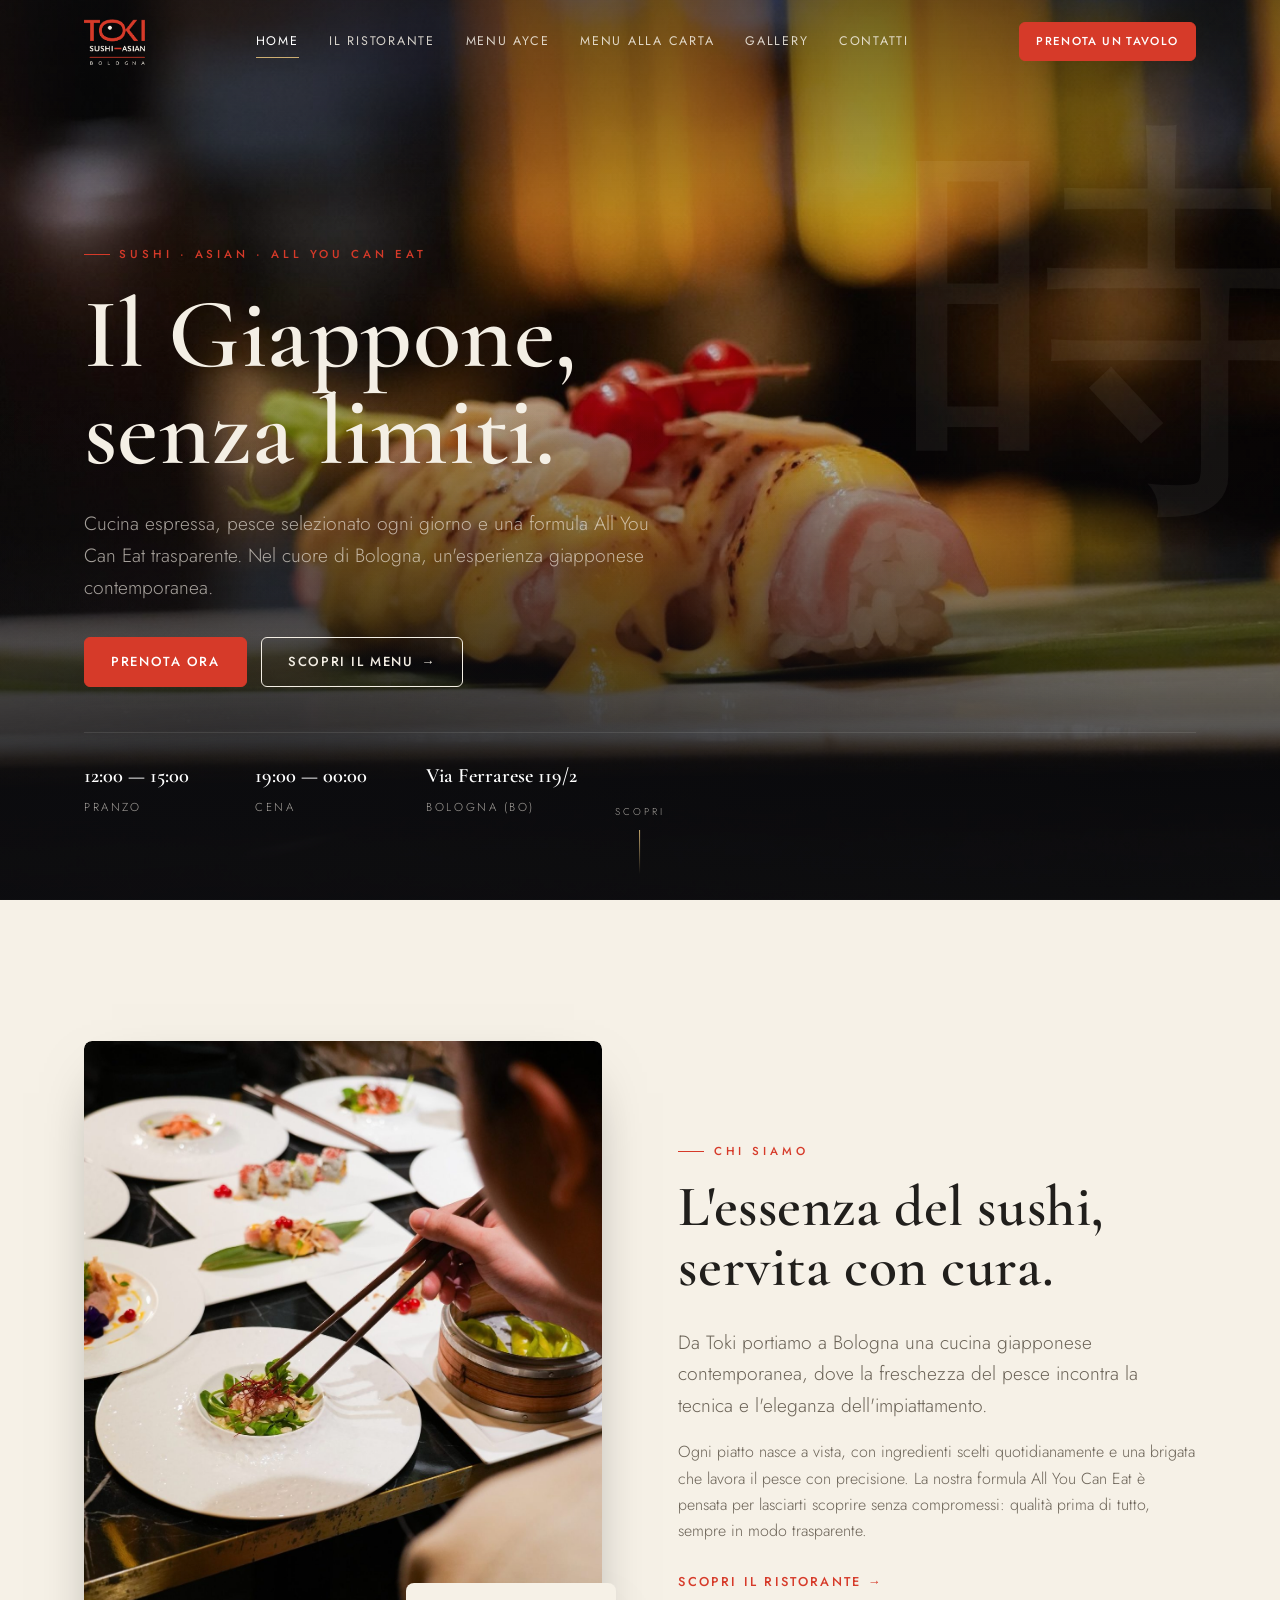
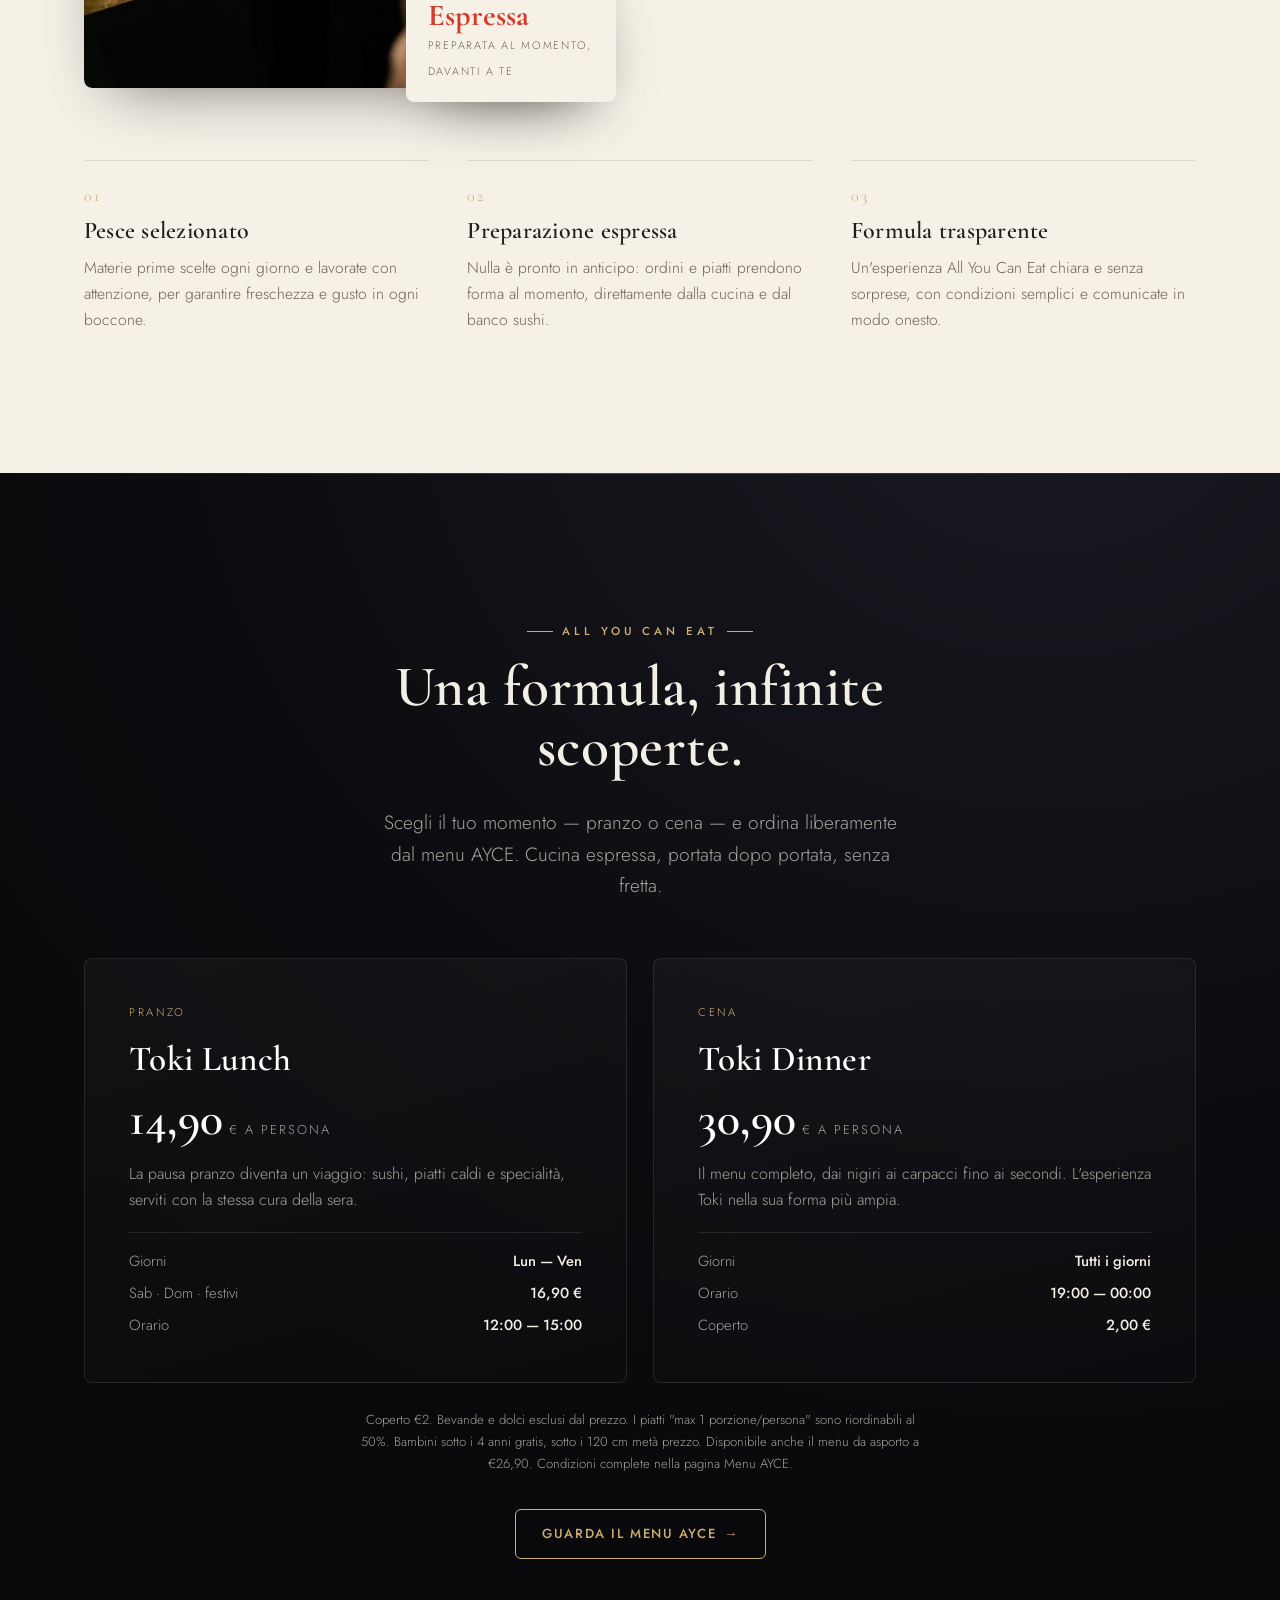
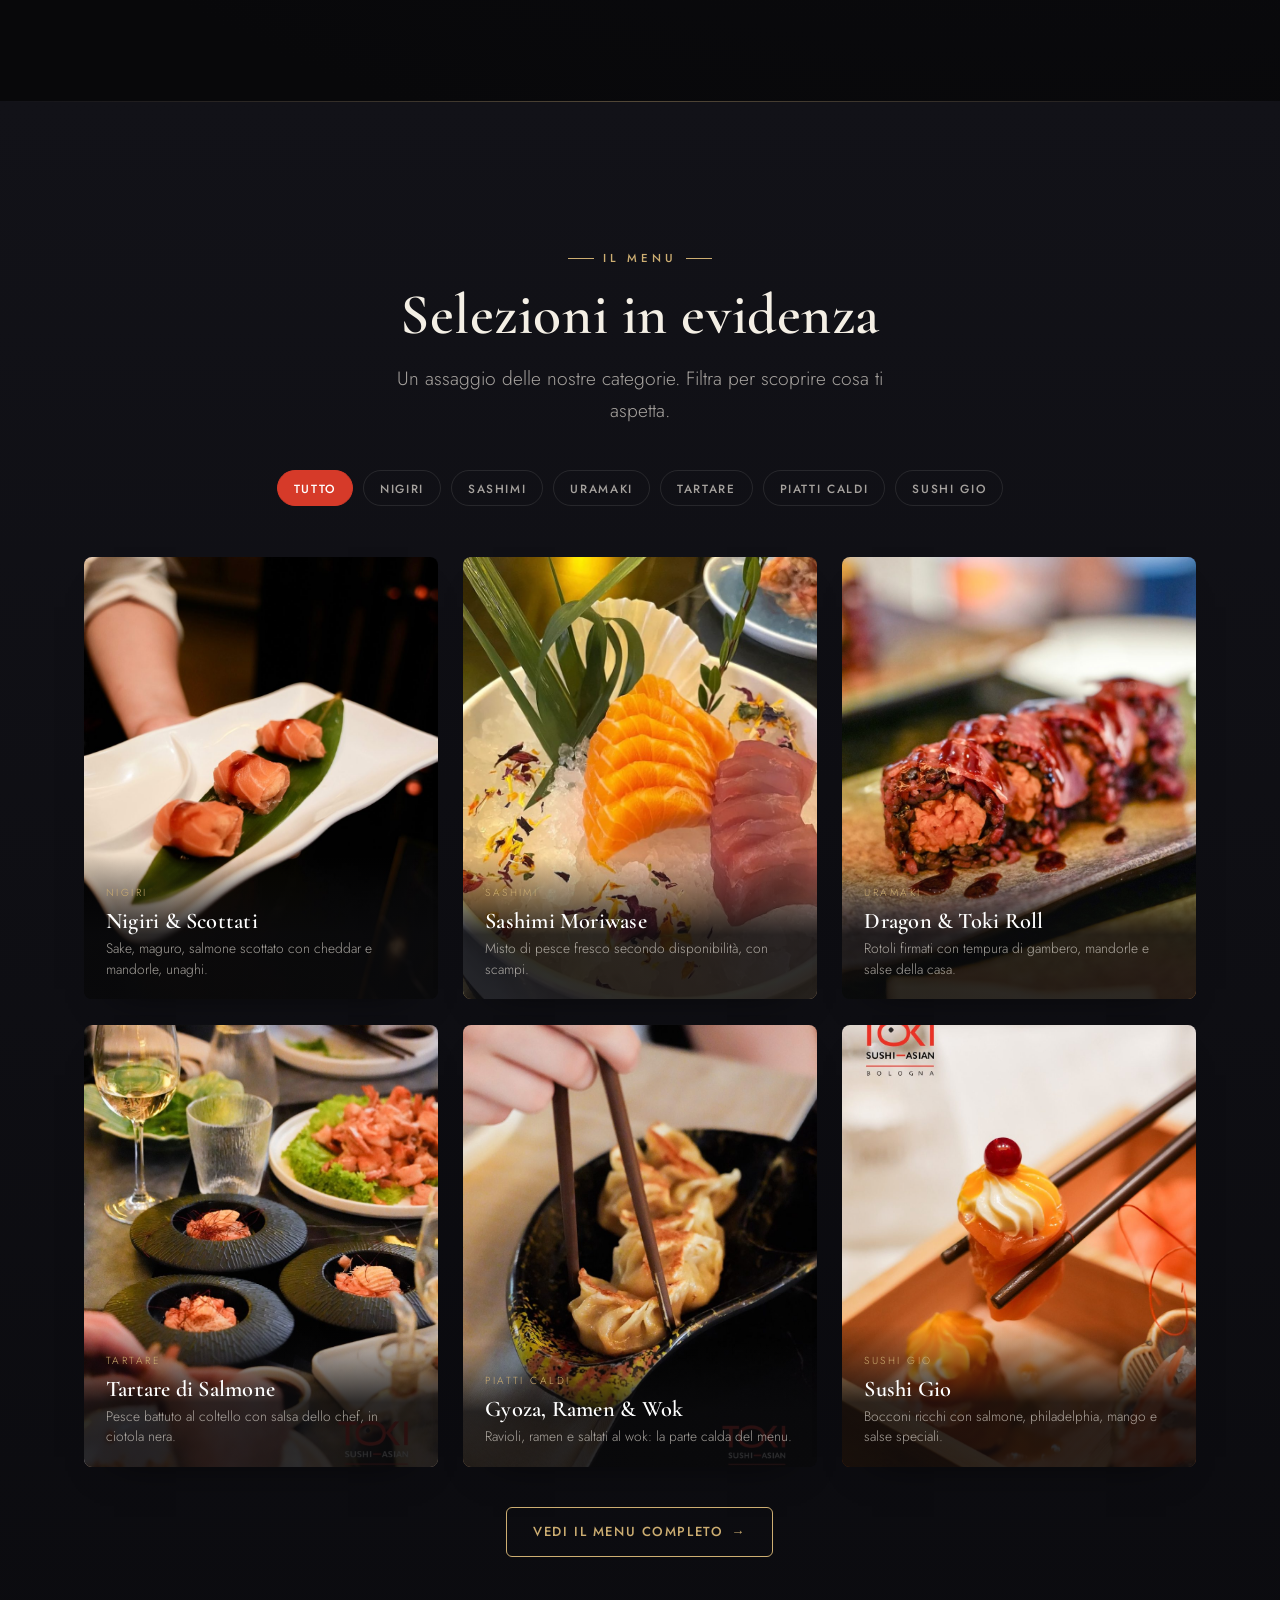
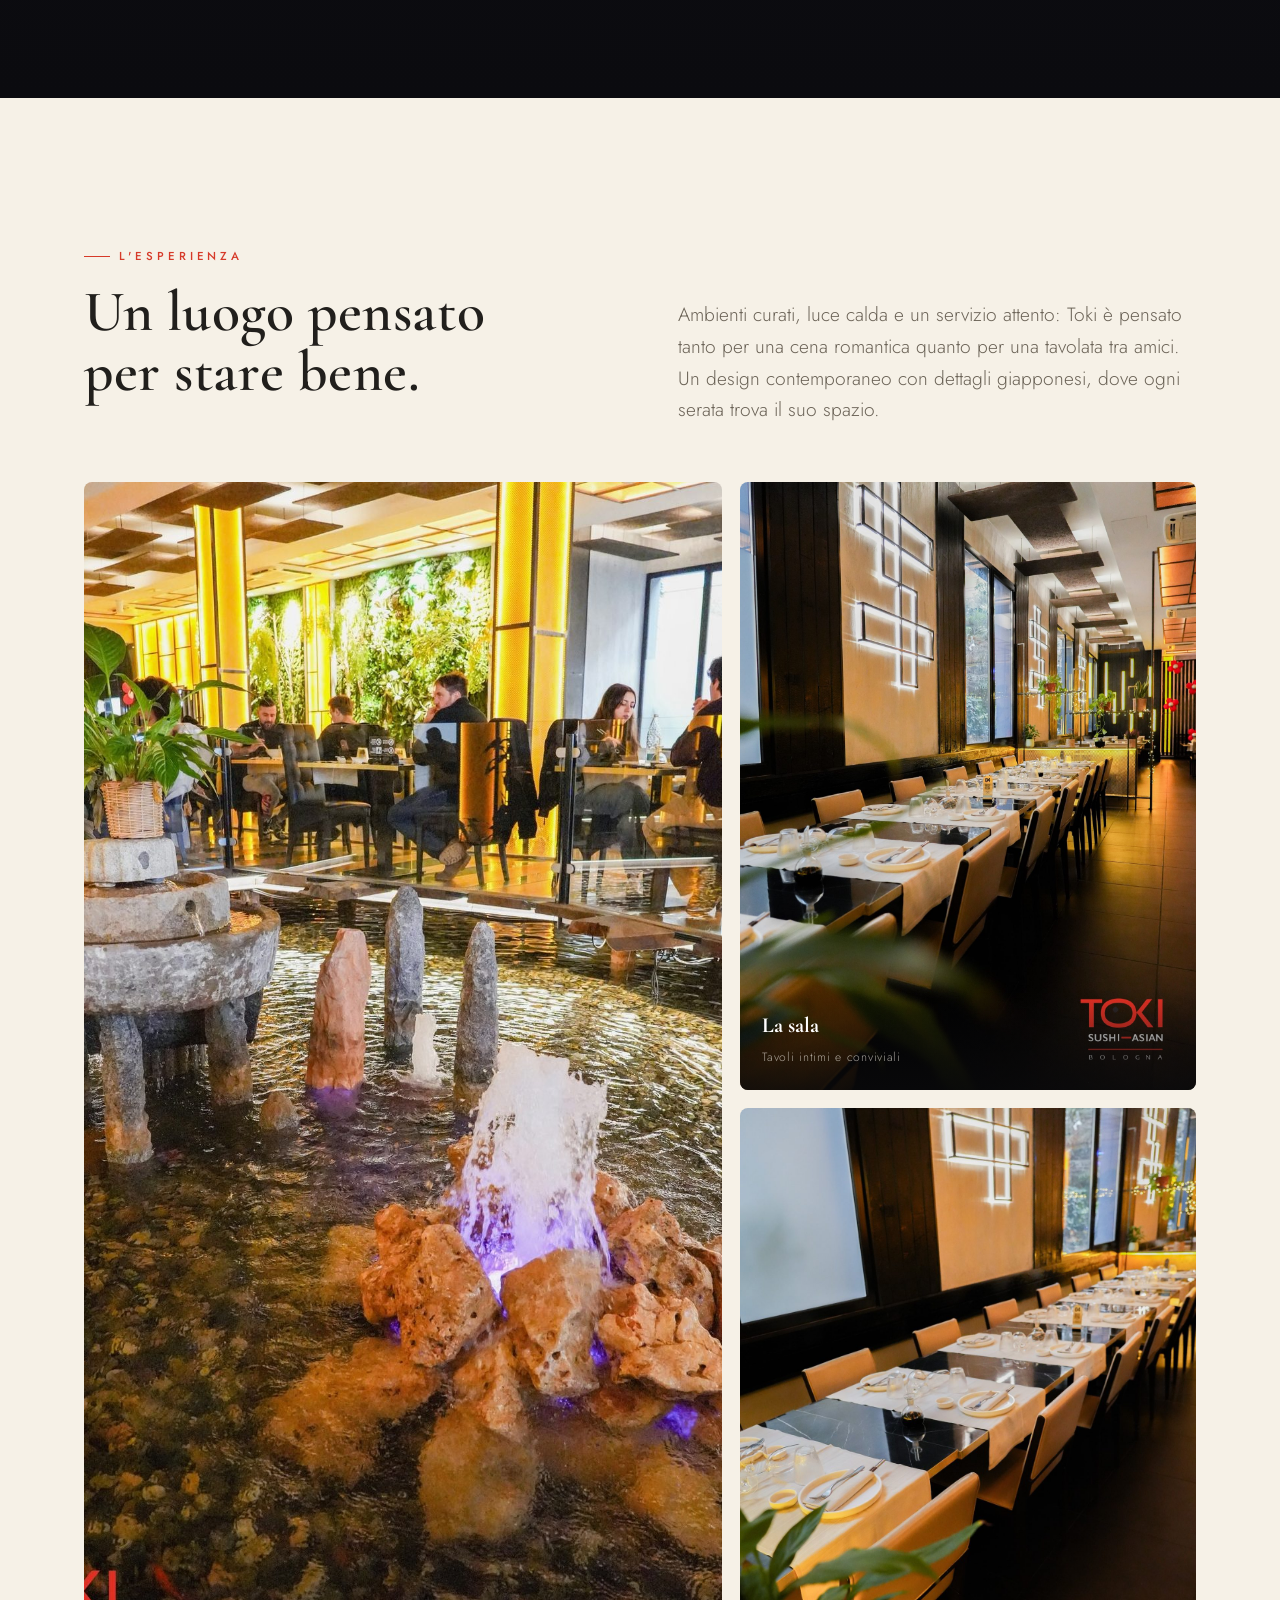
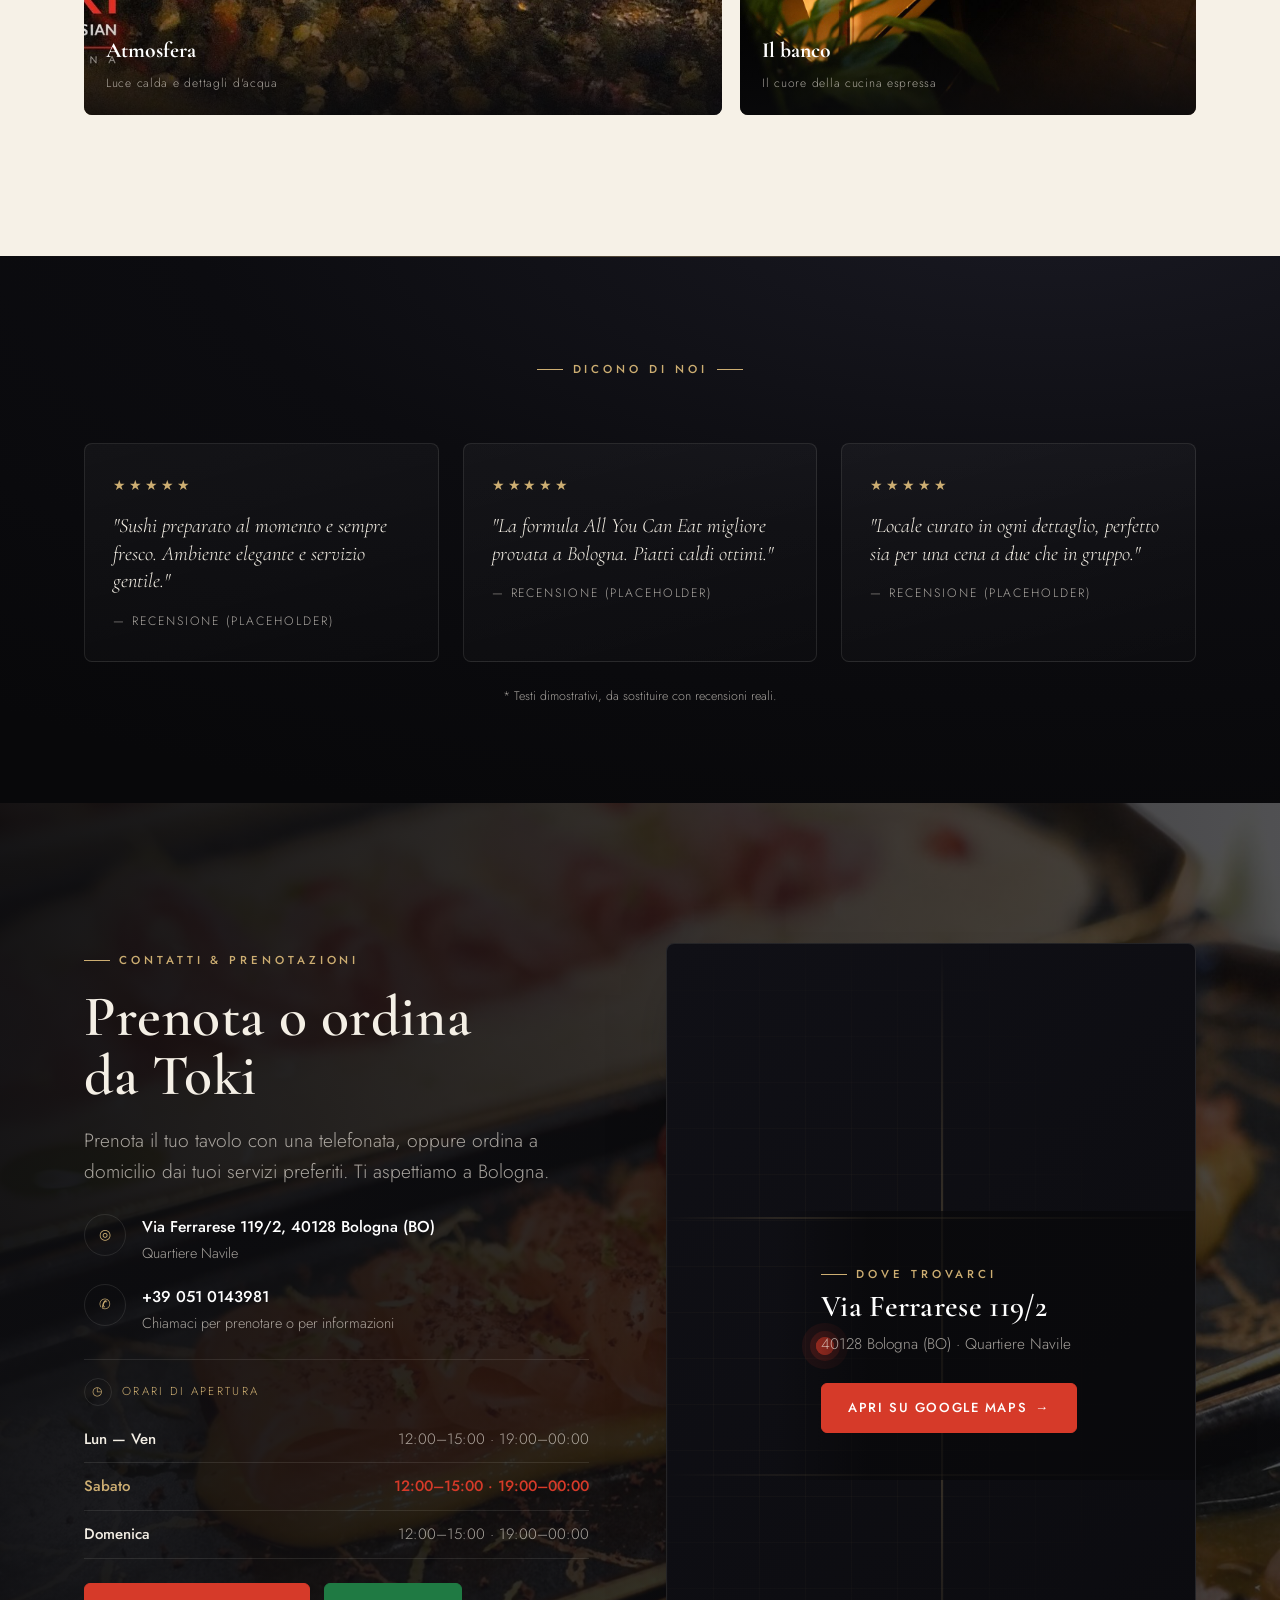
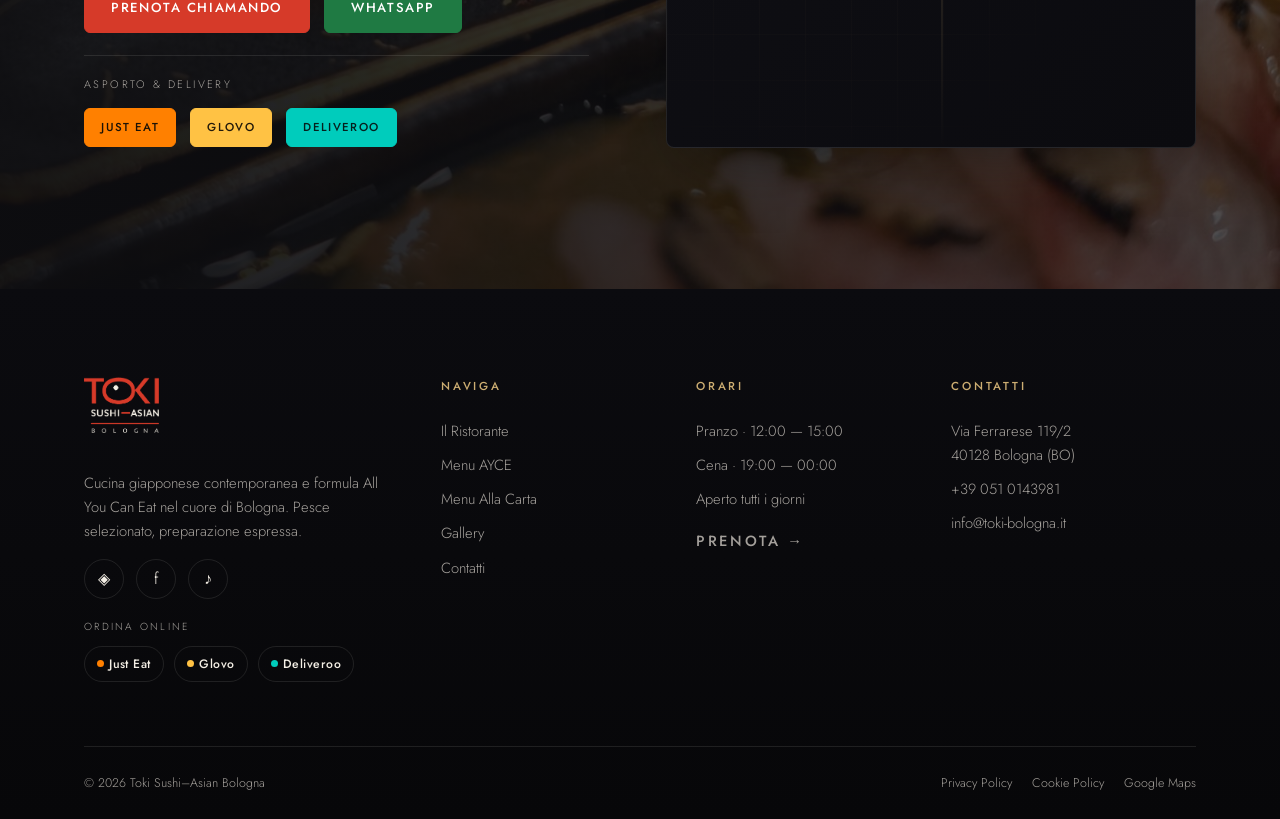
<file: index.html>
<!DOCTYPE html>
<html lang="it">
<head>
<meta charset="UTF-8" />
<meta name="viewport" content="width=device-width, initial-scale=1.0" />
<title>Toki Sushi–Asian Bologna | Sushi All You Can Eat & Cucina Espressa</title>
<meta name="description" content="Toki Sushi–Asian a Bologna: sushi All You Can Eat con cucina espressa, pesce selezionato e atmosfera contemporanea. Prenota il tuo tavolo per pranzo o cena." />
<meta name="theme-color" content="#0d0d10" />
<meta property="og:title" content="Toki Sushi–Asian Bologna | Il Giappone, senza limiti." />
<meta property="og:description" content="Sushi All You Can Eat e cucina espressa a Bologna. Pesce selezionato, preparazione al momento, atmosfera raffinata." />
<meta property="og:type" content="restaurant" />
<meta property="og:image" content="assets/img/hero.jpg" />
<meta property="og:locale" content="it_IT" />
<link rel="icon" href="assets/img/favicon.png" />
<link rel="preconnect" href="https://fonts.googleapis.com" />
<link rel="preconnect" href="https://fonts.gstatic.com" crossorigin />
<link href="https://fonts.googleapis.com/css2?family=Cormorant+Garamond:ital,wght@0,400;0,500;0,600;0,700;1,500;1,600&family=Jost:wght@300;400;500;600&display=swap" rel="stylesheet" />
<link rel="stylesheet" href="assets/css/style.css" />
<!-- Dati locali SEO -->
<script type="application/ld+json">
{
  "@context":"https://schema.org","@type":"Restaurant",
  "name":"Toki Sushi–Asian Bologna",
  "servesCuisine":["Giapponese","Sushi","Asiatica"],
  "priceRange":"€€",
  "address":{"@type":"PostalAddress","streetAddress":"Via Ferrarese 119/2","addressLocality":"Bologna","postalCode":"40128","addressCountry":"IT"},
  "telephone":"+39 051 0143981",
  "url":"https://www.tokisushibologna.it",
  "image":"assets/img/hero.jpg",
  "acceptsReservations":"True"
}
</script>
</head>
<body>

<!-- ===================== HEADER ===================== -->
<header class="site-header">
  <div class="container">
    <a class="brand" href="index.html" aria-label="Toki Sushi–Asian Bologna — Home">
      <img class="brand__img" src="assets/img/logo-light.png" alt="Toki Sushi-Asian Bologna" />
    </a>
    <nav class="nav" aria-label="Navigazione principale">
      <a href="index.html" aria-current="page">Home</a>
      <a href="il-ristorante.html">Il Ristorante</a>
      <a href="menu-ayce.html">Menu AYCE</a>
      <a href="menu-alla-carta.html">Menu Alla Carta</a>
      <a href="gallery.html">Gallery</a>
      <a href="contatti.html">Contatti</a>
    </nav>
    <div class="header-actions">
      <a class="btn btn--sm" href="contatti.html#prenota">Prenota un tavolo</a>
      <button class="hamburger" aria-label="Apri il menu" aria-expanded="false">
        <span></span><span></span><span></span>
      </button>
    </div>
  </div>
</header>

<!-- mobile drawer -->
<nav class="mobile-nav" aria-label="Menu mobile">
  <a href="index.html">Home</a>
  <a href="il-ristorante.html">Il Ristorante</a>
  <a href="menu-ayce.html">Menu AYCE</a>
  <a href="menu-alla-carta.html">Menu Alla Carta</a>
  <a href="gallery.html">Gallery</a>
  <a href="contatti.html">Contatti</a>
  <a class="btn" href="contatti.html#prenota">Prenota un tavolo</a>
  <div class="mobile-nav__contact">Via Ferrarese 119/2, Bologna · +39 051 0143981</div>
</nav>

<!-- ===================== HERO ===================== -->
<section class="hero">
  <div class="hero__media">
    <img src="assets/img/hero.jpg" alt="Nigiri scottato con dettaglio di frutti rossi da Toki Sushi Bologna" fetchpriority="high" />
  </div>
  <span class="hero__kanji" aria-hidden="true">時</span>
  <div class="hero__inner">
    <div class="container">
      <span class="kicker reveal">Sushi · Asian · All You Can Eat</span>
      <h1 class="display reveal" data-d="1">Il Giappone,<br />senza limiti.</h1>
      <p class="hero__sub reveal" data-d="2">Cucina espressa, pesce selezionato ogni giorno e una formula All You Can Eat trasparente. Nel cuore di Bologna, un'esperienza giapponese contemporanea.</p>
      <div class="btn-row reveal" data-d="3">
        <a class="btn" href="contatti.html#prenota">Prenota ora</a>
        <a class="btn btn--ghost" href="menu-ayce.html">Scopri il menu <span class="arrow">→</span></a>
      </div>
      <div class="hero__facts reveal" data-d="4">
        <div class="fact"><b>12:00 — 15:00</b><span>Pranzo</span></div>
        <div class="fact"><b>19:00 — 00:00</b><span>Cena</span></div>
        <div class="fact"><b>Via Ferrarese 119/2</b><span>Bologna (BO)</span></div>
      </div>
    </div>
  </div>
  <a class="scroll-cue" href="#concept" aria-label="Scorri">Scopri</a>
</section>

<!-- ===================== CONCEPT ===================== -->
<section class="section" id="concept">
  <div class="container">
    <div class="split">
      <div class="split__media reveal">
        <div class="media-frame media-frame--tall">
          <img src="assets/img/concept-plating.jpg" alt="Impiattamento espresso di sushi da Toki" />
        </div>
        <div class="media-badge">
          <b>Espressa</b><span>Preparata al momento, davanti a te</span>
        </div>
      </div>
      <div class="split__content reveal" data-d="1">
        <span class="kicker">Chi siamo</span>
        <h2 class="h-section" style="margin:.3em 0 .5em">L'essenza del sushi, servita con cura.</h2>
        <div class="stack">
          <p class="lead">Da Toki portiamo a Bologna una cucina giapponese contemporanea, dove la freschezza del pesce incontra la tecnica e l'eleganza dell'impiattamento.</p>
          <p style="color:var(--txt-muted)">Ogni piatto nasce a vista, con ingredienti scelti quotidianamente e una brigata che lavora il pesce con precisione. La nostra formula All You Can Eat è pensata per lasciarti scoprire senza compromessi: qualità prima di tutto, sempre in modo trasparente.</p>
        </div>
        <div class="btn-row" style="margin-top:26px">
          <a class="textlink" href="il-ristorante.html">Scopri il ristorante <span class="arrow">→</span></a>
        </div>
      </div>
    </div>

    <div class="values">
      <div class="value reveal"><span class="value__num">01</span><h4>Pesce selezionato</h4><p>Materie prime scelte ogni giorno e lavorate con attenzione, per garantire freschezza e gusto in ogni boccone.</p></div>
      <div class="value reveal" data-d="1"><span class="value__num">02</span><h4>Preparazione espressa</h4><p>Nulla è pronto in anticipo: ordini e piatti prendono forma al momento, direttamente dalla cucina e dal banco sushi.</p></div>
      <div class="value reveal" data-d="2"><span class="value__num">03</span><h4>Formula trasparente</h4><p>Un'esperienza All You Can Eat chiara e senza sorprese, con condizioni semplici e comunicate in modo onesto.</p></div>
    </div>
  </div>
</section>

<!-- ===================== AYCE ===================== -->
<section class="section ayce bg-ink on-dark">
  <div class="container">
    <div class="center" style="max-width:60ch;margin-inline:auto">
      <span class="kicker center">All You Can Eat</span>
      <h2 class="h-section" style="margin:.3em 0 .5em">Una formula, infinite scoperte.</h2>
      <p class="lead mx-auto">Scegli il tuo momento — pranzo o cena — e ordina liberamente dal menu AYCE. Cucina espressa, portata dopo portata, senza fretta.</p>
    </div>

    <div class="ayce__grid">
      <div class="formula-card reveal">
        <span class="formula-card__tag">Pranzo</span>
        <h3>Toki Lunch</h3>
        <div class="formula-card__price"><b>14,90</b><span>€ a persona</span></div>
        <p style="color:var(--txt-light-2)">La pausa pranzo diventa un viaggio: sushi, piatti caldi e specialità, serviti con la stessa cura della sera.</p>
        <div class="formula-card__meta">
          <div><span>Giorni</span><b>Lun — Ven</b></div>
          <div><span>Sab · Dom · festivi</span><b>16,90 €</b></div>
          <div><span>Orario</span><b>12:00 — 15:00</b></div>
        </div>
      </div>
      <div class="formula-card reveal" data-d="1">
        <span class="formula-card__tag">Cena</span>
        <h3>Toki Dinner</h3>
        <div class="formula-card__price"><b>30,90</b><span>€ a persona</span></div>
        <p style="color:var(--txt-light-2)">Il menu completo, dai nigiri ai carpacci fino ai secondi. L'esperienza Toki nella sua forma più ampia.</p>
        <div class="formula-card__meta">
          <div><span>Giorni</span><b>Tutti i giorni</b></div>
          <div><span>Orario</span><b>19:00 — 00:00</b></div>
          <div><span>Coperto</span><b>2,00 €</b></div>
        </div>
      </div>
    </div>
    <p class="ayce__note">Coperto €2. Bevande e dolci esclusi dal prezzo. I piatti "max 1 porzione/persona" sono riordinabili al 50%. Bambini sotto i 4 anni gratis, sotto i 120 cm metà prezzo. Disponibile anche il menu da asporto a €26,90. Condizioni complete nella pagina Menu AYCE.</p>
    <div class="center" style="margin-top:34px">
      <a class="btn btn--gold" href="menu-ayce.html">Guarda il menu AYCE <span class="arrow">→</span></a>
    </div>
  </div>
</section>

<!-- ===================== MENU HIGHLIGHT ===================== -->
<section class="section bg-ink-1 on-dark">
  <div class="container">
    <div class="center" style="max-width:60ch;margin-inline:auto">
      <span class="kicker center">Il Menu</span>
      <h2 class="h-section" style="margin:.3em 0 .3em">Selezioni in evidenza</h2>
      <p class="lead mx-auto">Un assaggio delle nostre categorie. Filtra per scoprire cosa ti aspetta.</p>
    </div>

    <div class="tabs" data-tabset data-target="#menu-grid">
      <button class="tab active" data-filter="all">Tutto</button>
      <button class="tab" data-filter="nigiri">Nigiri</button>
      <button class="tab" data-filter="sashimi">Sashimi</button>
      <button class="tab" data-filter="uramaki">Uramaki</button>
      <button class="tab" data-filter="tartare">Tartare</button>
      <button class="tab" data-filter="caldi">Piatti caldi</button>
      <button class="tab" data-filter="gio">Sushi Gio</button>
    </div>

    <div class="menu-grid" id="menu-grid">
      <article class="dish reveal" data-cat="nigiri">
        <div class="dish__img"><img src="assets/img/cat-nigiri.jpg" alt="Nigiri Toki" /></div>
        <div class="dish__body"><span class="dish__cat">Nigiri</span><h4>Nigiri &amp; Scottati</h4><p>Sake, maguro, salmone scottato con cheddar e mandorle, unaghi.</p></div>
      </article>
      <article class="dish reveal" data-cat="sashimi" data-d="1">
        <div class="dish__img"><img src="assets/img/cat-sashimi.jpg" alt="Sashimi misto su ghiaccio" /></div>
        <div class="dish__body"><span class="dish__cat">Sashimi</span><h4>Sashimi Moriwase</h4><p>Misto di pesce fresco secondo disponibilità, con scampi.</p></div>
      </article>
      <article class="dish reveal" data-cat="uramaki" data-d="2">
        <div class="dish__img"><img src="assets/img/cat-uramaki.jpg" alt="Uramaki speciale" /></div>
        <div class="dish__body"><span class="dish__cat">Uramaki</span><h4>Dragon &amp; Toki Roll</h4><p>Rotoli firmati con tempura di gambero, mandorle e salse della casa.</p></div>
      </article>
      <article class="dish reveal" data-cat="tartare">
        <div class="dish__img"><img src="assets/img/cat-tartare.jpg" alt="Tartare di pesce" /></div>
        <div class="dish__body"><span class="dish__cat">Tartare</span><h4>Tartare di Salmone</h4><p>Pesce battuto al coltello con salsa dello chef, in ciotola nera.</p></div>
      </article>
      <article class="dish reveal" data-cat="caldi" data-d="1">
        <div class="dish__img"><img src="assets/img/cat-caldi.jpg" alt="Gyoza in padella" /></div>
        <div class="dish__body"><span class="dish__cat">Piatti caldi</span><h4>Gyoza, Ramen &amp; Wok</h4><p>Ravioli, ramen e saltati al wok: la parte calda del menu.</p></div>
      </article>
      <article class="dish reveal" data-cat="gio" data-d="2">
        <div class="dish__img"><img src="assets/img/cat-dessert.jpg" alt="Sushi Gio Toki" /></div>
        <div class="dish__body"><span class="dish__cat">Sushi Gio</span><h4>Sushi Gio</h4><p>Bocconi ricchi con salmone, philadelphia, mango e salse speciali.</p></div>
      </article>
    </div>

    <div class="center" style="margin-top:40px">
      <a class="btn btn--gold" href="menu-alla-carta.html">Vedi il menu completo <span class="arrow">→</span></a>
    </div>
  </div>
</section>

<!-- ===================== EXPERIENCE ===================== -->
<section class="section">
  <div class="container">
    <div class="split" style="align-items:end">
      <div class="reveal">
        <span class="kicker">L'esperienza</span>
        <h2 class="h-section" style="margin:.3em 0 .4em">Un luogo pensato<br />per stare bene.</h2>
      </div>
      <p class="lead reveal" data-d="1">Ambienti curati, luce calda e un servizio attento: Toki è pensato tanto per una cena romantica quanto per una tavolata tra amici. Un design contemporaneo con dettagli giapponesi, dove ogni serata trova il suo spazio.</p>
    </div>

    <div class="exp-grid">
      <figure class="exp-a reveal"><img src="assets/img/exp-fire.jpg" alt="Dettaglio scenografico dell'ambiente Toki" /><figcaption><b>Atmosfera</b><span>Luce calda e dettagli d'acqua</span></figcaption></figure>
      <figure class="reveal" data-d="1"><img src="assets/img/exp-hall.jpg" alt="Sala interna del ristorante Toki" /><figcaption><b>La sala</b><span>Tavoli intimi e conviviali</span></figcaption></figure>
      <figure class="reveal" data-d="2"><img src="assets/img/exp-counter.jpg" alt="Banco sushi di Toki" /><figcaption><b>Il banco</b><span>Il cuore della cucina espressa</span></figcaption></figure>
    </div>
  </div>
</section>

<!-- ===================== REVIEWS (placeholder) ===================== -->
<section class="section--tight section bg-ink on-dark">
  <div class="container">
    <div class="center"><span class="kicker center">Dicono di noi</span></div>
    <div class="quotes">
      <blockquote class="quote reveal"><div class="quote__stars">★★★★★</div><p>"Sushi preparato al momento e sempre fresco. Ambiente elegante e servizio gentile."</p><cite>— Recensione (placeholder)</cite></blockquote>
      <blockquote class="quote reveal" data-d="1"><div class="quote__stars">★★★★★</div><p>"La formula All You Can Eat migliore provata a Bologna. Piatti caldi ottimi."</p><cite>— Recensione (placeholder)</cite></blockquote>
      <blockquote class="quote reveal" data-d="2"><div class="quote__stars">★★★★★</div><p>"Locale curato in ogni dettaglio, perfetto sia per una cena a due che in gruppo."</p><cite>— Recensione (placeholder)</cite></blockquote>
    </div>
    <p class="center" style="margin-top:24px;font-size:.78rem;color:var(--txt-light-2)">* Testi dimostrativi, da sostituire con recensioni reali.</p>
  </div>
</section>

<!-- ===================== CONTATTI & PRENOTAZIONI ===================== -->
<section class="section booking on-dark" id="prenota">
  <div class="booking__bg"><img src="assets/img/booking-bg.jpg" alt="" aria-hidden="true" /></div>
  <div class="container">
    <div class="booking__grid">
      <div class="booking__info reveal">
        <span class="kicker">Contatti &amp; Prenotazioni</span>
        <h2 class="h-section" style="margin:.3em 0 .3em">Prenota o ordina<br />da Toki</h2>
        <p class="lead">Prenota il tuo tavolo con una telefonata, oppure ordina a domicilio dai tuoi servizi preferiti. Ti aspettiamo a Bologna.</p>
        <ul class="info-list">
          <li><span class="ic">◎</span><div><b>Via Ferrarese 119/2, 40128 Bologna (BO)</b><span>Quartiere Navile</span></div></li>
          <li><span class="ic">✆</span><div><b><a href="tel:+390510143981">+39 051 0143981</a></b><span>Chiamaci per prenotare o per informazioni</span></div></li>
        </ul>
        <div class="hours-block">
          <span class="hours-block__label"><span class="ic">◷</span> Orari di apertura</span>
          <table class="hours-table">
            <tr data-days="1,2,3,4,5"><td>Lun — Ven</td><td>12:00–15:00 · 19:00–00:00</td></tr>
            <tr data-days="6"><td>Sabato</td><td>12:00–15:00 · 19:00–00:00</td></tr>
            <tr data-days="0"><td>Domenica</td><td>12:00–15:00 · 19:00–00:00</td></tr>
          </table>
        </div>
        <div class="btn-row" style="margin-top:24px">
          <a class="btn" href="tel:+390510143981">Prenota chiamando</a>
          <a class="btn wa-btn" href="https://wa.me/390510143981" target="_blank" rel="noopener">WhatsApp</a>
        </div>
        <div class="deliv-band">
          <span style="font-size:.68rem;letter-spacing:.22em;text-transform:uppercase;color:var(--txt-light-2);width:100%">Asporto &amp; Delivery</span>
          <a class="btn btn--sm btn--je" href="https://www.justeat.it/restaurants-toki-sushi-asian-bologna-40128/menu" target="_blank" rel="noopener">Just Eat</a>
          <a class="btn btn--sm btn--gl" href="https://glovoapp.com/it/it/bologna/stores/toki-sushi-asian-bol" target="_blank" rel="noopener">Glovo</a>
          <a class="btn btn--sm btn--dl" href="https://deliveroo.it/it/menu/Bologna/bolognina/toki-sushi-asian-boce" target="_blank" rel="noopener">Deliveroo</a>
        </div>
      </div>

      <div class="reveal booking__map-col" data-d="1">
        <div class="map-card map-card--fill">
          <div class="map-card__grid"></div>
          <div class="map-card__road">
            <span style="top:34%;left:0;right:0"></span>
            <span style="top:66%;left:0;right:0;opacity:.5"></span>
            <span style="top:0;bottom:0;left:52%;width:2px;height:auto;background:linear-gradient(180deg,transparent,rgba(205,174,114,.3),transparent)"></span>
          </div>
          <div class="map-card__pin"><div class="dotpin"></div></div>
          <div class="map-card__body">
            <span class="kicker">Dove trovarci</span>
            <h3>Via Ferrarese 119/2</h3>
            <p>40128 Bologna (BO) · Quartiere Navile</p>
            <a class="btn" href="https://www.google.com/maps/search/?api=1&query=Toki+Sushi-Asian+Via+Ferrarese+119%2F2+Bologna" target="_blank" rel="noopener">Apri su Google Maps <span class="arrow">→</span></a>
          </div>
        </div>
      </div>
    </div>
  </div>
</section>

<!-- ===================== FOOTER ===================== -->
<footer class="site-footer">
  <div class="container">
    <div class="footer-top">
      <div class="footer-brand">
        <a class="brand" href="index.html">
          <img class="brand__img" src="assets/img/logo-light.png" alt="Toki Sushi-Asian Bologna" />
        </a>
        <p>Cucina giapponese contemporanea e formula All You Can Eat nel cuore di Bologna. Pesce selezionato, preparazione espressa.</p>
        <div class="socials"><a href="https://www.instagram.com/toki_sushiasianbologna/" target="_blank" rel="noopener" aria-label="Instagram">◈</a><a href="https://www.facebook.com/tokisushiasianbologna" target="_blank" rel="noopener" aria-label="Facebook">f</a><a href="https://www.tiktok.com/@tokisushiasian" target="_blank" rel="noopener" aria-label="TikTok">♪</a></div><div class="delivery-links"><span class="delivery-links__label">Ordina online</span><a class="deliv deliv--je" href="https://www.justeat.it/restaurants-toki-sushi-asian-bologna-40128/menu" target="_blank" rel="noopener">Just Eat</a><a class="deliv deliv--gl" href="https://glovoapp.com/it/it/bologna/stores/toki-sushi-asian-bol" target="_blank" rel="noopener">Glovo</a><a class="deliv deliv--dl" href="https://deliveroo.it/it/menu/Bologna/bolognina/toki-sushi-asian-boce" target="_blank" rel="noopener">Deliveroo</a></div>
      </div>
      <div class="footer-col">
        <h5>Naviga</h5>
        <a href="il-ristorante.html">Il Ristorante</a>
        <a href="menu-ayce.html">Menu AYCE</a>
        <a href="menu-alla-carta.html">Menu Alla Carta</a>
        <a href="gallery.html">Gallery</a>
        <a href="contatti.html">Contatti</a>
      </div>
      <div class="footer-col">
        <h5>Orari</h5>
        <p>Pranzo · 12:00 — 15:00</p>
        <p>Cena · 19:00 — 00:00</p>
        <p>Aperto tutti i giorni</p>
        <a href="contatti.html#prenota" class="textlink" style="margin-top:8px">Prenota →</a>
      </div>
      <div class="footer-col">
        <h5>Contatti</h5>
        <p>Via Ferrarese 119/2<br />40128 Bologna (BO)</p>
        <a href="tel:+390510143981">+39 051 0143981</a>
        <a href="mailto:info@toki-bologna.it">info@toki-bologna.it</a>
      </div>
    </div>
    <div class="footer-bottom">
      <span>© <span data-year>2026</span> Toki Sushi–Asian Bologna</span>
      <div class="footer-legal">
        <a href="privacy.html">Privacy Policy</a>
        <a href="cookie.html">Cookie Policy</a>
        <a href="https://www.google.com/maps/search/?api=1&query=Toki+Sushi-Asian+Via+Ferrarese+119%2F2+Bologna" target="_blank" rel="noopener">Google Maps</a>
      </div>
    </div>
  </div>
</footer>

<script src="assets/js/main.js"></script>
</body>
</html>
</file>
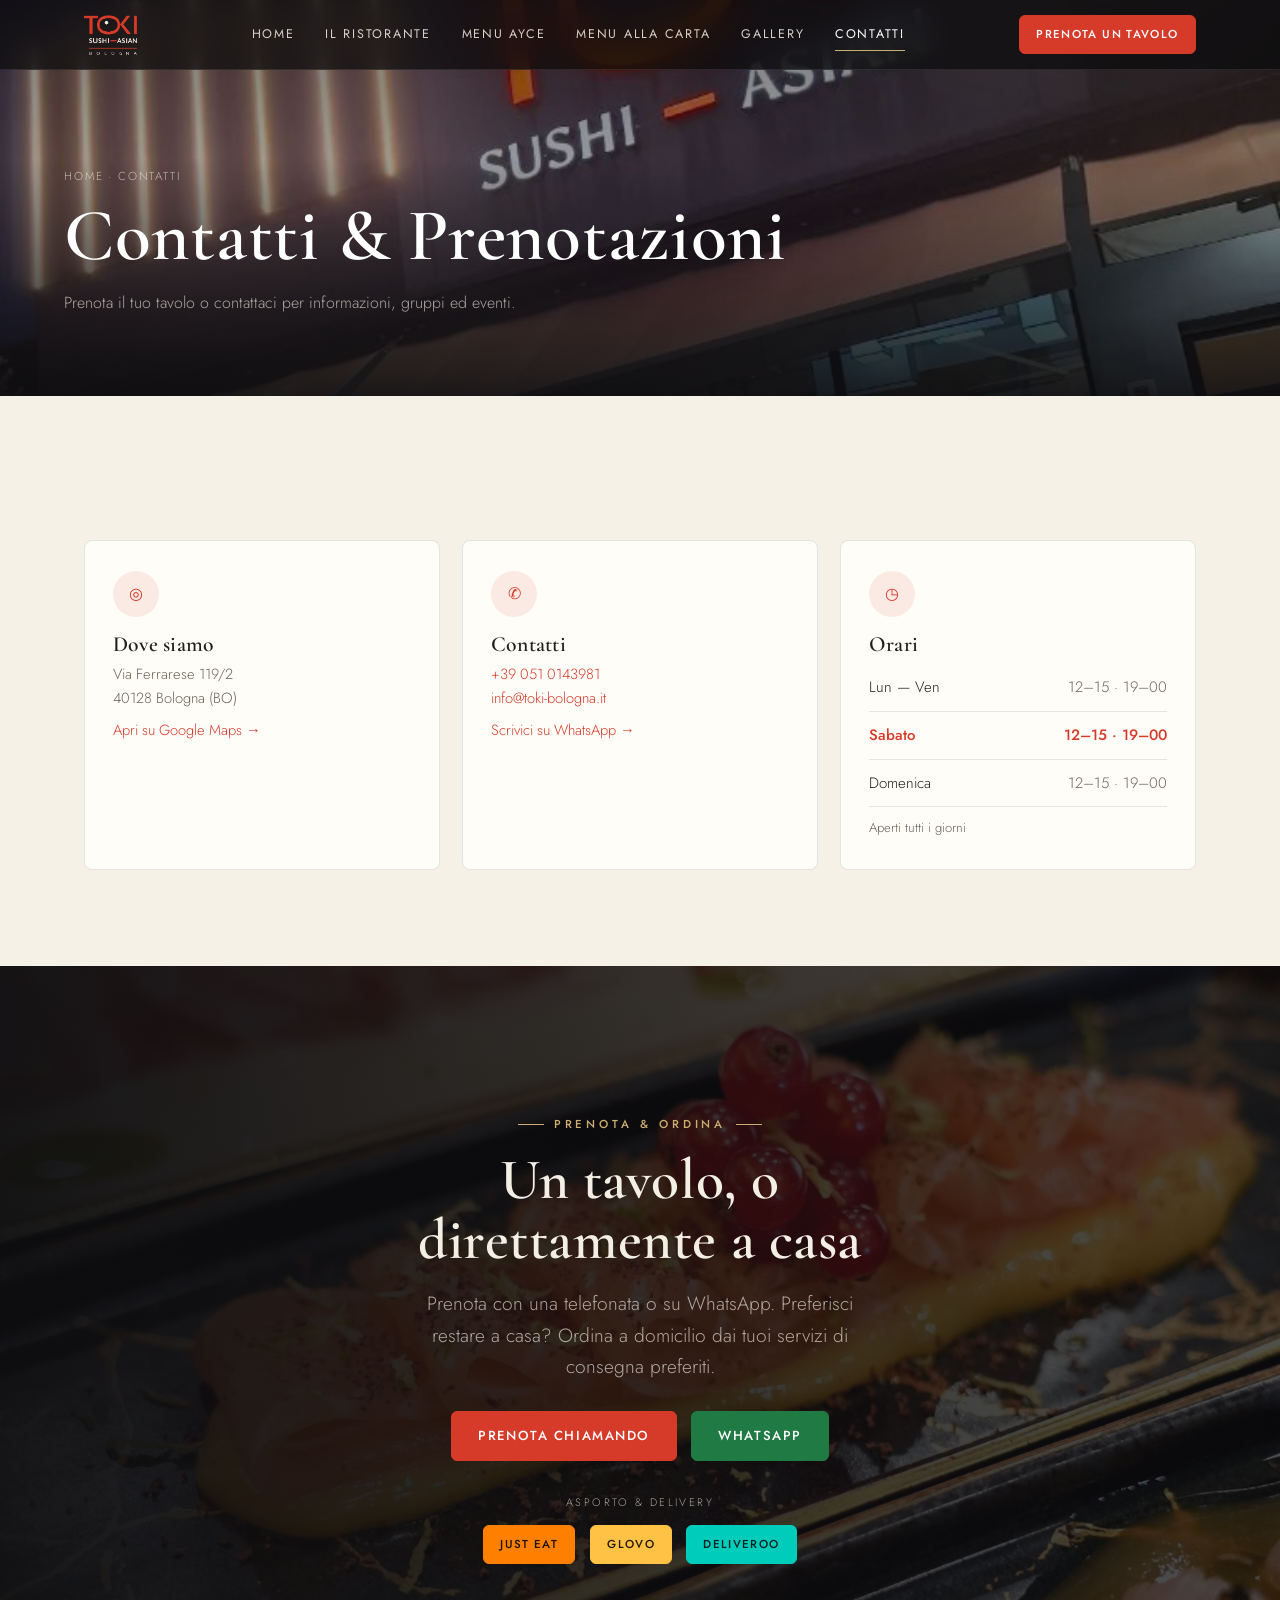
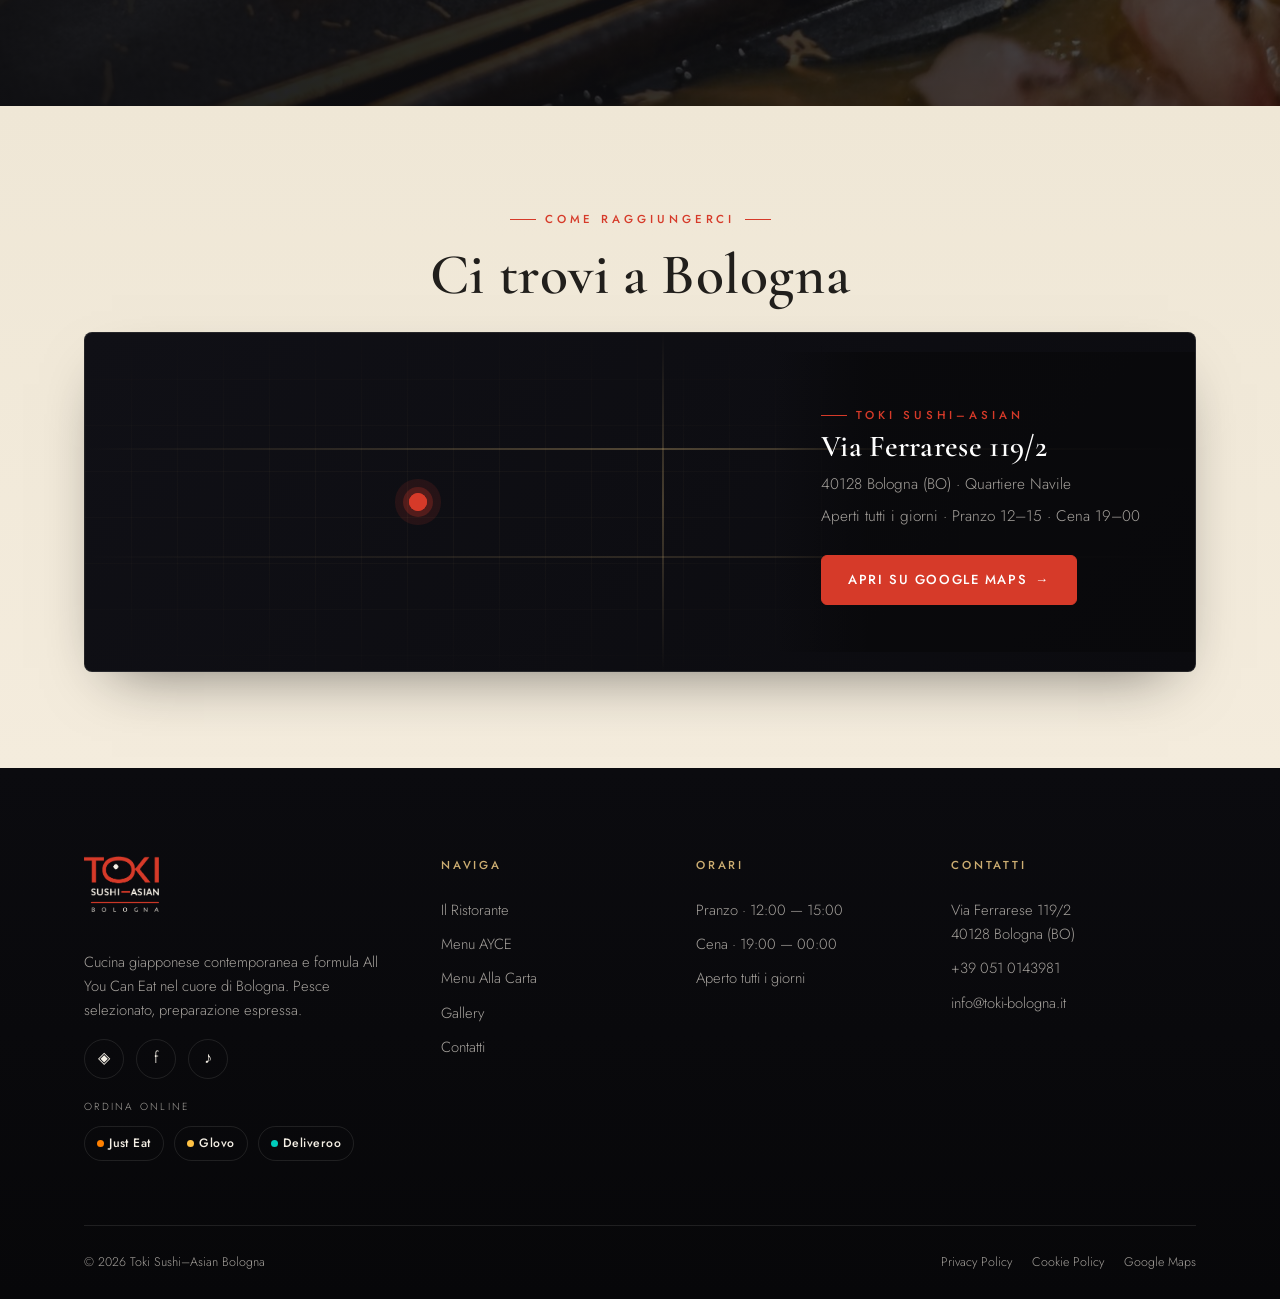
<file: contatti.html>
<!DOCTYPE html>
<html lang="it">
<head>
<meta charset="UTF-8" />
<meta name="viewport" content="width=device-width, initial-scale=1.0" />
<title>Contatti e Prenotazioni | Toki Sushi–Asian Bologna</title>
<meta name="description" content="Contatti Toki Sushi–Asian Bologna: prenota chiamando o su WhatsApp, indirizzo, orari, mappa e ordini a domicilio su Just Eat, Glovo e Deliveroo." />
<meta name="theme-color" content="#0d0d10" />
<link rel="icon" href="assets/img/favicon.png" />
<link rel="preconnect" href="https://fonts.googleapis.com" />
<link rel="preconnect" href="https://fonts.gstatic.com" crossorigin />
<link href="https://fonts.googleapis.com/css2?family=Cormorant+Garamond:ital,wght@0,400;0,500;0,600;0,700;1,500;1,600&family=Jost:wght@300;400;500;600&display=swap" rel="stylesheet" />
<link rel="stylesheet" href="assets/css/style.css" />
</head>
<body>

<header class="site-header solid">
  <div class="container">
    <a class="brand" href="index.html"><img class="brand__img" src="assets/img/logo-light.png" alt="Toki Sushi-Asian Bologna" /></a>
    <nav class="nav" aria-label="Navigazione principale">
      <a href="index.html">Home</a><a href="il-ristorante.html">Il Ristorante</a><a href="menu-ayce.html">Menu AYCE</a>
      <a href="menu-alla-carta.html">Menu Alla Carta</a><a href="gallery.html">Gallery</a><a href="contatti.html" aria-current="page">Contatti</a>
    </nav>
    <div class="header-actions">
      <a class="btn btn--sm" href="#prenota">Prenota un tavolo</a>
      <button class="hamburger" aria-label="Apri il menu" aria-expanded="false"><span></span><span></span><span></span></button>
    </div>
  </div>
</header>
<nav class="mobile-nav" aria-label="Menu mobile">
  <a href="index.html">Home</a><a href="il-ristorante.html">Il Ristorante</a><a href="menu-ayce.html">Menu AYCE</a>
  <a href="menu-alla-carta.html">Menu Alla Carta</a><a href="gallery.html">Gallery</a><a href="contatti.html">Contatti</a>
  <a class="btn" href="#prenota">Prenota un tavolo</a>
  <div class="mobile-nav__contact">Via Ferrarese 119/2, Bologna · +39 051 0143981</div>
</nav>

<section class="page-hero" style="min-height:44vh">
  <div class="page-hero__media"><img src="assets/img/exterior.jpg" alt="Ingresso del ristorante Toki a Bologna" /></div>
  <div class="page-hero__inner">
    <div class="container">
      <p class="crumbs reveal"><a href="index.html">Home</a> · Contatti</p>
      <h1 class="reveal" data-d="1">Contatti &amp; Prenotazioni</h1>
      <p class="reveal" data-d="2">Prenota il tuo tavolo o contattaci per informazioni, gruppi ed eventi.</p>
    </div>
  </div>
</section>

<!-- INFO CARDS -->
<section class="section--tight section">
  <div class="container">
    <div class="info-cards">
      <div class="info-card reveal">
        <span class="ic">◎</span>
        <h4>Dove siamo</h4>
        <p>Via Ferrarese 119/2<br />40128 Bologna (BO)</p>
        <p style="margin-top:8px"><a href="https://www.google.com/maps/search/?api=1&query=Toki+Sushi-Asian+Via+Ferrarese+119%2F2+Bologna" target="_blank" rel="noopener">Apri su Google Maps →</a></p>
      </div>
      <div class="info-card reveal" data-d="1">
        <span class="ic">✆</span>
        <h4>Contatti</h4>
        <p><a href="tel:+390510143981">+39 051 0143981</a></p>
        <p><a href="mailto:info@toki-bologna.it">info@toki-bologna.it</a></p>
        <p style="margin-top:8px"><a href="https://wa.me/390510143981" target="_blank" rel="noopener">Scrivici su WhatsApp →</a></p>
      </div>
      <div class="info-card reveal" data-d="2">
        <span class="ic">◷</span>
        <h4>Orari</h4>
        <table class="hours-table">
          <tr data-days="1,2,3,4,5"><td>Lun — Ven</td><td>12–15 · 19–00</td></tr>
          <tr data-days="6"><td>Sabato</td><td>12–15 · 19–00</td></tr>
          <tr data-days="0"><td>Domenica</td><td>12–15 · 19–00</td></tr>
        </table>
        <p style="margin-top:10px;font-size:.82rem;color:var(--txt-muted)">Aperti tutti i giorni</p>
      </div>
    </div>
  </div>
</section>

<!-- PRENOTA & ORDINA -->
<section class="section booking on-dark" id="prenota">
  <div class="booking__bg"><img src="assets/img/booking-bg.jpg" alt="" aria-hidden="true" /></div>
  <div class="container center" style="position:relative;z-index:2;max-width:66ch;margin-inline:auto">
    <span class="kicker center reveal">Prenota &amp; Ordina</span>
    <h2 class="h-section reveal" data-d="1" style="margin:.3em 0 .3em">Un tavolo, o direttamente a casa</h2>
    <p class="lead mx-auto reveal" data-d="2">Prenota con una telefonata o su WhatsApp. Preferisci restare a casa? Ordina a domicilio dai tuoi servizi di consegna preferiti.</p>
    <div class="btn-row reveal" data-d="2" style="justify-content:center;margin-top:28px">
      <a class="btn" href="tel:+390510143981">Prenota chiamando</a>
      <a class="btn wa-btn" href="https://wa.me/390510143981" target="_blank" rel="noopener">WhatsApp</a>
    </div>
    <div class="deliv-band reveal" data-d="3" style="justify-content:center;border-top:none;margin-top:32px;padding-top:0">
      <span style="font-size:.68rem;letter-spacing:.22em;text-transform:uppercase;color:var(--txt-light-2);width:100%;text-align:center">Asporto &amp; Delivery</span>
      <a class="btn btn--sm btn--je" href="https://www.justeat.it/restaurants-toki-sushi-asian-bologna-40128/menu" target="_blank" rel="noopener">Just Eat</a>
      <a class="btn btn--sm btn--gl" href="https://glovoapp.com/it/it/bologna/stores/toki-sushi-asian-bol" target="_blank" rel="noopener">Glovo</a>
      <a class="btn btn--sm btn--dl" href="https://deliveroo.it/it/menu/Bologna/bolognina/toki-sushi-asian-boce" target="_blank" rel="noopener">Deliveroo</a>
    </div>
  </div>
</section>

<!-- MAP stilizzata -->
<section class="section--tight section bg-cream">
  <div class="container">
    <div class="center" style="margin-bottom:26px"><span class="kicker center">Come raggiungerci</span><h2 class="h-section" style="margin:.3em 0 0">Ci trovi a Bologna</h2></div>
    <div class="map-card reveal">
      <div class="map-card__grid"></div>
      <div class="map-card__road">
        <span style="top:34%;left:0;right:0"></span>
        <span style="top:66%;left:0;right:0;opacity:.5"></span>
        <span style="top:0;bottom:0;left:52%;width:2px;height:auto;background:linear-gradient(180deg,transparent,rgba(205,174,114,.3),transparent)"></span>
      </div>
      <div class="map-card__pin"><div class="dotpin"></div></div>
      <div class="map-card__body">
        <span class="kicker">Toki Sushi–Asian</span>
        <h3>Via Ferrarese 119/2</h3>
        <p>40128 Bologna (BO) · Quartiere Navile</p>
        <p>Aperti tutti i giorni · Pranzo 12–15 · Cena 19–00</p>
        <a class="btn" href="https://www.google.com/maps/search/?api=1&query=Toki+Sushi-Asian+Via+Ferrarese+119%2F2+Bologna" target="_blank" rel="noopener">Apri su Google Maps <span class="arrow">→</span></a>
      </div>
    </div>
  </div>
</section>

<footer class="site-footer">
  <div class="container">
    <div class="footer-top">
      <div class="footer-brand">
        <a class="brand" href="index.html"><img class="brand__img" src="assets/img/logo-light.png" alt="Toki Sushi-Asian Bologna" /></a>
        <p>Cucina giapponese contemporanea e formula All You Can Eat nel cuore di Bologna. Pesce selezionato, preparazione espressa.</p>
        <div class="socials"><a href="https://www.instagram.com/toki_sushiasianbologna/" target="_blank" rel="noopener" aria-label="Instagram">◈</a><a href="https://www.facebook.com/tokisushiasianbologna" target="_blank" rel="noopener" aria-label="Facebook">f</a><a href="https://www.tiktok.com/@tokisushiasian" target="_blank" rel="noopener" aria-label="TikTok">♪</a></div><div class="delivery-links"><span class="delivery-links__label">Ordina online</span><a class="deliv deliv--je" href="https://www.justeat.it/restaurants-toki-sushi-asian-bologna-40128/menu" target="_blank" rel="noopener">Just Eat</a><a class="deliv deliv--gl" href="https://glovoapp.com/it/it/bologna/stores/toki-sushi-asian-bol" target="_blank" rel="noopener">Glovo</a><a class="deliv deliv--dl" href="https://deliveroo.it/it/menu/Bologna/bolognina/toki-sushi-asian-boce" target="_blank" rel="noopener">Deliveroo</a></div>
      </div>
      <div class="footer-col"><h5>Naviga</h5><a href="il-ristorante.html">Il Ristorante</a><a href="menu-ayce.html">Menu AYCE</a><a href="menu-alla-carta.html">Menu Alla Carta</a><a href="gallery.html">Gallery</a><a href="contatti.html">Contatti</a></div>
      <div class="footer-col"><h5>Orari</h5><p>Pranzo · 12:00 — 15:00</p><p>Cena · 19:00 — 00:00</p><p>Aperto tutti i giorni</p></div>
      <div class="footer-col"><h5>Contatti</h5><p>Via Ferrarese 119/2<br />40128 Bologna (BO)</p><a href="tel:+390510143981">+39 051 0143981</a><a href="mailto:info@toki-bologna.it">info@toki-bologna.it</a></div>
    </div>
    <div class="footer-bottom">
      <span>© <span data-year>2026</span> Toki Sushi–Asian Bologna</span>
      <div class="footer-legal"><a href="privacy.html">Privacy Policy</a><a href="cookie.html">Cookie Policy</a><a href="https://www.google.com/maps/search/?api=1&query=Toki+Sushi-Asian+Via+Ferrarese+119%2F2+Bologna" target="_blank" rel="noopener">Google Maps</a></div>
    </div>
  </div>
</footer>
<script src="assets/js/main.js"></script>
</body>
</html>
</file>
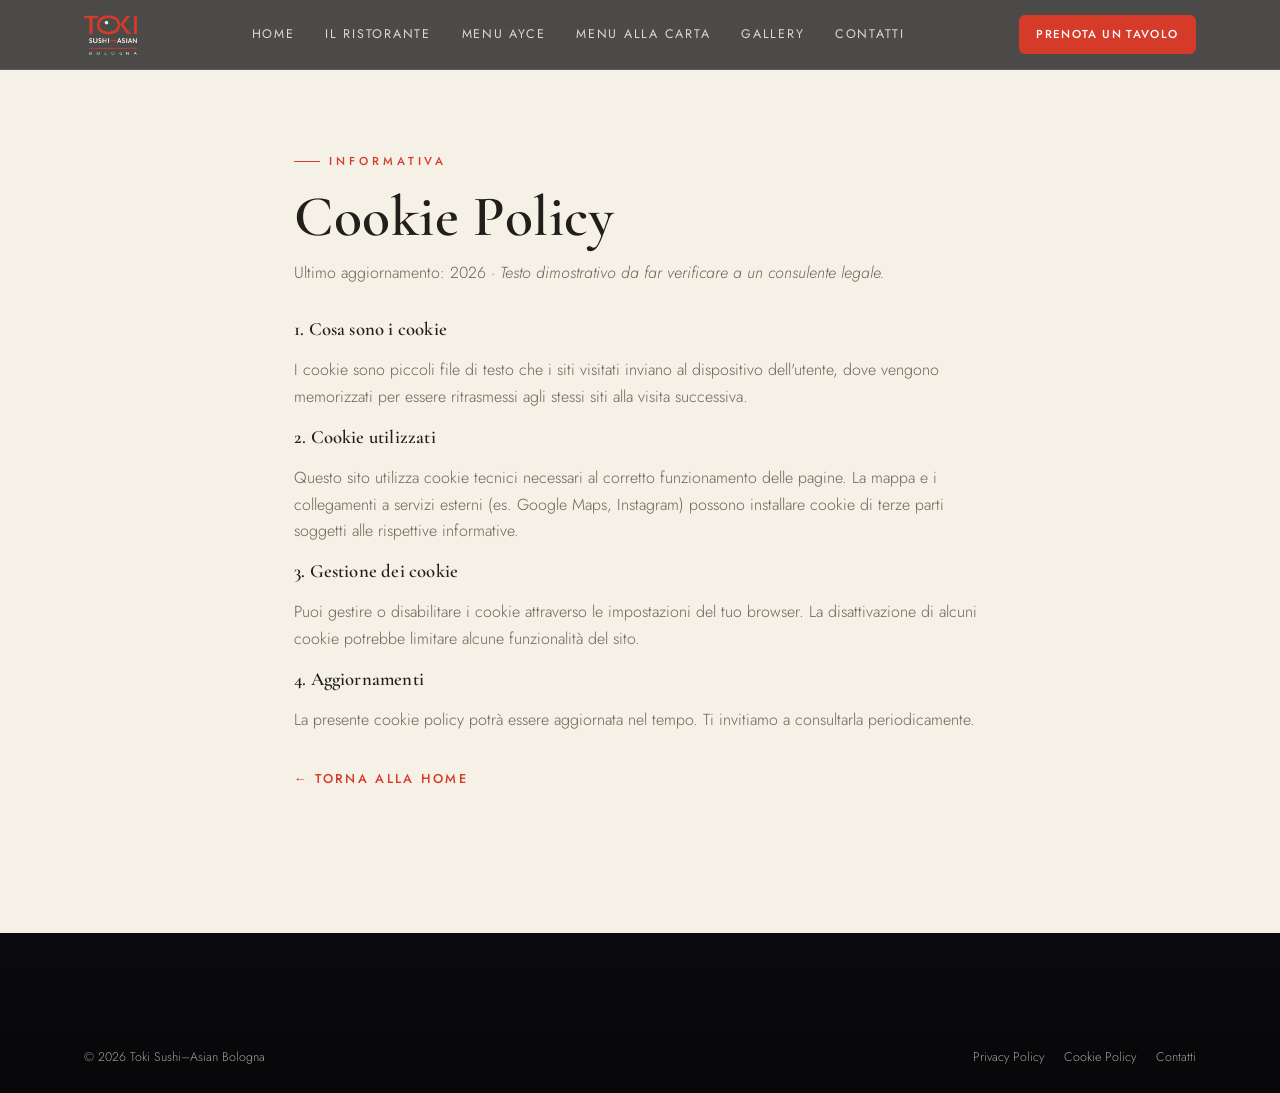
<file: cookie.html>
<!DOCTYPE html>
<html lang="it">
<head>
<meta charset="UTF-8" />
<meta name="viewport" content="width=device-width, initial-scale=1.0" />
<title>Cookie Policy | Toki Sushi–Asian Bologna</title>
<meta name="description" content="Cookie policy di Toki Sushi–Asian Bologna. Testo dimostrativo da personalizzare." />
<meta name="robots" content="noindex" />
<link rel="icon" href="assets/img/favicon.png" />
<link rel="preconnect" href="https://fonts.googleapis.com" />
<link rel="preconnect" href="https://fonts.gstatic.com" crossorigin />
<link href="https://fonts.googleapis.com/css2?family=Cormorant+Garamond:ital,wght@0,400;0,500;0,600;0,700;1,500;1,600&family=Jost:wght@300;400;500;600&display=swap" rel="stylesheet" />
<link rel="stylesheet" href="assets/css/style.css" />
</head>
<body>
<header class="site-header solid">
  <div class="container">
    <a class="brand" href="index.html"><img class="brand__img" src="assets/img/logo-light.png" alt="Toki Sushi-Asian Bologna" /></a>
    <nav class="nav" aria-label="Navigazione principale">
      <a href="index.html">Home</a><a href="il-ristorante.html">Il Ristorante</a><a href="menu-ayce.html">Menu AYCE</a>
      <a href="menu-alla-carta.html">Menu Alla Carta</a><a href="gallery.html">Gallery</a><a href="contatti.html">Contatti</a>
    </nav>
    <div class="header-actions">
      <a class="btn btn--sm" href="contatti.html#prenota">Prenota un tavolo</a>
      <button class="hamburger" aria-label="Apri il menu" aria-expanded="false"><span></span><span></span><span></span></button>
    </div>
  </div>
</header>
<nav class="mobile-nav" aria-label="Menu mobile">
  <a href="index.html">Home</a><a href="il-ristorante.html">Il Ristorante</a><a href="menu-ayce.html">Menu AYCE</a>
  <a href="menu-alla-carta.html">Menu Alla Carta</a><a href="gallery.html">Gallery</a><a href="contatti.html">Contatti</a>
  <a class="btn" href="contatti.html#prenota">Prenota un tavolo</a>
  <div class="mobile-nav__contact">Via Ferrarese 119/2, Bologna · +39 051 0143981</div>
</nav>

<section class="section" style="padding-top:calc(var(--header-h) + 60px)">
  <div class="container" style="max-width:820px">
    <span class="kicker">Informativa</span>
    <h1 class="h-section" style="margin:.3em 0 .2em">Cookie Policy</h1>
    <p style="color:var(--txt-muted)">Ultimo aggiornamento: <span data-year>2026</span> · <em>Testo dimostrativo da far verificare a un consulente legale.</em></p>

    <div class="stack" style="margin-top:34px;color:var(--txt-muted)">
      <h3 style="color:var(--txt-dark)">1. Cosa sono i cookie</h3>
      <p>I cookie sono piccoli file di testo che i siti visitati inviano al dispositivo dell'utente, dove vengono memorizzati per essere ritrasmessi agli stessi siti alla visita successiva.</p>

      <h3 style="color:var(--txt-dark)">2. Cookie utilizzati</h3>
      <p>Questo sito utilizza cookie tecnici necessari al corretto funzionamento delle pagine. La mappa e i collegamenti a servizi esterni (es. Google Maps, Instagram) possono installare cookie di terze parti soggetti alle rispettive informative.</p>

      <h3 style="color:var(--txt-dark)">3. Gestione dei cookie</h3>
      <p>Puoi gestire o disabilitare i cookie attraverso le impostazioni del tuo browser. La disattivazione di alcuni cookie potrebbe limitare alcune funzionalità del sito.</p>

      <h3 style="color:var(--txt-dark)">4. Aggiornamenti</h3>
      <p>La presente cookie policy potrà essere aggiornata nel tempo. Ti invitiamo a consultarla periodicamente.</p>
    </div>

    <div class="btn-row" style="margin-top:34px"><a class="textlink" href="index.html">← Torna alla home</a></div>
  </div>
</section>

<footer class="site-footer">
  <div class="container">
    <div class="footer-bottom" style="margin-top:0;border-top:none">
      <span>© <span data-year>2026</span> Toki Sushi–Asian Bologna</span>
      <div class="footer-legal"><a href="privacy.html">Privacy Policy</a><a href="cookie.html">Cookie Policy</a><a href="contatti.html">Contatti</a></div>
    </div>
  </div>
</footer>
<script src="assets/js/main.js"></script>
</body>
</html>
</file>
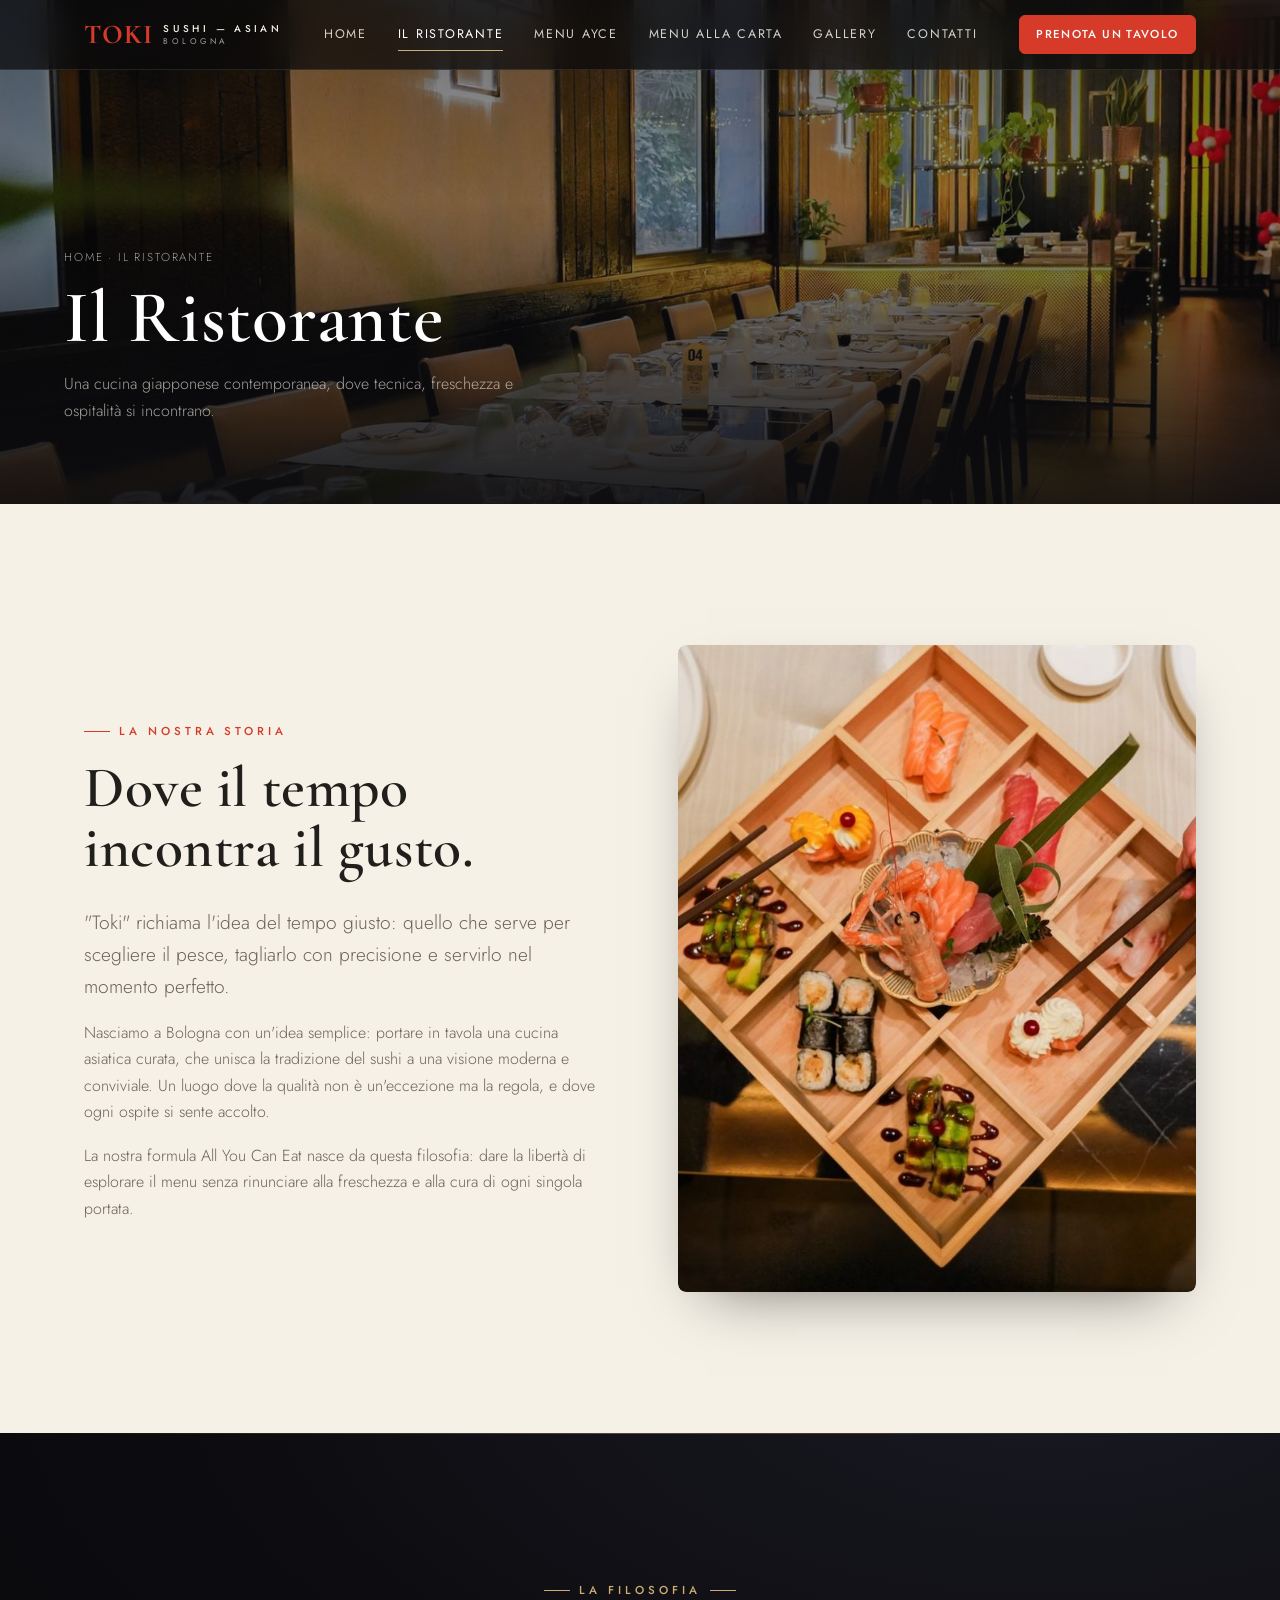
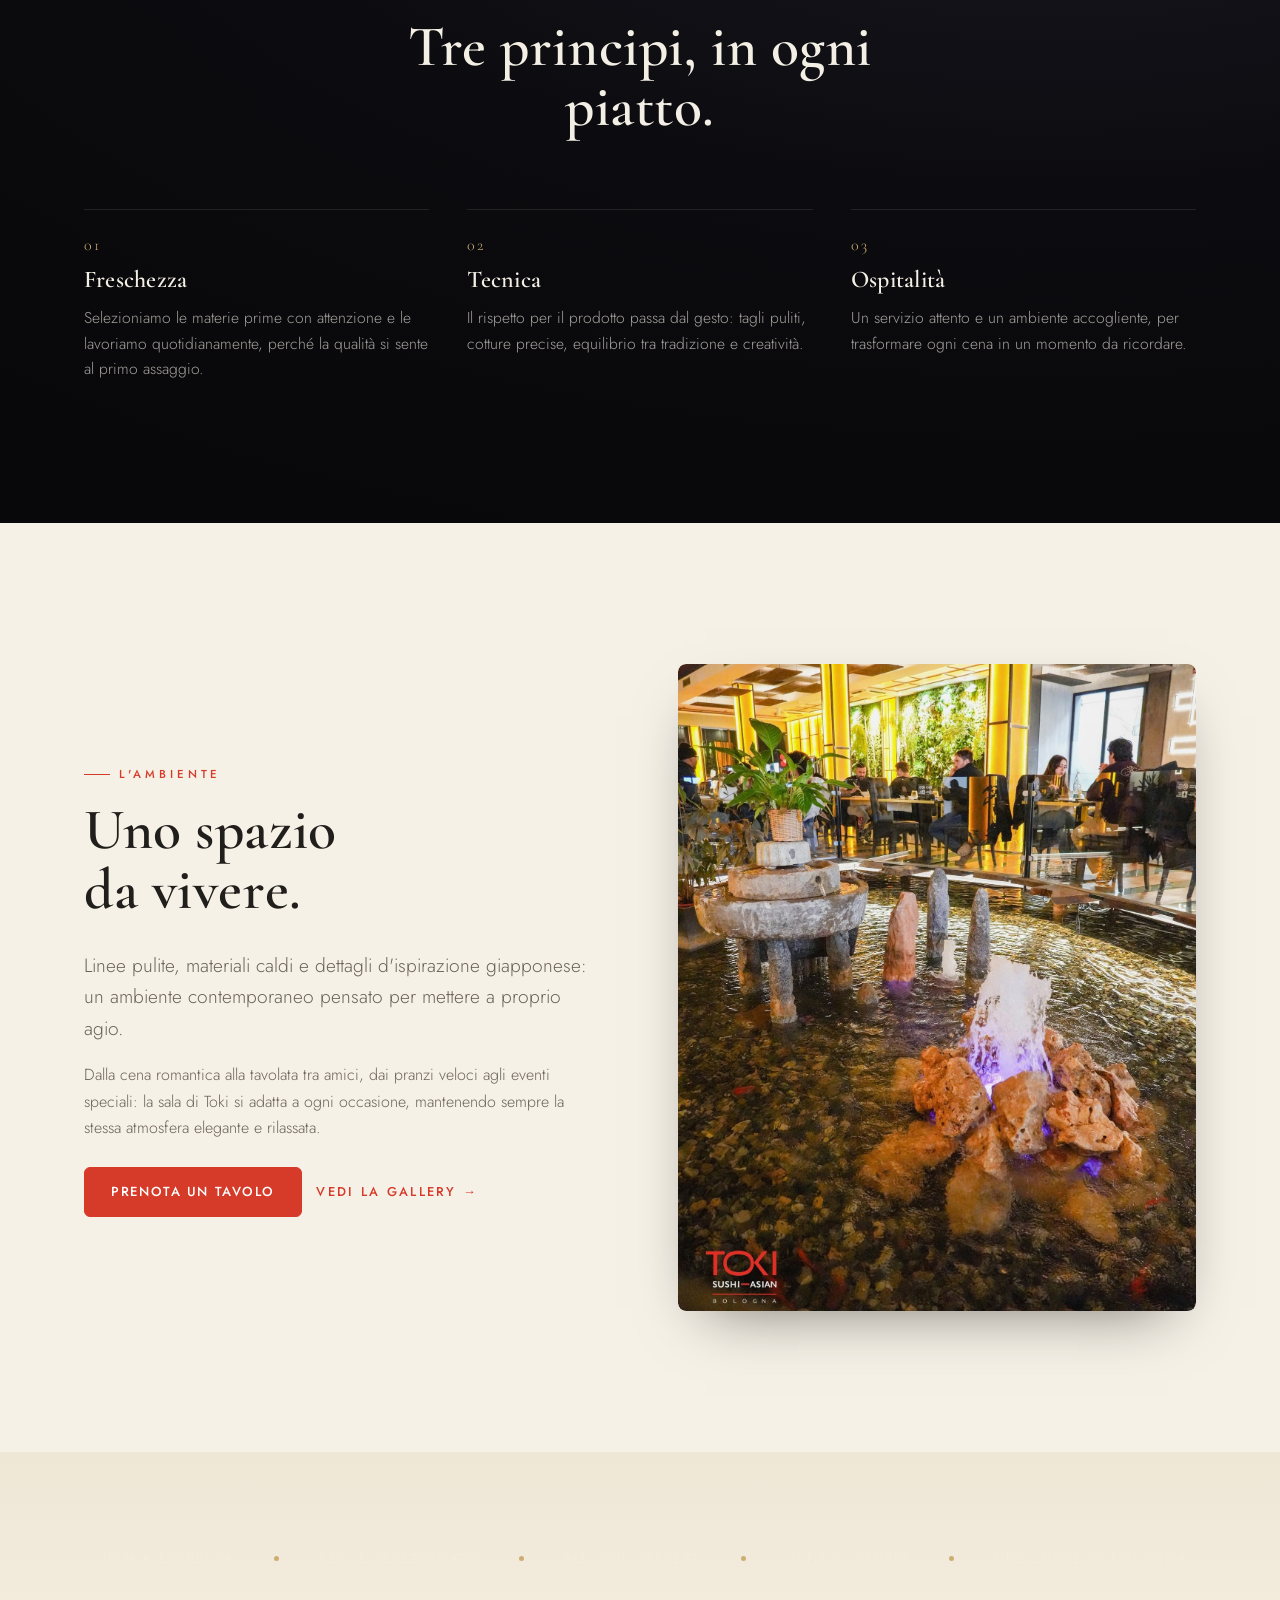
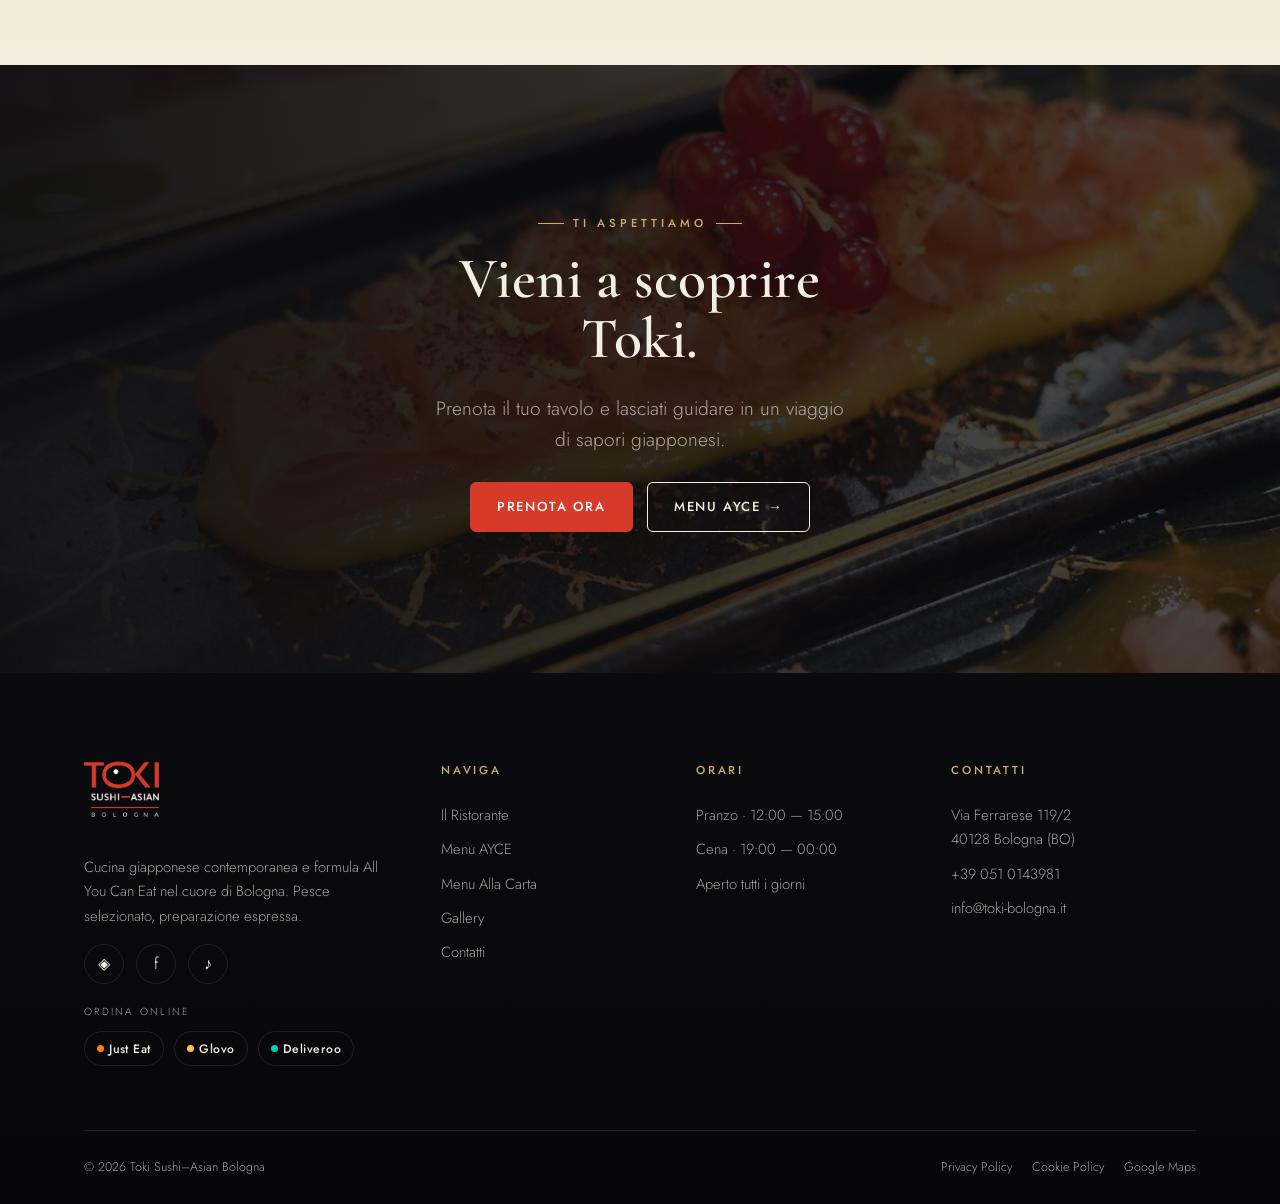
<file: il-ristorante.html>
<!DOCTYPE html>
<html lang="it">
<head>
<meta charset="UTF-8" />
<meta name="viewport" content="width=device-width, initial-scale=1.0" />
<title>Il Ristorante | Toki Sushi–Asian Bologna</title>
<meta name="description" content="La filosofia di Toki Sushi–Asian a Bologna: cucina espressa, pesce selezionato, ambiente contemporaneo e servizio attento. Scopri la nostra storia." />
<meta name="theme-color" content="#0d0d10" />
<link rel="icon" href="assets/img/favicon.png" />
<link rel="preconnect" href="https://fonts.googleapis.com" />
<link rel="preconnect" href="https://fonts.gstatic.com" crossorigin />
<link href="https://fonts.googleapis.com/css2?family=Cormorant+Garamond:ital,wght@0,400;0,500;0,600;0,700;1,500;1,600&family=Jost:wght@300;400;500;600&display=swap" rel="stylesheet" />
<link rel="stylesheet" href="assets/css/style.css" />
</head>
<body>

<header class="site-header solid">
  <div class="container">
    <a class="brand" href="index.html" aria-label="Toki Sushi–Asian Bologna — Home">
      <span class="brand__mark">T<span class="dot">O</span>KI</span>
      <span class="brand__sub"><b>Sushi — Asian</b><span>Bologna</span></span>
    </a>
    <nav class="nav" aria-label="Navigazione principale">
      <a href="index.html">Home</a>
      <a href="il-ristorante.html" aria-current="page">Il Ristorante</a>
      <a href="menu-ayce.html">Menu AYCE</a>
      <a href="menu-alla-carta.html">Menu Alla Carta</a>
      <a href="gallery.html">Gallery</a>
      <a href="contatti.html">Contatti</a>
    </nav>
    <div class="header-actions">
      <a class="btn btn--sm" href="contatti.html#prenota">Prenota un tavolo</a>
      <button class="hamburger" aria-label="Apri il menu" aria-expanded="false"><span></span><span></span><span></span></button>
    </div>
  </div>
</header>
<nav class="mobile-nav" aria-label="Menu mobile">
  <a href="index.html">Home</a>
  <a href="il-ristorante.html">Il Ristorante</a>
  <a href="menu-ayce.html">Menu AYCE</a>
  <a href="menu-alla-carta.html">Menu Alla Carta</a>
  <a href="gallery.html">Gallery</a>
  <a href="contatti.html">Contatti</a>
  <a class="btn" href="contatti.html#prenota">Prenota un tavolo</a>
  <div class="mobile-nav__contact">Via Ferrarese 119/2, Bologna · +39 051 0143981</div>
</nav>

<!-- PAGE HERO -->
<section class="page-hero">
  <div class="page-hero__media"><img src="assets/img/exp-hall.jpg" alt="Sala del ristorante Toki a Bologna" /></div>
  <div class="page-hero__inner">
    <div class="container">
      <p class="crumbs reveal"><a href="index.html">Home</a> · Il Ristorante</p>
      <h1 class="reveal" data-d="1">Il Ristorante</h1>
      <p class="reveal" data-d="2">Una cucina giapponese contemporanea, dove tecnica, freschezza e ospitalità si incontrano.</p>
    </div>
  </div>
</section>

<!-- STORIA -->
<section class="section">
  <div class="container">
    <div class="split">
      <div class="split__content reveal">
        <span class="kicker">La nostra storia</span>
        <h2 class="h-section" style="margin:.3em 0 .5em">Dove il tempo<br />incontra il gusto.</h2>
        <div class="stack">
          <p class="lead">"Toki" richiama l'idea del tempo giusto: quello che serve per scegliere il pesce, tagliarlo con precisione e servirlo nel momento perfetto.</p>
          <p style="color:var(--txt-muted)">Nasciamo a Bologna con un'idea semplice: portare in tavola una cucina asiatica curata, che unisca la tradizione del sushi a una visione moderna e conviviale. Un luogo dove la qualità non è un'eccezione ma la regola, e dove ogni ospite si sente accolto.</p>
          <p style="color:var(--txt-muted)">La nostra formula All You Can Eat nasce da questa filosofia: dare la libertà di esplorare il menu senza rinunciare alla freschezza e alla cura di ogni singola portata.</p>
        </div>
      </div>
      <div class="split__media reveal" data-d="1">
        <div class="media-frame media-frame--tall"><img src="assets/img/about-tray.jpg" alt="Vassoio di sashimi servito da Toki" /></div>
      </div>
    </div>
  </div>
</section>

<!-- FILOSOFIA values -->
<section class="section bg-ink on-dark">
  <div class="container">
    <div class="center" style="max-width:58ch;margin-inline:auto">
      <span class="kicker center">La filosofia</span>
      <h2 class="h-section" style="margin:.3em 0 .3em">Tre principi, in ogni piatto.</h2>
    </div>
    <div class="values">
      <div class="value reveal"><span class="value__num">01</span><h4>Freschezza</h4><p>Selezioniamo le materie prime con attenzione e le lavoriamo quotidianamente, perché la qualità si sente al primo assaggio.</p></div>
      <div class="value reveal" data-d="1"><span class="value__num">02</span><h4>Tecnica</h4><p>Il rispetto per il prodotto passa dal gesto: tagli puliti, cotture precise, equilibrio tra tradizione e creatività.</p></div>
      <div class="value reveal" data-d="2"><span class="value__num">03</span><h4>Ospitalità</h4><p>Un servizio attento e un ambiente accogliente, per trasformare ogni cena in un momento da ricordare.</p></div>
    </div>
  </div>
</section>

<!-- AMBIENTE split reverse -->
<section class="section">
  <div class="container">
    <div class="split split--reverse">
      <div class="split__media reveal">
        <div class="media-frame media-frame--tall"><img src="assets/img/exp-fire.jpg" alt="Dettaglio scenografico dell'ambiente Toki" /></div>
      </div>
      <div class="split__content reveal" data-d="1">
        <span class="kicker">L'ambiente</span>
        <h2 class="h-section" style="margin:.3em 0 .5em">Uno spazio<br />da vivere.</h2>
        <div class="stack">
          <p class="lead">Linee pulite, materiali caldi e dettagli d'ispirazione giapponese: un ambiente contemporaneo pensato per mettere a proprio agio.</p>
          <p style="color:var(--txt-muted)">Dalla cena romantica alla tavolata tra amici, dai pranzi veloci agli eventi speciali: la sala di Toki si adatta a ogni occasione, mantenendo sempre la stessa atmosfera elegante e rilassata.</p>
        </div>
        <div class="btn-row" style="margin-top:26px">
          <a class="btn" href="contatti.html#prenota">Prenota un tavolo</a>
          <a class="textlink" href="gallery.html">Vedi la gallery <span class="arrow">→</span></a>
        </div>
      </div>
    </div>
  </div>
</section>

<!-- STRIP -->
<section class="section--tight section bg-cream">
  <div class="container">
    <div class="strip">
      <span>Cucina espressa</span><span class="dot"></span>
      <span>Pesce selezionato</span><span class="dot"></span>
      <span>All You Can Eat</span><span class="dot"></span>
      <span>Cena & Gruppi</span><span class="dot"></span>
      <span>Nel cuore di Bologna</span>
    </div>
  </div>
</section>

<!-- CTA -->
<section class="section booking on-dark">
  <div class="booking__bg"><img src="assets/img/booking-bg.jpg" alt="" aria-hidden="true" /></div>
  <div class="container center" style="position:relative;z-index:2;max-width:60ch;margin-inline:auto">
    <span class="kicker center reveal">Ti aspettiamo</span>
    <h2 class="h-section reveal" data-d="1" style="margin:.3em 0 .4em">Vieni a scoprire Toki.</h2>
    <p class="lead mx-auto reveal" data-d="2">Prenota il tuo tavolo e lasciati guidare in un viaggio di sapori giapponesi.</p>
    <div class="btn-row reveal" data-d="3" style="justify-content:center;margin-top:26px">
      <a class="btn" href="contatti.html#prenota">Prenota ora</a>
      <a class="btn btn--ghost" href="menu-ayce.html">Menu AYCE <span class="arrow">→</span></a>
    </div>
  </div>
</section>

<footer class="site-footer">
  <div class="container">
    <div class="footer-top">
      <div class="footer-brand">
        <a class="brand" href="index.html"><img class="brand__img" src="assets/img/logo-light.png" alt="Toki Sushi-Asian Bologna" /></a>
        <p>Cucina giapponese contemporanea e formula All You Can Eat nel cuore di Bologna. Pesce selezionato, preparazione espressa.</p>
        <div class="socials"><a href="https://www.instagram.com/toki_sushiasianbologna/" target="_blank" rel="noopener" aria-label="Instagram">◈</a><a href="https://www.facebook.com/tokisushiasianbologna" target="_blank" rel="noopener" aria-label="Facebook">f</a><a href="https://www.tiktok.com/@tokisushiasian" target="_blank" rel="noopener" aria-label="TikTok">♪</a></div><div class="delivery-links"><span class="delivery-links__label">Ordina online</span><a class="deliv deliv--je" href="https://www.justeat.it/restaurants-toki-sushi-asian-bologna-40128/menu" target="_blank" rel="noopener">Just Eat</a><a class="deliv deliv--gl" href="https://glovoapp.com/it/it/bologna/stores/toki-sushi-asian-bol" target="_blank" rel="noopener">Glovo</a><a class="deliv deliv--dl" href="https://deliveroo.it/it/menu/Bologna/bolognina/toki-sushi-asian-boce" target="_blank" rel="noopener">Deliveroo</a></div>
      </div>
      <div class="footer-col"><h5>Naviga</h5><a href="il-ristorante.html">Il Ristorante</a><a href="menu-ayce.html">Menu AYCE</a><a href="menu-alla-carta.html">Menu Alla Carta</a><a href="gallery.html">Gallery</a><a href="contatti.html">Contatti</a></div>
      <div class="footer-col"><h5>Orari</h5><p>Pranzo · 12:00 — 15:00</p><p>Cena · 19:00 — 00:00</p><p>Aperto tutti i giorni</p></div>
      <div class="footer-col"><h5>Contatti</h5><p>Via Ferrarese 119/2<br />40128 Bologna (BO)</p><a href="tel:+390510143981">+39 051 0143981</a><a href="mailto:info@toki-bologna.it">info@toki-bologna.it</a></div>
    </div>
    <div class="footer-bottom">
      <span>© <span data-year>2026</span> Toki Sushi–Asian Bologna</span>
      <div class="footer-legal"><a href="privacy.html">Privacy Policy</a><a href="cookie.html">Cookie Policy</a><a href="https://www.google.com/maps/search/?api=1&query=Toki+Sushi-Asian+Via+Ferrarese+119%2F2+Bologna" target="_blank" rel="noopener">Google Maps</a></div>
    </div>
  </div>
</footer>
<script src="assets/js/main.js"></script>
</body>
</html>
</file>
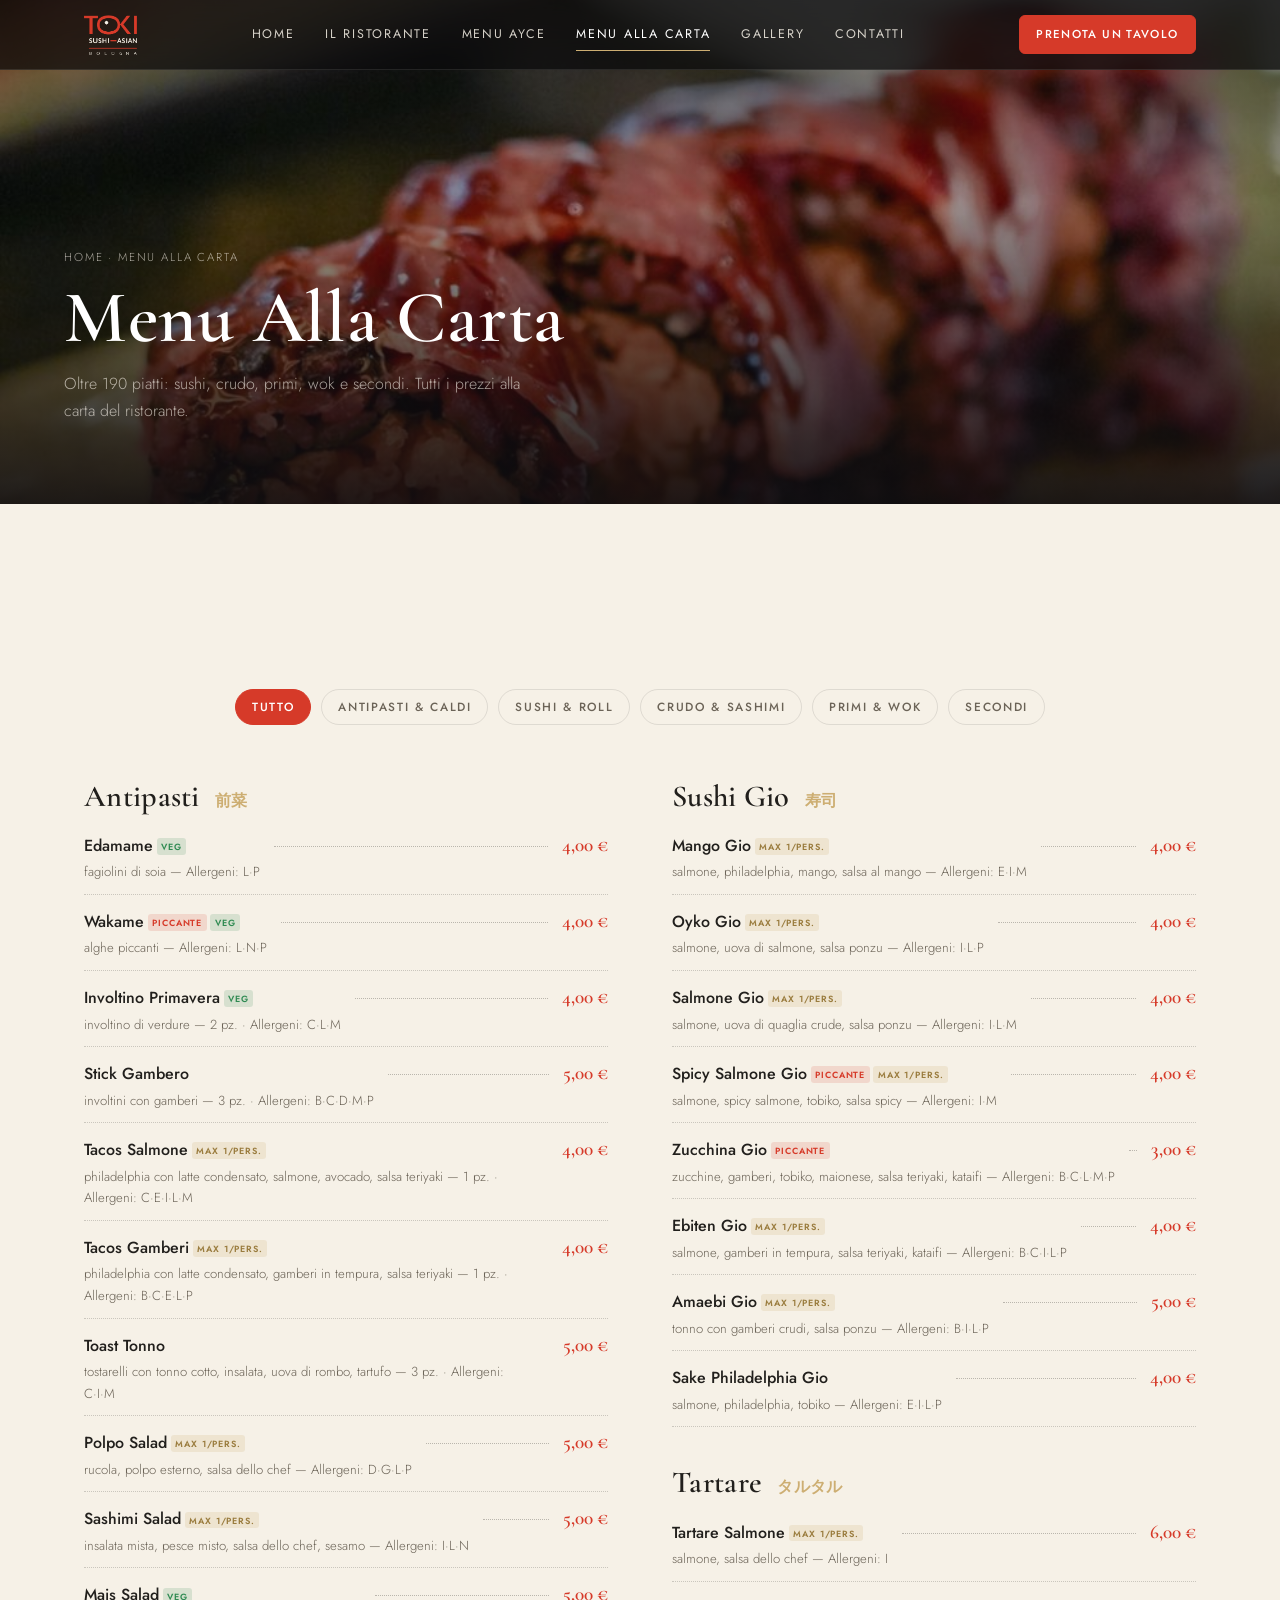
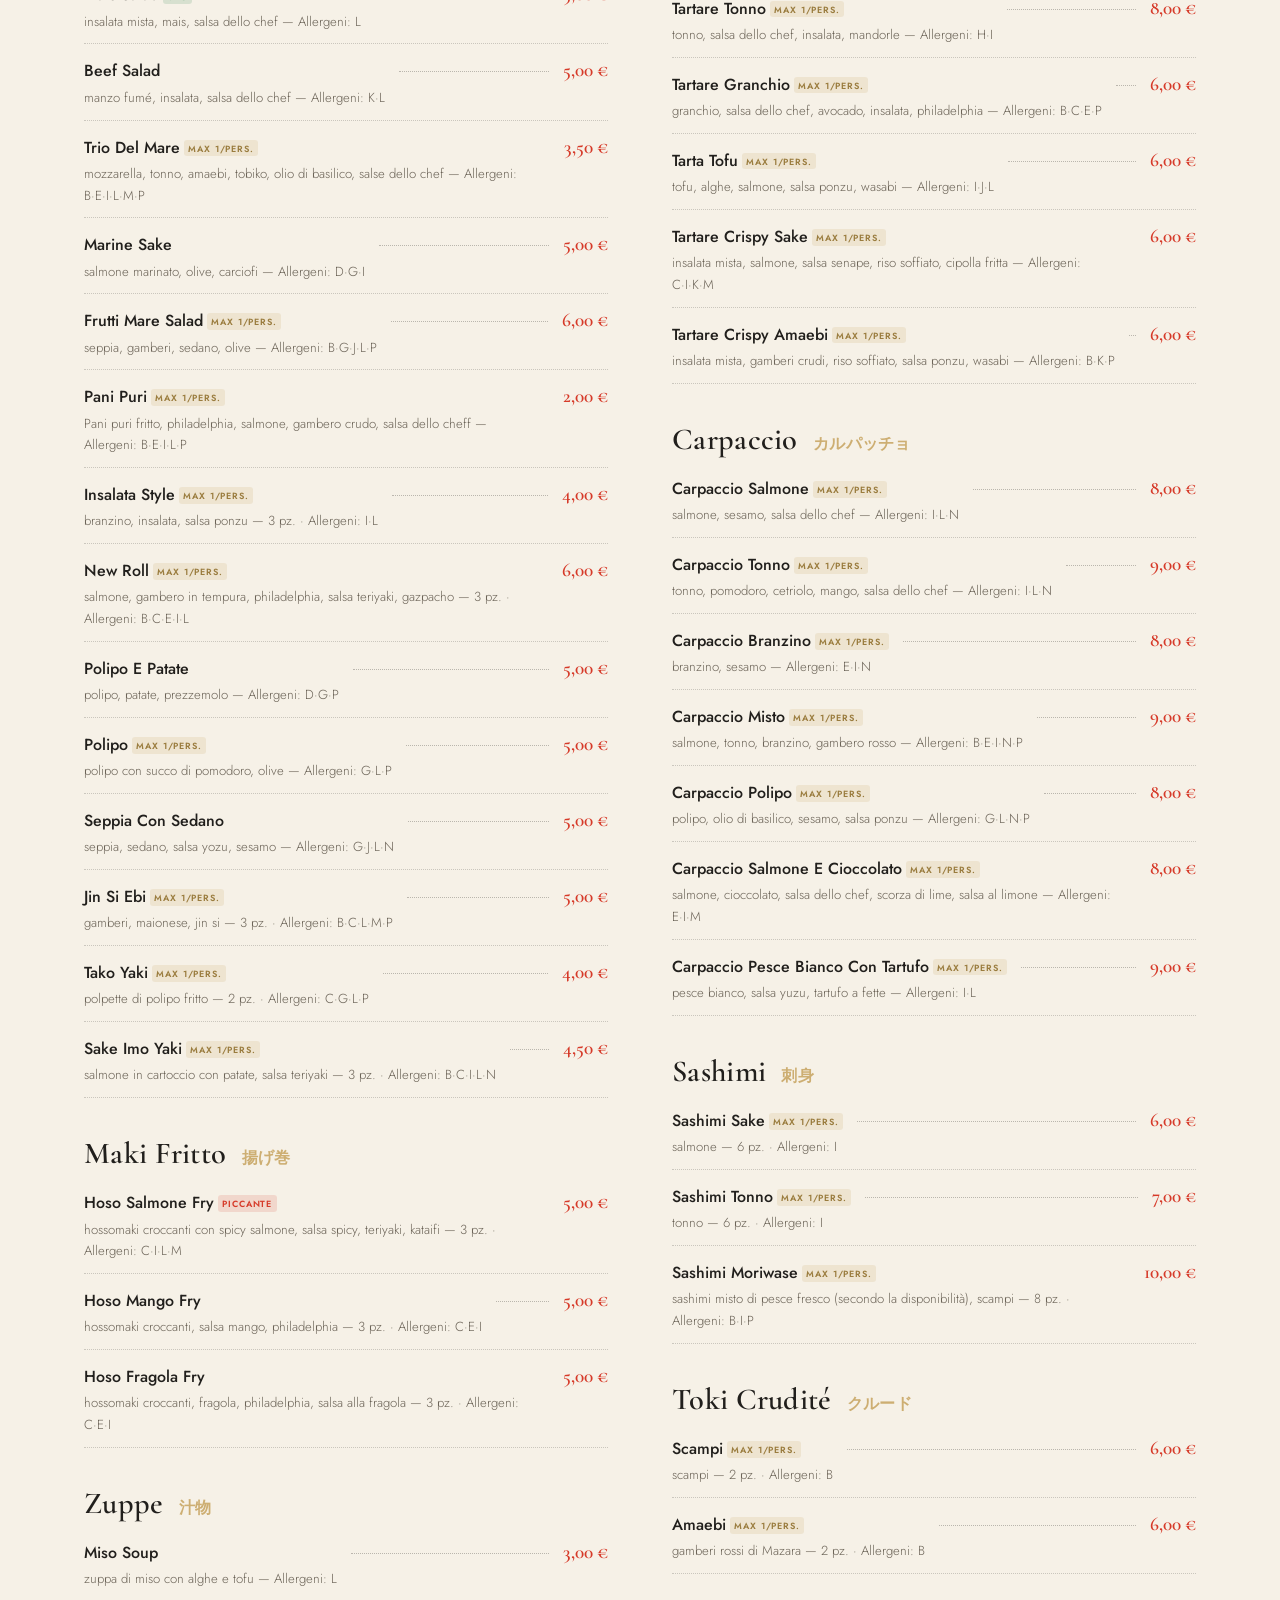
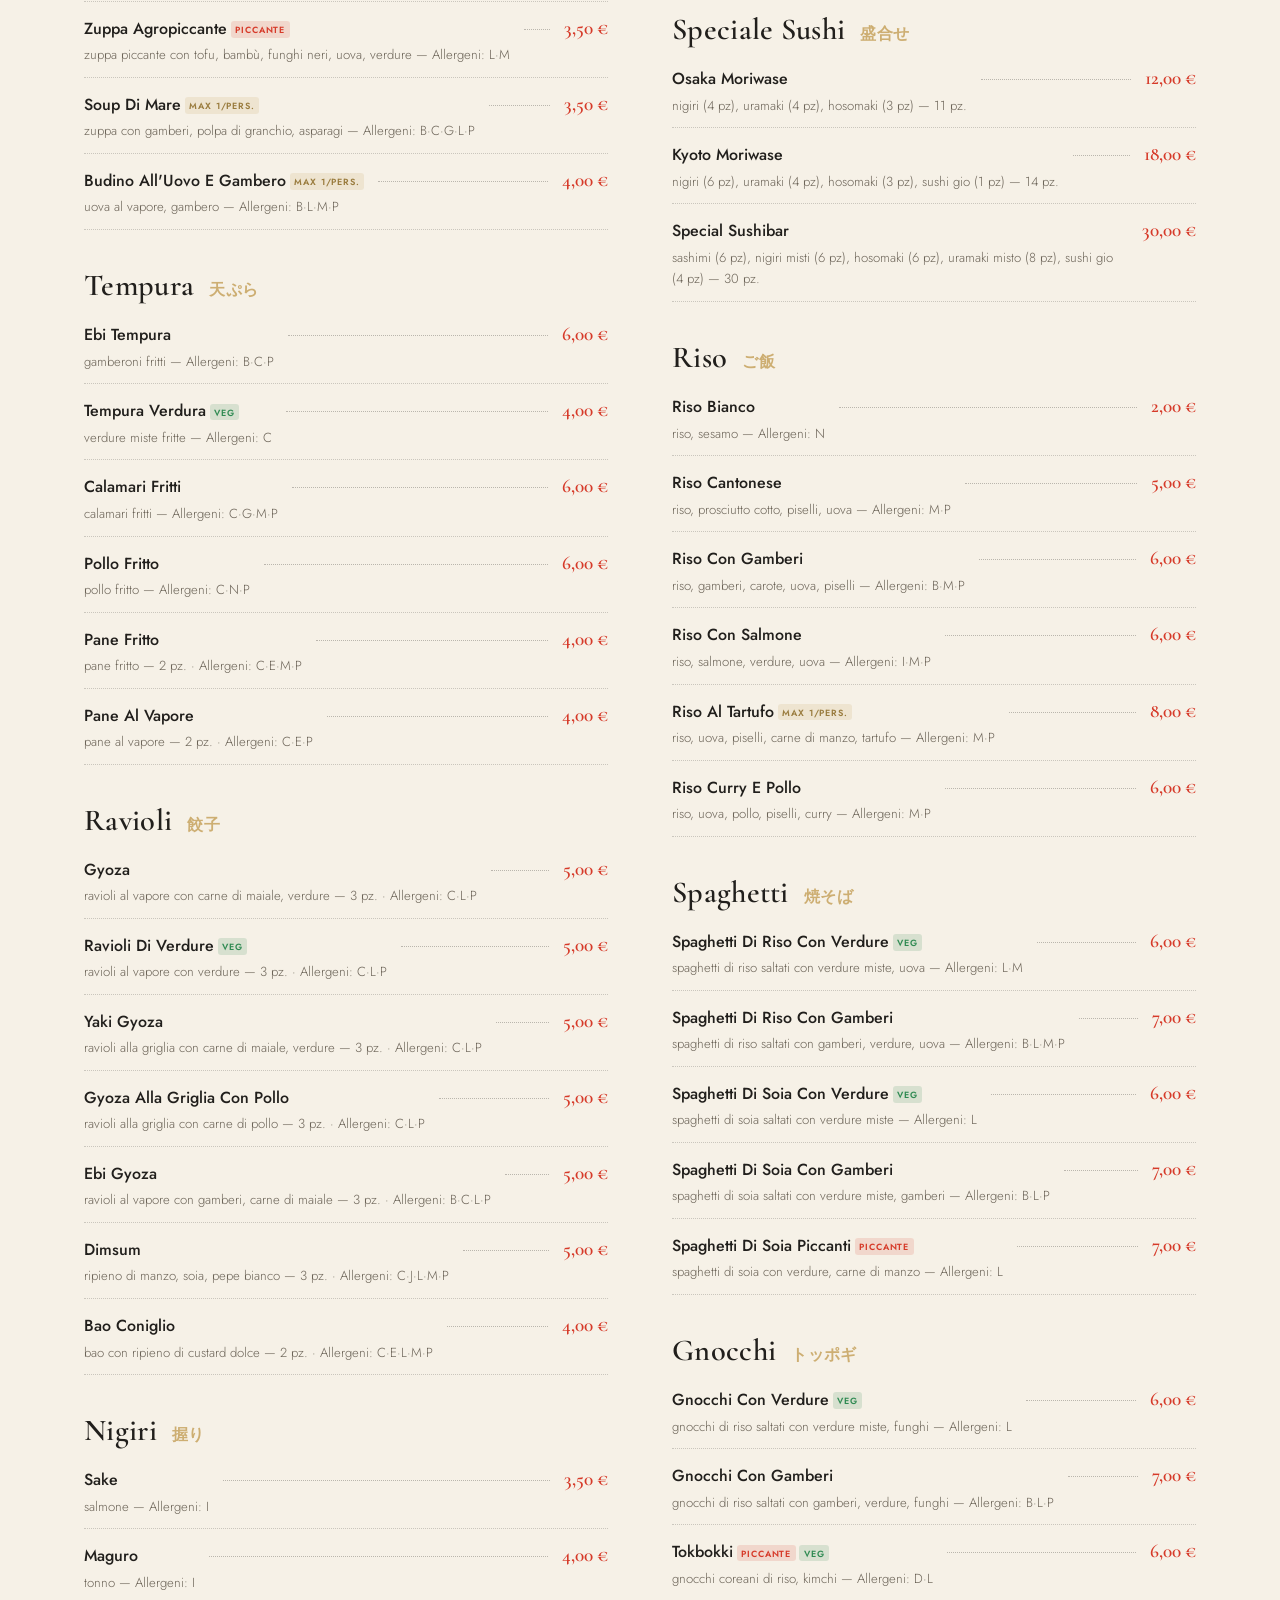
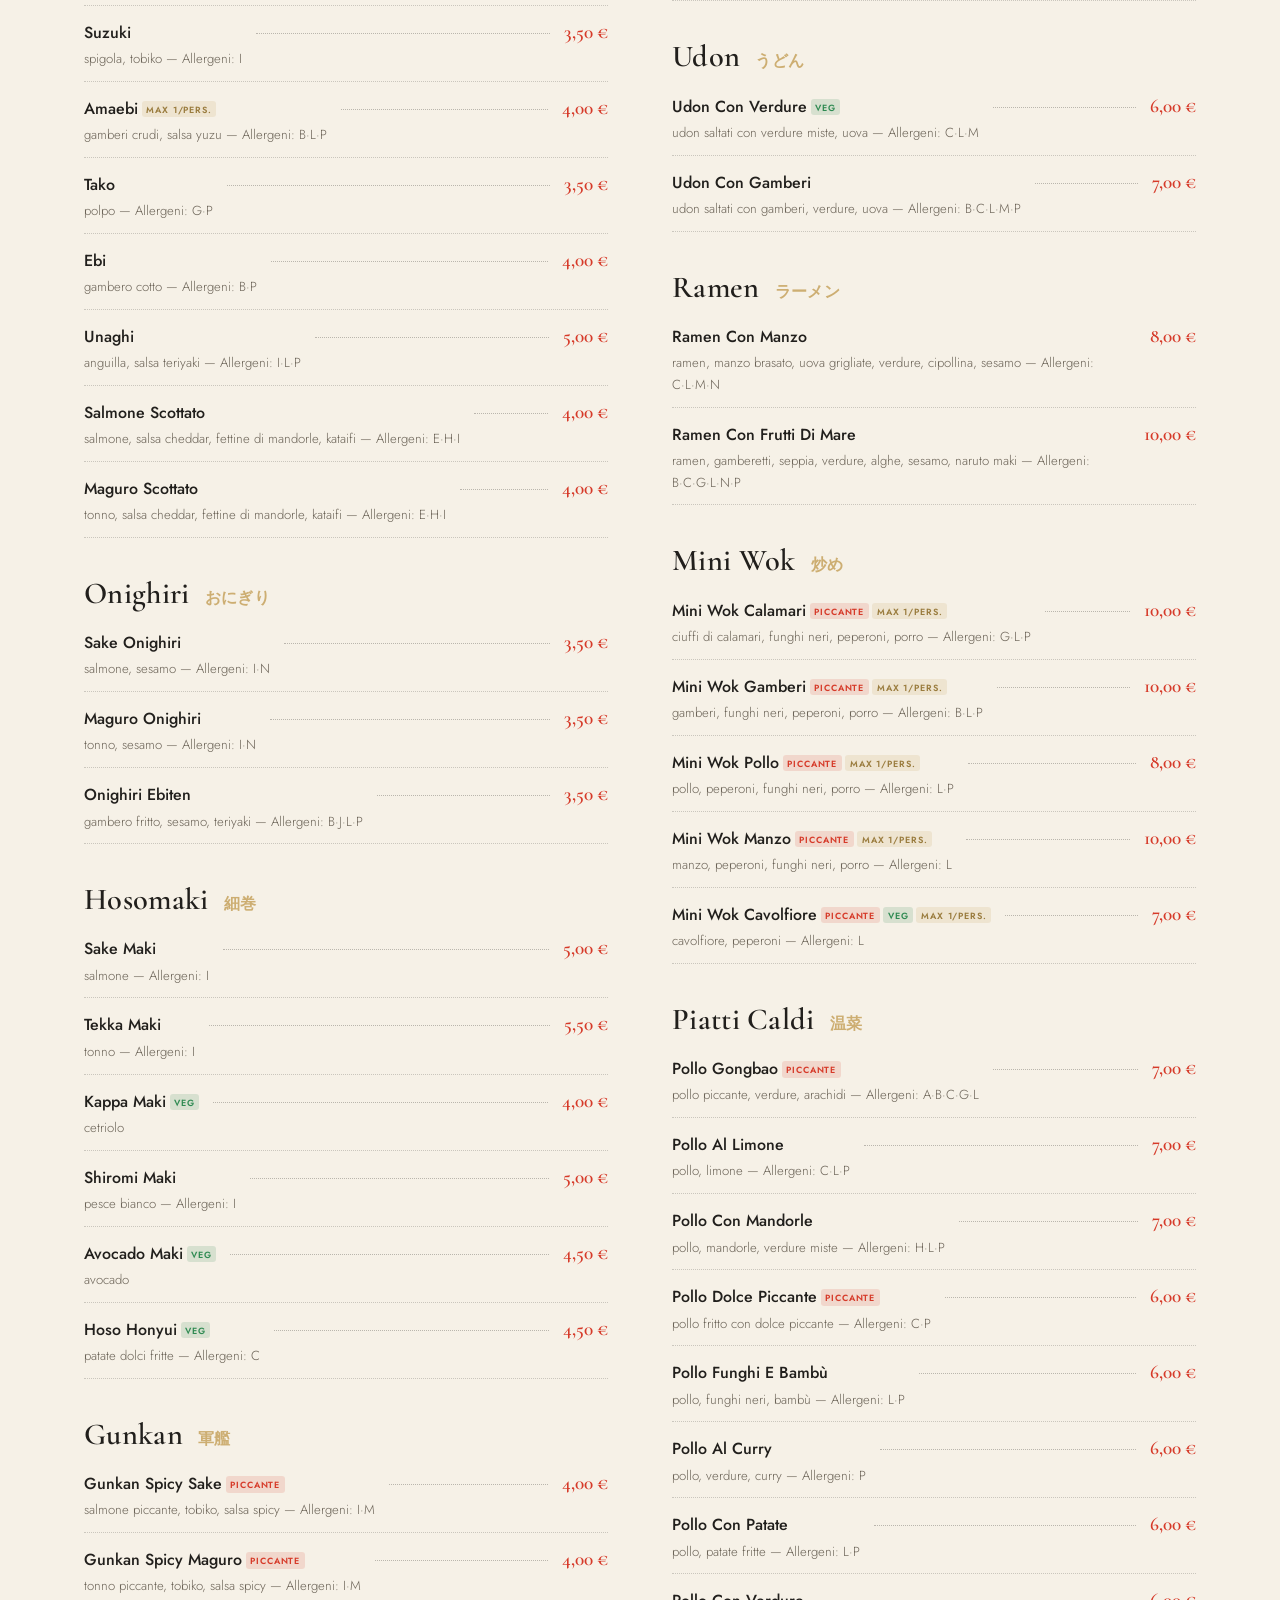
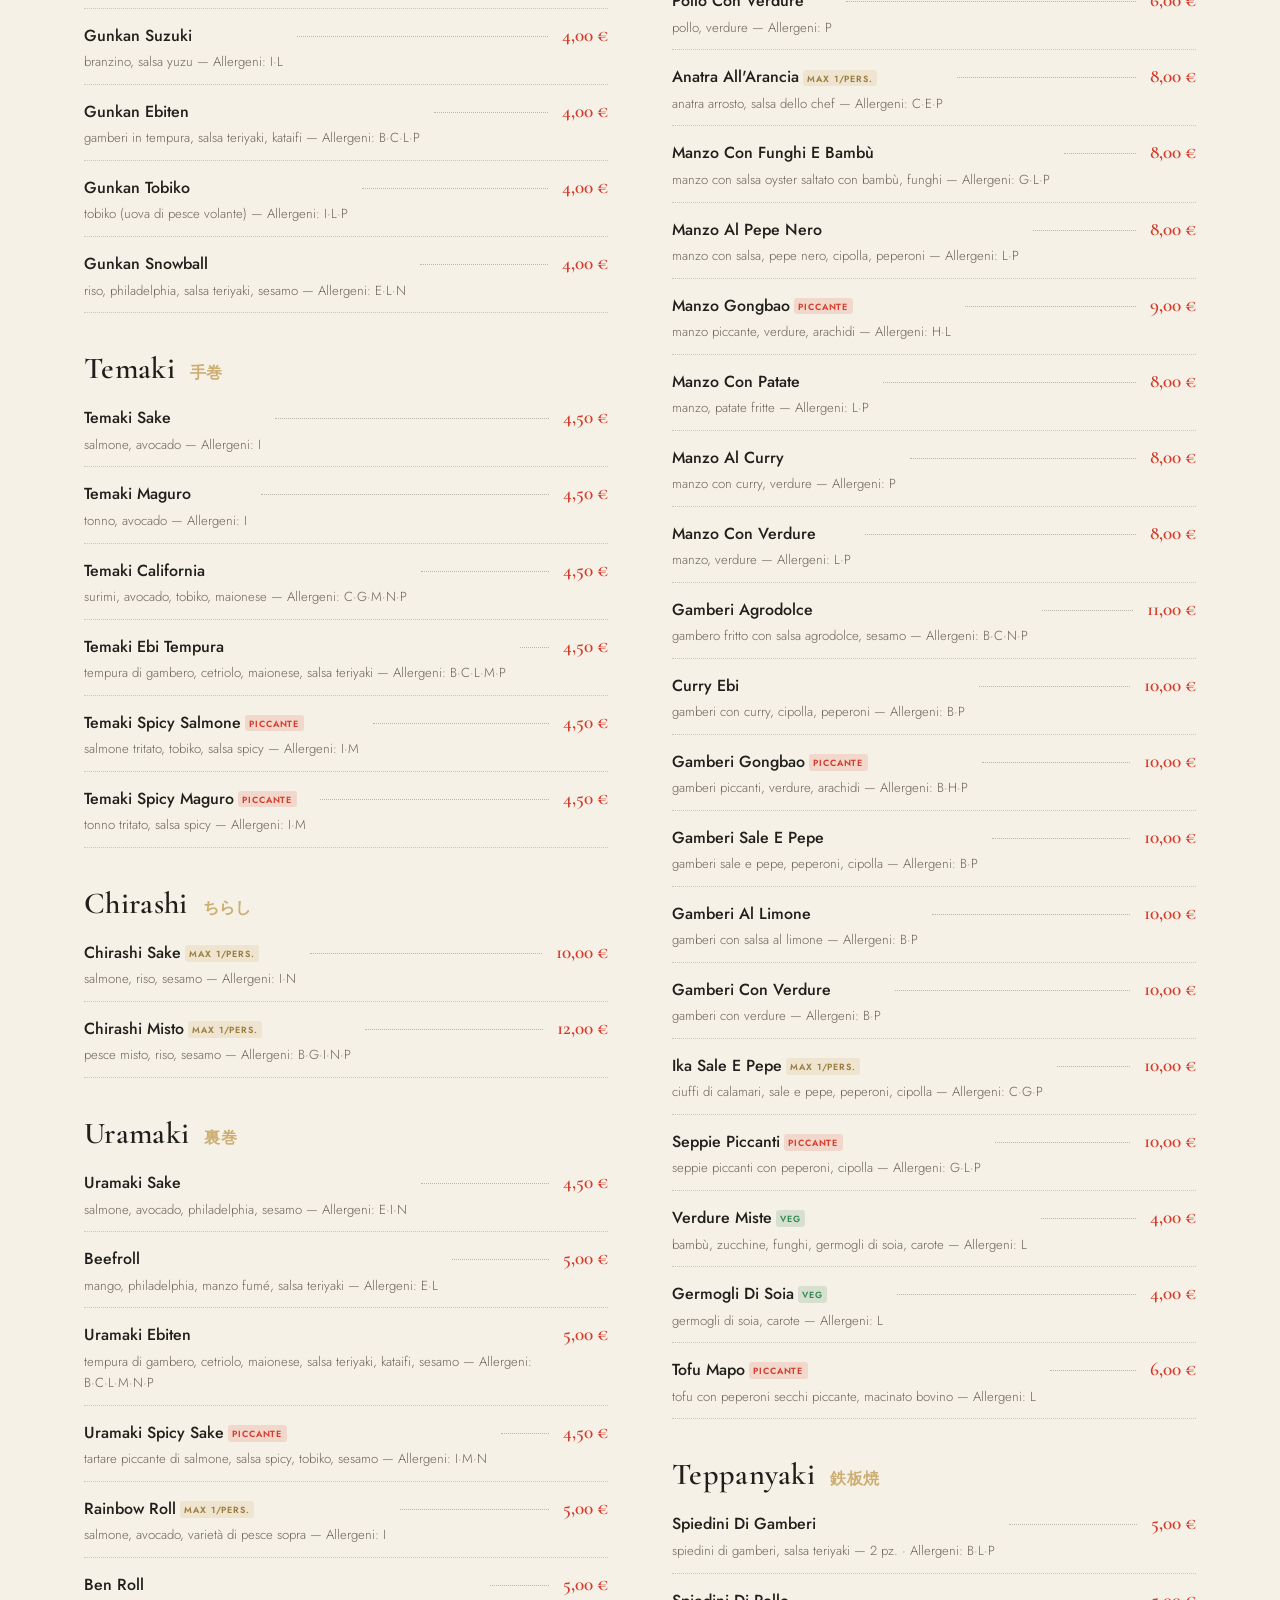
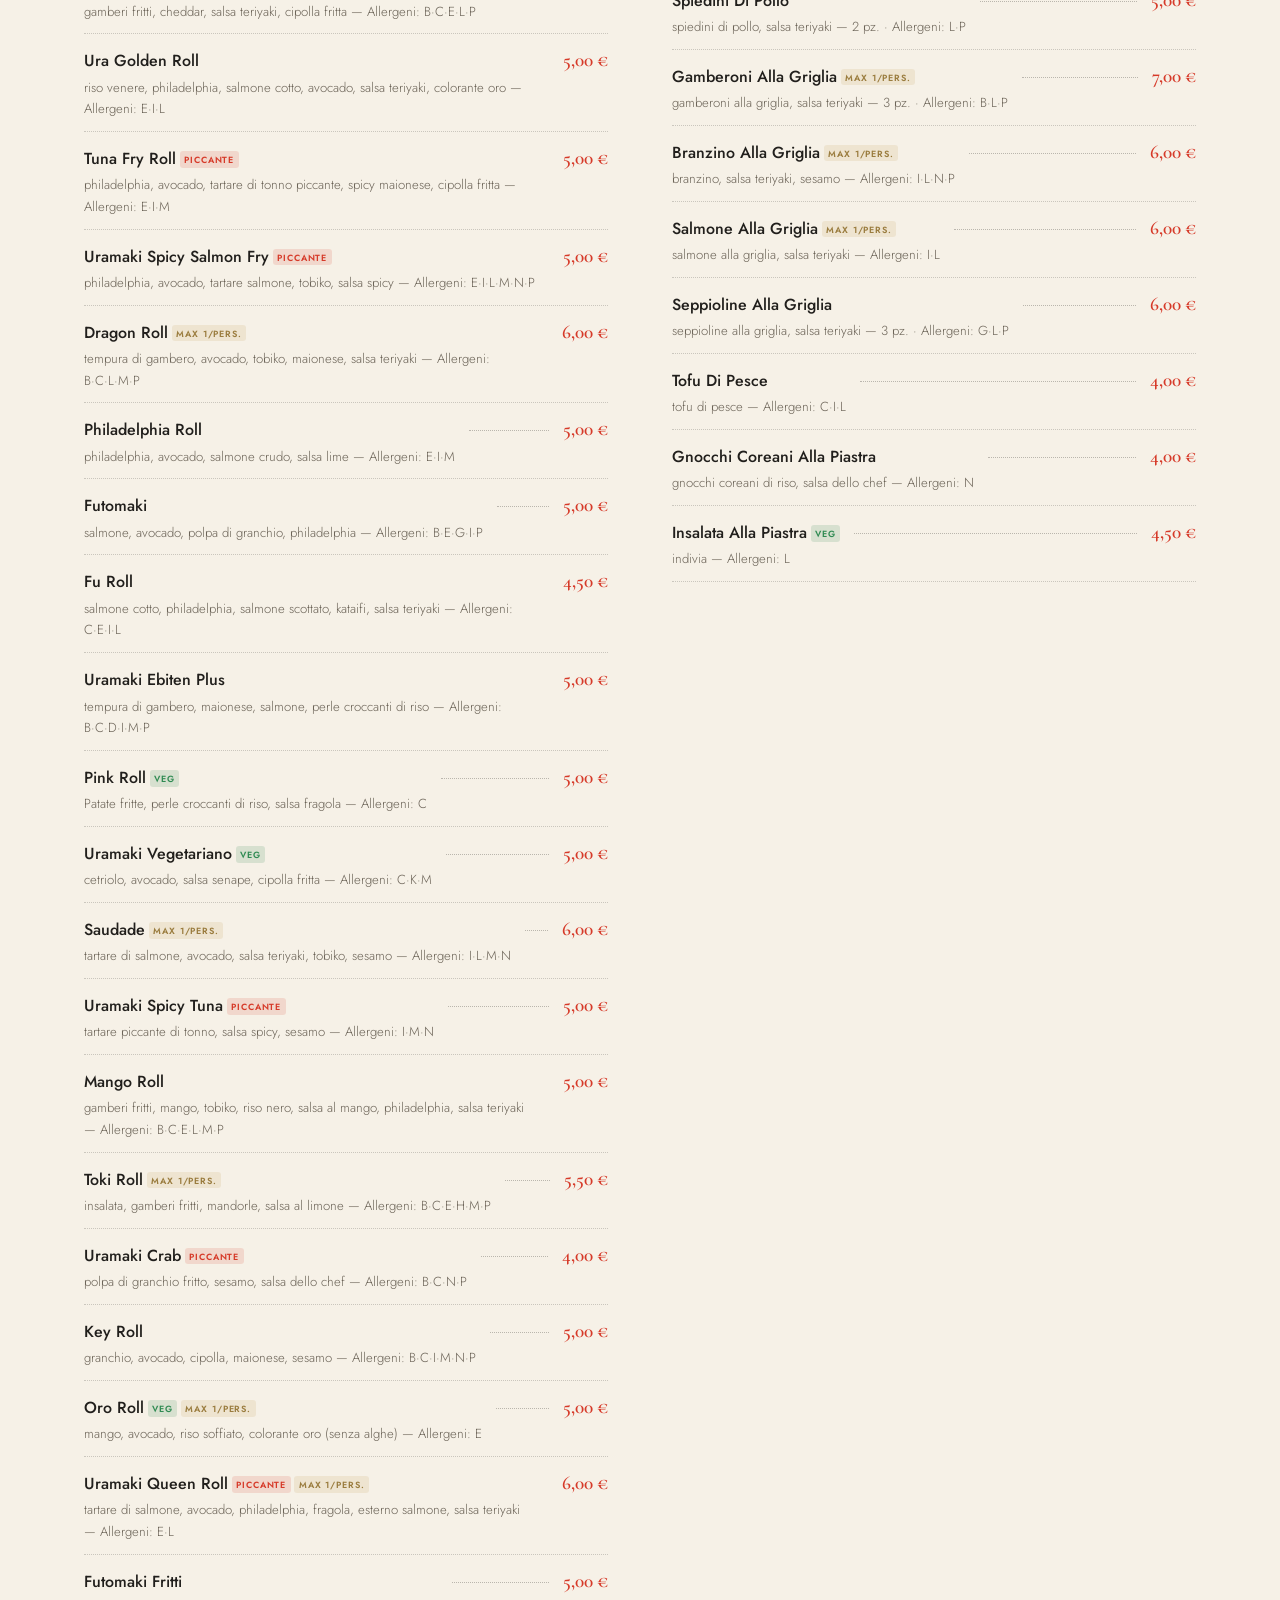
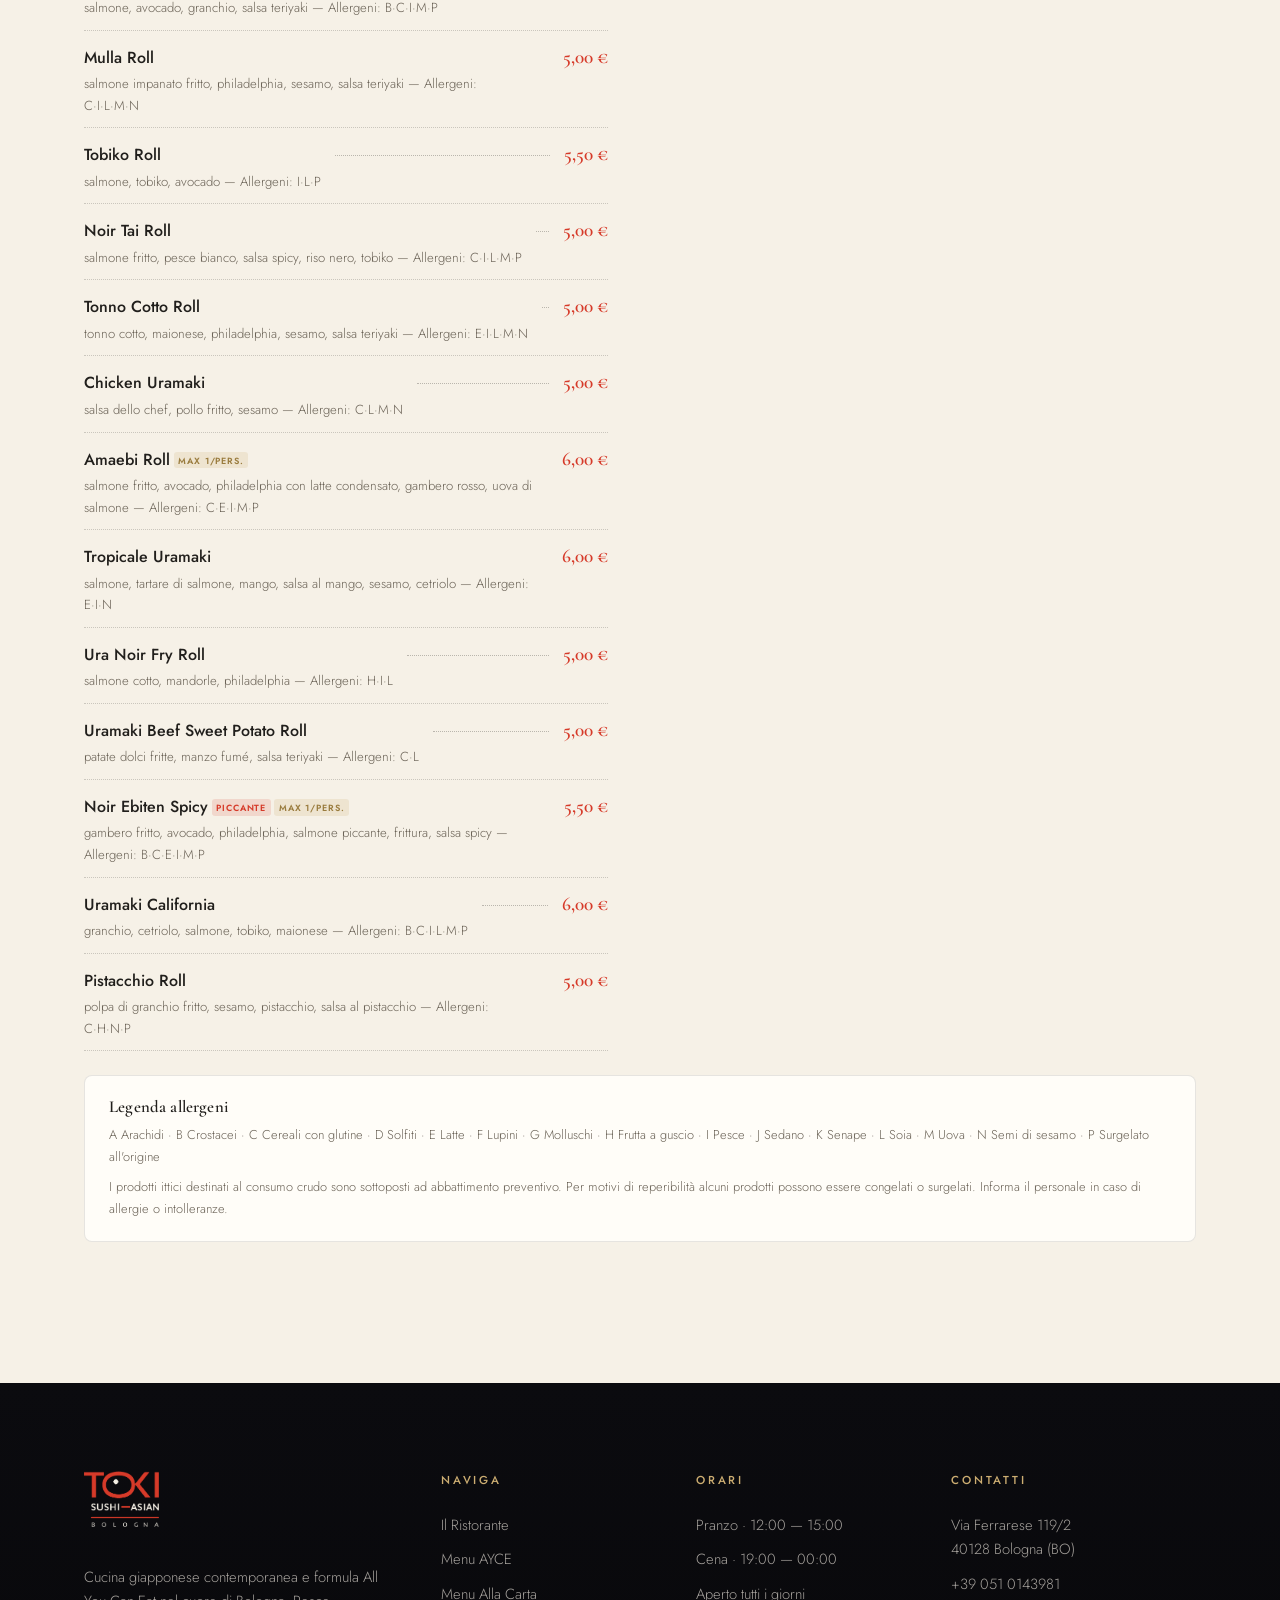
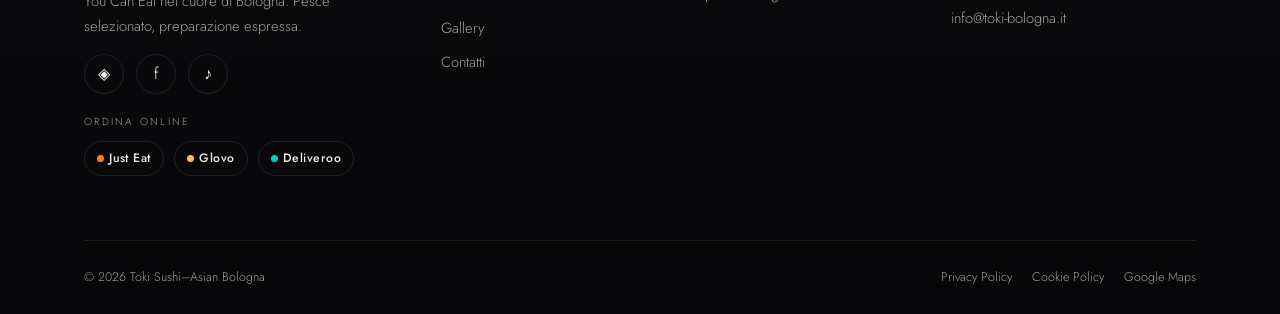
<file: menu-alla-carta.html>
<!DOCTYPE html>
<html lang="it">
<head>
<meta charset="UTF-8" />
<meta name="viewport" content="width=device-width, initial-scale=1.0" />
<title>Menu Alla Carta | Toki Sushi–Asian Bologna</title>
<meta name="description" content="Menu alla carta di Toki Sushi–Asian Bologna: oltre 190 piatti tra nigiri, sashimi, uramaki, tartare, carpacci, ramen, wok e secondi, con prezzi e allergeni." />
<meta name="theme-color" content="#0d0d10" />
<link rel="icon" href="assets/img/favicon.png" />
<link rel="preconnect" href="https://fonts.googleapis.com" />
<link rel="preconnect" href="https://fonts.gstatic.com" crossorigin />
<link href="https://fonts.googleapis.com/css2?family=Cormorant+Garamond:ital,wght@0,400;0,500;0,600;0,700;1,500;1,600&family=Jost:wght@300;400;500;600&display=swap" rel="stylesheet" />
<link rel="stylesheet" href="assets/css/style.css" />
</head>
<body>

<header class="site-header solid">
  <div class="container">
    <a class="brand" href="index.html"><img class="brand__img" src="assets/img/logo-light.png" alt="Toki Sushi-Asian Bologna" /></a>
    <nav class="nav" aria-label="Navigazione principale">
      <a href="index.html">Home</a><a href="il-ristorante.html">Il Ristorante</a><a href="menu-ayce.html">Menu AYCE</a>
      <a href="menu-alla-carta.html" aria-current="page">Menu Alla Carta</a><a href="gallery.html">Gallery</a><a href="contatti.html">Contatti</a>
    </nav>
    <div class="header-actions">
      <a class="btn btn--sm" href="contatti.html#prenota">Prenota un tavolo</a>
      <button class="hamburger" aria-label="Apri il menu" aria-expanded="false"><span></span><span></span><span></span></button>
    </div>
  </div>
</header>
<nav class="mobile-nav" aria-label="Menu mobile">
  <a href="index.html">Home</a><a href="il-ristorante.html">Il Ristorante</a><a href="menu-ayce.html">Menu AYCE</a>
  <a href="menu-alla-carta.html">Menu Alla Carta</a><a href="gallery.html">Gallery</a><a href="contatti.html">Contatti</a>
  <a class="btn" href="contatti.html#prenota">Prenota un tavolo</a>
  <div class="mobile-nav__contact">Via Ferrarese 119/2, Bologna · +39 051 0143981</div>
</nav>

<section class="page-hero">
  <div class="page-hero__media"><img src="assets/img/cat-uramaki.jpg" alt="Uramaki speciale di Toki" /></div>
  <div class="page-hero__inner">
    <div class="container">
      <p class="crumbs reveal"><a href="index.html">Home</a> · Menu Alla Carta</p>
      <h1 class="reveal" data-d="1">Menu Alla Carta</h1>
      <p class="reveal" data-d="2">Oltre 190 piatti: sushi, crudo, primi, wok e secondi. Tutti i prezzi alla carta del ristorante.</p>
    </div>
  </div>
</section>

<section class="section">
  <div class="container">
    <div class="tabs" data-tabset data-target="#carta">
      <button class="tab active" data-filter="all">Tutto</button>
      <button class="tab" data-filter="antipasti">Antipasti &amp; Caldi</button>
      <button class="tab" data-filter="sushi">Sushi &amp; Roll</button>
      <button class="tab" data-filter="crudo">Crudo &amp; Sashimi</button>
      <button class="tab" data-filter="primi">Primi &amp; Wok</button>
      <button class="tab" data-filter="secondi">Secondi</button>
    </div>

    <div id="carta" class="carta-blocks" style="margin-top:clamp(36px,5vw,56px)">
        <div class="menu-block" data-cat="antipasti">
          <h3>Antipasti <span class="jp">前菜</span></h3>
          <div class="m-list">
            <div class="m-item"><span class="m-item__name"><b>Edamame</b><span class="tag-veg">Veg</span><small>fagiolini di soia — Allergeni: L·P</small></span><span class="m-item__dots"></span><span class="m-item__price">4,00 €</span></div>
            <div class="m-item"><span class="m-item__name"><b>Wakame</b><span class="tag-spicy">Piccante</span><span class="tag-veg">Veg</span><small>alghe piccanti — Allergeni: L·N·P</small></span><span class="m-item__dots"></span><span class="m-item__price">4,00 €</span></div>
            <div class="m-item"><span class="m-item__name"><b>Involtino Primavera</b><span class="tag-veg">Veg</span><small>involtino di verdure — 2 pz. · Allergeni: C·L·M</small></span><span class="m-item__dots"></span><span class="m-item__price">4,00 €</span></div>
            <div class="m-item"><span class="m-item__name"><b>Stick Gambero</b><small>involtini con gamberi — 3 pz. · Allergeni: B·C·D·M·P</small></span><span class="m-item__dots"></span><span class="m-item__price">5,00 €</span></div>
            <div class="m-item"><span class="m-item__name"><b>Tacos Salmone</b><span class="tag-new">max 1/pers.</span><small>philadelphia con latte condensato, salmone, avocado, salsa teriyaki — 1 pz. · Allergeni: C·E·I·L·M</small></span><span class="m-item__dots"></span><span class="m-item__price">4,00 €</span></div>
            <div class="m-item"><span class="m-item__name"><b>Tacos Gamberi</b><span class="tag-new">max 1/pers.</span><small>philadelphia con latte condensato, gamberi in tempura, salsa teriyaki — 1 pz. · Allergeni: B·C·E·L·P</small></span><span class="m-item__dots"></span><span class="m-item__price">4,00 €</span></div>
            <div class="m-item"><span class="m-item__name"><b>Toast Tonno</b><small>tostarelli con tonno cotto, insalata, uova di rombo, tartufo — 3 pz. · Allergeni: C·I·M</small></span><span class="m-item__dots"></span><span class="m-item__price">5,00 €</span></div>
            <div class="m-item"><span class="m-item__name"><b>Polpo Salad</b><span class="tag-new">max 1/pers.</span><small>rucola, polpo esterno, salsa dello chef — Allergeni: D·G·L·P</small></span><span class="m-item__dots"></span><span class="m-item__price">5,00 €</span></div>
            <div class="m-item"><span class="m-item__name"><b>Sashimi Salad</b><span class="tag-new">max 1/pers.</span><small>insalata mista, pesce misto, salsa dello chef, sesamo — Allergeni: I·L·N</small></span><span class="m-item__dots"></span><span class="m-item__price">5,00 €</span></div>
            <div class="m-item"><span class="m-item__name"><b>Mais Salad</b><span class="tag-veg">Veg</span><small>insalata mista, mais, salsa dello chef — Allergeni: L</small></span><span class="m-item__dots"></span><span class="m-item__price">5,00 €</span></div>
            <div class="m-item"><span class="m-item__name"><b>Beef Salad</b><small>manzo fumé, insalata, salsa dello chef — Allergeni: K·L</small></span><span class="m-item__dots"></span><span class="m-item__price">5,00 €</span></div>
            <div class="m-item"><span class="m-item__name"><b>Trio Del Mare</b><span class="tag-new">max 1/pers.</span><small>mozzarella, tonno, amaebi, tobiko, olio di basilico, salse dello chef — Allergeni: B·E·I·L·M·P</small></span><span class="m-item__dots"></span><span class="m-item__price">3,50 €</span></div>
            <div class="m-item"><span class="m-item__name"><b>Marine Sake</b><small>salmone marinato, olive, carciofi — Allergeni: D·G·I</small></span><span class="m-item__dots"></span><span class="m-item__price">5,00 €</span></div>
            <div class="m-item"><span class="m-item__name"><b>Frutti Mare Salad</b><span class="tag-new">max 1/pers.</span><small>seppia, gamberi, sedano, olive — Allergeni: B·G·J·L·P</small></span><span class="m-item__dots"></span><span class="m-item__price">6,00 €</span></div>
            <div class="m-item"><span class="m-item__name"><b>Pani Puri</b><span class="tag-new">max 1/pers.</span><small>Pani puri fritto, philadelphia, salmone, gambero crudo, salsa dello cheff — Allergeni: B·E·I·L·P</small></span><span class="m-item__dots"></span><span class="m-item__price">2,00 €</span></div>
            <div class="m-item"><span class="m-item__name"><b>Insalata Style</b><span class="tag-new">max 1/pers.</span><small>branzino, insalata, salsa ponzu — 3 pz. · Allergeni: I·L</small></span><span class="m-item__dots"></span><span class="m-item__price">4,00 €</span></div>
            <div class="m-item"><span class="m-item__name"><b>New Roll</b><span class="tag-new">max 1/pers.</span><small>salmone, gambero in tempura, philadelphia, salsa teriyaki, gazpacho — 3 pz. · Allergeni: B·C·E·I·L</small></span><span class="m-item__dots"></span><span class="m-item__price">6,00 €</span></div>
            <div class="m-item"><span class="m-item__name"><b>Polipo E Patate</b><small>polipo, patate, prezzemolo — Allergeni: D·G·P</small></span><span class="m-item__dots"></span><span class="m-item__price">5,00 €</span></div>
            <div class="m-item"><span class="m-item__name"><b>Polipo</b><span class="tag-new">max 1/pers.</span><small>polipo con succo di pomodoro, olive — Allergeni: G·L·P</small></span><span class="m-item__dots"></span><span class="m-item__price">5,00 €</span></div>
            <div class="m-item"><span class="m-item__name"><b>Seppia Con Sedano</b><small>seppia, sedano, salsa yozu, sesamo — Allergeni: G·J·L·N</small></span><span class="m-item__dots"></span><span class="m-item__price">5,00 €</span></div>
            <div class="m-item"><span class="m-item__name"><b>Jin Si Ebi</b><span class="tag-new">max 1/pers.</span><small>gamberi, maionese, jin si — 3 pz. · Allergeni: B·C·L·M·P</small></span><span class="m-item__dots"></span><span class="m-item__price">5,00 €</span></div>
            <div class="m-item"><span class="m-item__name"><b>Tako Yaki</b><span class="tag-new">max 1/pers.</span><small>polpette di polipo fritto — 2 pz. · Allergeni: C·G·L·P</small></span><span class="m-item__dots"></span><span class="m-item__price">4,00 €</span></div>
            <div class="m-item"><span class="m-item__name"><b>Sake Imo Yaki</b><span class="tag-new">max 1/pers.</span><small>salmone in cartoccio con patate, salsa teriyaki — 3 pz. · Allergeni: B·C·I·L·N</small></span><span class="m-item__dots"></span><span class="m-item__price">4,50 €</span></div>
          </div>
        </div>
        <div class="menu-block" data-cat="antipasti">
          <h3>Maki Fritto <span class="jp">揚げ巻</span></h3>
          <div class="m-list">
            <div class="m-item"><span class="m-item__name"><b>Hoso Salmone Fry</b><span class="tag-spicy">Piccante</span><small>hossomaki croccanti con spicy salmone, salsa spicy, teriyaki, kataifi — 3 pz. · Allergeni: C·I·L·M</small></span><span class="m-item__dots"></span><span class="m-item__price">5,00 €</span></div>
            <div class="m-item"><span class="m-item__name"><b>Hoso Mango Fry</b><small>hossomaki croccanti, salsa mango, philadelphia — 3 pz. · Allergeni: C·E·I</small></span><span class="m-item__dots"></span><span class="m-item__price">5,00 €</span></div>
            <div class="m-item"><span class="m-item__name"><b>Hoso Fragola Fry</b><small>hossomaki croccanti, fragola, philadelphia, salsa alla fragola — 3 pz. · Allergeni: C·E·I</small></span><span class="m-item__dots"></span><span class="m-item__price">5,00 €</span></div>
          </div>
        </div>
        <div class="menu-block" data-cat="antipasti">
          <h3>Zuppe <span class="jp">汁物</span></h3>
          <div class="m-list">
            <div class="m-item"><span class="m-item__name"><b>Miso Soup</b><small>zuppa di miso con alghe e tofu — Allergeni: L</small></span><span class="m-item__dots"></span><span class="m-item__price">3,00 €</span></div>
            <div class="m-item"><span class="m-item__name"><b>Zuppa Agropiccante</b><span class="tag-spicy">Piccante</span><small>zuppa piccante con tofu, bambù, funghi neri, uova, verdure — Allergeni: L·M</small></span><span class="m-item__dots"></span><span class="m-item__price">3,50 €</span></div>
            <div class="m-item"><span class="m-item__name"><b>Soup Di Mare</b><span class="tag-new">max 1/pers.</span><small>zuppa con gamberi, polpa di granchio, asparagi — Allergeni: B·C·G·L·P</small></span><span class="m-item__dots"></span><span class="m-item__price">3,50 €</span></div>
            <div class="m-item"><span class="m-item__name"><b>Budino All&#x27;Uovo E Gambero</b><span class="tag-new">max 1/pers.</span><small>uova al vapore, gambero — Allergeni: B·L·M·P</small></span><span class="m-item__dots"></span><span class="m-item__price">4,00 €</span></div>
          </div>
        </div>
        <div class="menu-block" data-cat="antipasti">
          <h3>Tempura <span class="jp">天ぷら</span></h3>
          <div class="m-list">
            <div class="m-item"><span class="m-item__name"><b>Ebi Tempura</b><small>gamberoni fritti — Allergeni: B·C·P</small></span><span class="m-item__dots"></span><span class="m-item__price">6,00 €</span></div>
            <div class="m-item"><span class="m-item__name"><b>Tempura Verdura</b><span class="tag-veg">Veg</span><small>verdure miste fritte — Allergeni: C</small></span><span class="m-item__dots"></span><span class="m-item__price">4,00 €</span></div>
            <div class="m-item"><span class="m-item__name"><b>Calamari Fritti</b><small>calamari fritti — Allergeni: C·G·M·P</small></span><span class="m-item__dots"></span><span class="m-item__price">6,00 €</span></div>
            <div class="m-item"><span class="m-item__name"><b>Pollo Fritto</b><small>pollo fritto — Allergeni: C·N·P</small></span><span class="m-item__dots"></span><span class="m-item__price">6,00 €</span></div>
            <div class="m-item"><span class="m-item__name"><b>Pane Fritto</b><small>pane fritto — 2 pz. · Allergeni: C·E·M·P</small></span><span class="m-item__dots"></span><span class="m-item__price">4,00 €</span></div>
            <div class="m-item"><span class="m-item__name"><b>Pane Al Vapore</b><small>pane al vapore — 2 pz. · Allergeni: C·E·P</small></span><span class="m-item__dots"></span><span class="m-item__price">4,00 €</span></div>
          </div>
        </div>
        <div class="menu-block" data-cat="antipasti">
          <h3>Ravioli <span class="jp">餃子</span></h3>
          <div class="m-list">
            <div class="m-item"><span class="m-item__name"><b>Gyoza</b><small>ravioli al vapore con carne di maiale, verdure — 3 pz. · Allergeni: C·L·P</small></span><span class="m-item__dots"></span><span class="m-item__price">5,00 €</span></div>
            <div class="m-item"><span class="m-item__name"><b>Ravioli Di Verdure</b><span class="tag-veg">Veg</span><small>ravioli al vapore con verdure — 3 pz. · Allergeni: C·L·P</small></span><span class="m-item__dots"></span><span class="m-item__price">5,00 €</span></div>
            <div class="m-item"><span class="m-item__name"><b>Yaki Gyoza</b><small>ravioli alla griglia con carne di maiale, verdure — 3 pz. · Allergeni: C·L·P</small></span><span class="m-item__dots"></span><span class="m-item__price">5,00 €</span></div>
            <div class="m-item"><span class="m-item__name"><b>Gyoza Alla Griglia Con Pollo</b><small>ravioli alla griglia con carne di pollo — 3 pz. · Allergeni: C·L·P</small></span><span class="m-item__dots"></span><span class="m-item__price">5,00 €</span></div>
            <div class="m-item"><span class="m-item__name"><b>Ebi Gyoza</b><small>ravioli al vapore con gamberi, carne di maiale — 3 pz. · Allergeni: B·C·L·P</small></span><span class="m-item__dots"></span><span class="m-item__price">5,00 €</span></div>
            <div class="m-item"><span class="m-item__name"><b>Dimsum</b><small>ripieno di manzo, soia, pepe bianco — 3 pz. · Allergeni: C·J·L·M·P</small></span><span class="m-item__dots"></span><span class="m-item__price">5,00 €</span></div>
            <div class="m-item"><span class="m-item__name"><b>Bao Coniglio</b><small>bao con ripieno di custard dolce — 2 pz. · Allergeni: C·E·L·M·P</small></span><span class="m-item__dots"></span><span class="m-item__price">4,00 €</span></div>
          </div>
        </div>
        <div class="menu-block" data-cat="sushi">
          <h3>Nigiri <span class="jp">握り</span></h3>
          <div class="m-list">
            <div class="m-item"><span class="m-item__name"><b>Sake</b><small>salmone — Allergeni: I</small></span><span class="m-item__dots"></span><span class="m-item__price">3,50 €</span></div>
            <div class="m-item"><span class="m-item__name"><b>Maguro</b><small>tonno — Allergeni: I</small></span><span class="m-item__dots"></span><span class="m-item__price">4,00 €</span></div>
            <div class="m-item"><span class="m-item__name"><b>Suzuki</b><small>spigola, tobiko — Allergeni: I</small></span><span class="m-item__dots"></span><span class="m-item__price">3,50 €</span></div>
            <div class="m-item"><span class="m-item__name"><b>Amaebi</b><span class="tag-new">max 1/pers.</span><small>gamberi crudi, salsa yuzu — Allergeni: B·L·P</small></span><span class="m-item__dots"></span><span class="m-item__price">4,00 €</span></div>
            <div class="m-item"><span class="m-item__name"><b>Tako</b><small>polpo — Allergeni: G·P</small></span><span class="m-item__dots"></span><span class="m-item__price">3,50 €</span></div>
            <div class="m-item"><span class="m-item__name"><b>Ebi</b><small>gambero cotto — Allergeni: B·P</small></span><span class="m-item__dots"></span><span class="m-item__price">4,00 €</span></div>
            <div class="m-item"><span class="m-item__name"><b>Unaghi</b><small>anguilla, salsa teriyaki — Allergeni: I·L·P</small></span><span class="m-item__dots"></span><span class="m-item__price">5,00 €</span></div>
            <div class="m-item"><span class="m-item__name"><b>Salmone Scottato</b><small>salmone, salsa cheddar, fettine di mandorle, kataifi — Allergeni: E·H·I</small></span><span class="m-item__dots"></span><span class="m-item__price">4,00 €</span></div>
            <div class="m-item"><span class="m-item__name"><b>Maguro Scottato</b><small>tonno, salsa cheddar, fettine di mandorle, kataifi — Allergeni: E·H·I</small></span><span class="m-item__dots"></span><span class="m-item__price">4,00 €</span></div>
          </div>
        </div>
        <div class="menu-block" data-cat="sushi">
          <h3>Onighiri <span class="jp">おにぎり</span></h3>
          <div class="m-list">
            <div class="m-item"><span class="m-item__name"><b>Sake Onighiri</b><small>salmone, sesamo — Allergeni: I·N</small></span><span class="m-item__dots"></span><span class="m-item__price">3,50 €</span></div>
            <div class="m-item"><span class="m-item__name"><b>Maguro Onighiri</b><small>tonno, sesamo — Allergeni: I·N</small></span><span class="m-item__dots"></span><span class="m-item__price">3,50 €</span></div>
            <div class="m-item"><span class="m-item__name"><b>Onighiri Ebiten</b><small>gambero fritto, sesamo, teriyaki — Allergeni: B·J·L·P</small></span><span class="m-item__dots"></span><span class="m-item__price">3,50 €</span></div>
          </div>
        </div>
        <div class="menu-block" data-cat="sushi">
          <h3>Hosomaki <span class="jp">細巻</span></h3>
          <div class="m-list">
            <div class="m-item"><span class="m-item__name"><b>Sake Maki</b><small>salmone — Allergeni: I</small></span><span class="m-item__dots"></span><span class="m-item__price">5,00 €</span></div>
            <div class="m-item"><span class="m-item__name"><b>Tekka Maki</b><small>tonno — Allergeni: I</small></span><span class="m-item__dots"></span><span class="m-item__price">5,50 €</span></div>
            <div class="m-item"><span class="m-item__name"><b>Kappa Maki</b><span class="tag-veg">Veg</span><small>cetriolo</small></span><span class="m-item__dots"></span><span class="m-item__price">4,00 €</span></div>
            <div class="m-item"><span class="m-item__name"><b>Shiromi Maki</b><small>pesce bianco — Allergeni: I</small></span><span class="m-item__dots"></span><span class="m-item__price">5,00 €</span></div>
            <div class="m-item"><span class="m-item__name"><b>Avocado Maki</b><span class="tag-veg">Veg</span><small>avocado</small></span><span class="m-item__dots"></span><span class="m-item__price">4,50 €</span></div>
            <div class="m-item"><span class="m-item__name"><b>Hoso Honyui</b><span class="tag-veg">Veg</span><small>patate dolci fritte — Allergeni: C</small></span><span class="m-item__dots"></span><span class="m-item__price">4,50 €</span></div>
          </div>
        </div>
        <div class="menu-block" data-cat="sushi">
          <h3>Gunkan <span class="jp">軍艦</span></h3>
          <div class="m-list">
            <div class="m-item"><span class="m-item__name"><b>Gunkan Spicy Sake</b><span class="tag-spicy">Piccante</span><small>salmone piccante, tobiko, salsa spicy — Allergeni: I·M</small></span><span class="m-item__dots"></span><span class="m-item__price">4,00 €</span></div>
            <div class="m-item"><span class="m-item__name"><b>Gunkan Spicy Maguro</b><span class="tag-spicy">Piccante</span><small>tonno piccante, tobiko, salsa spicy — Allergeni: I·M</small></span><span class="m-item__dots"></span><span class="m-item__price">4,00 €</span></div>
            <div class="m-item"><span class="m-item__name"><b>Gunkan Suzuki</b><small>branzino, salsa yuzu — Allergeni: I·L</small></span><span class="m-item__dots"></span><span class="m-item__price">4,00 €</span></div>
            <div class="m-item"><span class="m-item__name"><b>Gunkan Ebiten</b><small>gamberi in tempura, salsa teriyaki, kataifi — Allergeni: B·C·L·P</small></span><span class="m-item__dots"></span><span class="m-item__price">4,00 €</span></div>
            <div class="m-item"><span class="m-item__name"><b>Gunkan Tobiko</b><small>tobiko (uova di pesce volante) — Allergeni: I·L·P</small></span><span class="m-item__dots"></span><span class="m-item__price">4,00 €</span></div>
            <div class="m-item"><span class="m-item__name"><b>Gunkan Snowball</b><small>riso, philadelphia, salsa teriyaki, sesamo — Allergeni: E·L·N</small></span><span class="m-item__dots"></span><span class="m-item__price">4,00 €</span></div>
          </div>
        </div>
        <div class="menu-block" data-cat="sushi">
          <h3>Temaki <span class="jp">手巻</span></h3>
          <div class="m-list">
            <div class="m-item"><span class="m-item__name"><b>Temaki Sake</b><small>salmone, avocado — Allergeni: I</small></span><span class="m-item__dots"></span><span class="m-item__price">4,50 €</span></div>
            <div class="m-item"><span class="m-item__name"><b>Temaki Maguro</b><small>tonno, avocado — Allergeni: I</small></span><span class="m-item__dots"></span><span class="m-item__price">4,50 €</span></div>
            <div class="m-item"><span class="m-item__name"><b>Temaki California</b><small>surimi, avocado, tobiko, maionese — Allergeni: C·G·M·N·P</small></span><span class="m-item__dots"></span><span class="m-item__price">4,50 €</span></div>
            <div class="m-item"><span class="m-item__name"><b>Temaki Ebi Tempura</b><small>tempura di gambero, cetriolo, maionese, salsa teriyaki — Allergeni: B·C·L·M·P</small></span><span class="m-item__dots"></span><span class="m-item__price">4,50 €</span></div>
            <div class="m-item"><span class="m-item__name"><b>Temaki Spicy Salmone</b><span class="tag-spicy">Piccante</span><small>salmone tritato, tobiko, salsa spicy — Allergeni: I·M</small></span><span class="m-item__dots"></span><span class="m-item__price">4,50 €</span></div>
            <div class="m-item"><span class="m-item__name"><b>Temaki Spicy Maguro</b><span class="tag-spicy">Piccante</span><small>tonno tritato, salsa spicy — Allergeni: I·M</small></span><span class="m-item__dots"></span><span class="m-item__price">4,50 €</span></div>
          </div>
        </div>
        <div class="menu-block" data-cat="sushi">
          <h3>Chirashi <span class="jp">ちらし</span></h3>
          <div class="m-list">
            <div class="m-item"><span class="m-item__name"><b>Chirashi Sake</b><span class="tag-new">max 1/pers.</span><small>salmone, riso, sesamo — Allergeni: I·N</small></span><span class="m-item__dots"></span><span class="m-item__price">10,00 €</span></div>
            <div class="m-item"><span class="m-item__name"><b>Chirashi Misto</b><span class="tag-new">max 1/pers.</span><small>pesce misto, riso, sesamo — Allergeni: B·G·I·N·P</small></span><span class="m-item__dots"></span><span class="m-item__price">12,00 €</span></div>
          </div>
        </div>
        <div class="menu-block" data-cat="sushi">
          <h3>Uramaki <span class="jp">裏巻</span></h3>
          <div class="m-list">
            <div class="m-item"><span class="m-item__name"><b>Uramaki Sake</b><small>salmone, avocado, philadelphia, sesamo — Allergeni: E·I·N</small></span><span class="m-item__dots"></span><span class="m-item__price">4,50 €</span></div>
            <div class="m-item"><span class="m-item__name"><b>Beefroll</b><small>mango, philadelphia, manzo fumé, salsa teriyaki — Allergeni: E·L</small></span><span class="m-item__dots"></span><span class="m-item__price">5,00 €</span></div>
            <div class="m-item"><span class="m-item__name"><b>Uramaki Ebiten</b><small>tempura di gambero, cetriolo, maionese, salsa teriyaki, kataifi, sesamo — Allergeni: B·C·L·M·N·P</small></span><span class="m-item__dots"></span><span class="m-item__price">5,00 €</span></div>
            <div class="m-item"><span class="m-item__name"><b>Uramaki Spicy Sake</b><span class="tag-spicy">Piccante</span><small>tartare piccante di salmone, salsa spicy, tobiko, sesamo — Allergeni: I·M·N</small></span><span class="m-item__dots"></span><span class="m-item__price">4,50 €</span></div>
            <div class="m-item"><span class="m-item__name"><b>Rainbow Roll</b><span class="tag-new">max 1/pers.</span><small>salmone, avocado, varietà di pesce sopra — Allergeni: I</small></span><span class="m-item__dots"></span><span class="m-item__price">5,00 €</span></div>
            <div class="m-item"><span class="m-item__name"><b>Ben Roll</b><small>gamberi fritti, cheddar, salsa teriyaki, cipolla fritta — Allergeni: B·C·E·L·P</small></span><span class="m-item__dots"></span><span class="m-item__price">5,00 €</span></div>
            <div class="m-item"><span class="m-item__name"><b>Ura Golden Roll</b><small>riso venere, philadelphia, salmone cotto, avocado, salsa teriyaki, colorante oro — Allergeni: E·I·L</small></span><span class="m-item__dots"></span><span class="m-item__price">5,00 €</span></div>
            <div class="m-item"><span class="m-item__name"><b>Tuna Fry Roll</b><span class="tag-spicy">Piccante</span><small>philadelphia, avocado, tartare di tonno piccante, spicy maionese, cipolla fritta — Allergeni: E·I·M</small></span><span class="m-item__dots"></span><span class="m-item__price">5,00 €</span></div>
            <div class="m-item"><span class="m-item__name"><b>Uramaki Spicy Salmon Fry</b><span class="tag-spicy">Piccante</span><small>philadelphia, avocado, tartare salmone, tobiko, salsa spicy — Allergeni: E·I·L·M·N·P</small></span><span class="m-item__dots"></span><span class="m-item__price">5,00 €</span></div>
            <div class="m-item"><span class="m-item__name"><b>Dragon Roll</b><span class="tag-new">max 1/pers.</span><small>tempura di gambero, avocado, tobiko, maionese, salsa teriyaki — Allergeni: B·C·L·M·P</small></span><span class="m-item__dots"></span><span class="m-item__price">6,00 €</span></div>
            <div class="m-item"><span class="m-item__name"><b>Philadelphia Roll</b><small>philadelphia, avocado, salmone crudo, salsa lime — Allergeni: E·I·M</small></span><span class="m-item__dots"></span><span class="m-item__price">5,00 €</span></div>
            <div class="m-item"><span class="m-item__name"><b>Futomaki</b><small>salmone, avocado, polpa di granchio, philadelphia — Allergeni: B·E·G·I·P</small></span><span class="m-item__dots"></span><span class="m-item__price">5,00 €</span></div>
            <div class="m-item"><span class="m-item__name"><b>Fu Roll</b><small>salmone cotto, philadelphia, salmone scottato, kataifi, salsa teriyaki — Allergeni: C·E·I·L</small></span><span class="m-item__dots"></span><span class="m-item__price">4,50 €</span></div>
            <div class="m-item"><span class="m-item__name"><b>Uramaki Ebiten Plus</b><small>tempura di gambero, maionese, salmone, perle croccanti di riso — Allergeni: B·C·D·I·M·P</small></span><span class="m-item__dots"></span><span class="m-item__price">5,00 €</span></div>
            <div class="m-item"><span class="m-item__name"><b>Pink Roll</b><span class="tag-veg">Veg</span><small>Patate fritte, perle croccanti di riso, salsa fragola — Allergeni: C</small></span><span class="m-item__dots"></span><span class="m-item__price">5,00 €</span></div>
            <div class="m-item"><span class="m-item__name"><b>Uramaki Vegetariano</b><span class="tag-veg">Veg</span><small>cetriolo, avocado, salsa senape, cipolla fritta — Allergeni: C·K·M</small></span><span class="m-item__dots"></span><span class="m-item__price">5,00 €</span></div>
            <div class="m-item"><span class="m-item__name"><b>Saudade</b><span class="tag-new">max 1/pers.</span><small>tartare di salmone, avocado, salsa teriyaki, tobiko, sesamo — Allergeni: I·L·M·N</small></span><span class="m-item__dots"></span><span class="m-item__price">6,00 €</span></div>
            <div class="m-item"><span class="m-item__name"><b>Uramaki Spicy Tuna</b><span class="tag-spicy">Piccante</span><small>tartare piccante di tonno, salsa spicy, sesamo — Allergeni: I·M·N</small></span><span class="m-item__dots"></span><span class="m-item__price">5,00 €</span></div>
            <div class="m-item"><span class="m-item__name"><b>Mango Roll</b><small>gamberi fritti, mango, tobiko, riso nero, salsa al mango, philadelphia, salsa teriyaki — Allergeni: B·C·E·L·M·P</small></span><span class="m-item__dots"></span><span class="m-item__price">5,00 €</span></div>
            <div class="m-item"><span class="m-item__name"><b>Toki Roll</b><span class="tag-new">max 1/pers.</span><small>insalata, gamberi fritti, mandorle, salsa al limone — Allergeni: B·C·E·H·M·P</small></span><span class="m-item__dots"></span><span class="m-item__price">5,50 €</span></div>
            <div class="m-item"><span class="m-item__name"><b>Uramaki Crab</b><span class="tag-spicy">Piccante</span><small>polpa di granchio fritto, sesamo, salsa dello chef — Allergeni: B·C·N·P</small></span><span class="m-item__dots"></span><span class="m-item__price">4,00 €</span></div>
            <div class="m-item"><span class="m-item__name"><b>Key Roll</b><small>granchio, avocado, cipolla, maionese, sesamo — Allergeni: B·C·I·M·N·P</small></span><span class="m-item__dots"></span><span class="m-item__price">5,00 €</span></div>
            <div class="m-item"><span class="m-item__name"><b>Oro Roll</b><span class="tag-veg">Veg</span><span class="tag-new">max 1/pers.</span><small>mango, avocado, riso soffiato, colorante oro (senza alghe) — Allergeni: E</small></span><span class="m-item__dots"></span><span class="m-item__price">5,00 €</span></div>
            <div class="m-item"><span class="m-item__name"><b>Uramaki Queen Roll</b><span class="tag-spicy">Piccante</span><span class="tag-new">max 1/pers.</span><small>tartare di salmone, avocado, philadelphia, fragola, esterno salmone, salsa teriyaki — Allergeni: E·L</small></span><span class="m-item__dots"></span><span class="m-item__price">6,00 €</span></div>
            <div class="m-item"><span class="m-item__name"><b>Futomaki Fritti</b><small>salmone, avocado, granchio,  salsa teriyaki — Allergeni: B·C·I·M·P</small></span><span class="m-item__dots"></span><span class="m-item__price">5,00 €</span></div>
            <div class="m-item"><span class="m-item__name"><b>Mulla Roll</b><small>salmone impanato fritto, philadelphia, sesamo, salsa teriyaki — Allergeni: C·I·L·M·N</small></span><span class="m-item__dots"></span><span class="m-item__price">5,00 €</span></div>
            <div class="m-item"><span class="m-item__name"><b>Tobiko Roll</b><small>salmone, tobiko, avocado — Allergeni: I·L·P</small></span><span class="m-item__dots"></span><span class="m-item__price">5,50 €</span></div>
            <div class="m-item"><span class="m-item__name"><b>Noir Tai Roll</b><small>salmone fritto, pesce bianco, salsa spicy, riso nero, tobiko — Allergeni: C·I·L·M·P</small></span><span class="m-item__dots"></span><span class="m-item__price">5,00 €</span></div>
            <div class="m-item"><span class="m-item__name"><b>Tonno Cotto Roll</b><small>tonno cotto, maionese, philadelphia, sesamo, salsa teriyaki — Allergeni: E·I·L·M·N</small></span><span class="m-item__dots"></span><span class="m-item__price">5,00 €</span></div>
            <div class="m-item"><span class="m-item__name"><b>Chicken Uramaki</b><small>salsa dello chef, pollo fritto, sesamo — Allergeni: C·L·M·N</small></span><span class="m-item__dots"></span><span class="m-item__price">5,00 €</span></div>
            <div class="m-item"><span class="m-item__name"><b>Amaebi Roll</b><span class="tag-new">max 1/pers.</span><small>salmone fritto, avocado, philadelphia con latte condensato, gambero rosso, uova di salmone — Allergeni: C·E·I·M·P</small></span><span class="m-item__dots"></span><span class="m-item__price">6,00 €</span></div>
            <div class="m-item"><span class="m-item__name"><b>Tropicale Uramaki</b><small>salmone, tartare di salmone, mango, salsa al mango, sesamo, cetriolo — Allergeni: E·I·N</small></span><span class="m-item__dots"></span><span class="m-item__price">6,00 €</span></div>
            <div class="m-item"><span class="m-item__name"><b>Ura Noir Fry Roll</b><small>salmone cotto, mandorle, philadelphia — Allergeni: H·I·L</small></span><span class="m-item__dots"></span><span class="m-item__price">5,00 €</span></div>
            <div class="m-item"><span class="m-item__name"><b>Uramaki Beef Sweet Potato Roll</b><small>patate dolci fritte, manzo fumé, salsa teriyaki — Allergeni: C·L</small></span><span class="m-item__dots"></span><span class="m-item__price">5,00 €</span></div>
            <div class="m-item"><span class="m-item__name"><b>Noir Ebiten Spicy</b><span class="tag-spicy">Piccante</span><span class="tag-new">max 1/pers.</span><small>gambero fritto, avocado, philadelphia, salmone piccante, frittura, salsa spicy — Allergeni: B·C·E·I·M·P</small></span><span class="m-item__dots"></span><span class="m-item__price">5,50 €</span></div>
            <div class="m-item"><span class="m-item__name"><b>Uramaki California</b><small>granchio, cetriolo, salmone, tobiko, maionese — Allergeni: B·C·I·L·M·P</small></span><span class="m-item__dots"></span><span class="m-item__price">6,00 €</span></div>
            <div class="m-item"><span class="m-item__name"><b>Pistacchio Roll</b><small>polpa di granchio fritto, sesamo, pistacchio, salsa al pistacchio — Allergeni: C·H·N·P</small></span><span class="m-item__dots"></span><span class="m-item__price">5,00 €</span></div>
          </div>
        </div>
        <div class="menu-block" data-cat="sushi">
          <h3>Sushi Gio <span class="jp">寿司</span></h3>
          <div class="m-list">
            <div class="m-item"><span class="m-item__name"><b>Mango Gio</b><span class="tag-new">max 1/pers.</span><small>salmone, philadelphia, mango, salsa al mango — Allergeni: E·I·M</small></span><span class="m-item__dots"></span><span class="m-item__price">4,00 €</span></div>
            <div class="m-item"><span class="m-item__name"><b>Oyko Gio</b><span class="tag-new">max 1/pers.</span><small>salmone, uova di salmone, salsa ponzu — Allergeni: I·L·P</small></span><span class="m-item__dots"></span><span class="m-item__price">4,00 €</span></div>
            <div class="m-item"><span class="m-item__name"><b>Salmone Gio</b><span class="tag-new">max 1/pers.</span><small>salmone, uova di quaglia crude, salsa ponzu — Allergeni: I·L·M</small></span><span class="m-item__dots"></span><span class="m-item__price">4,00 €</span></div>
            <div class="m-item"><span class="m-item__name"><b>Spicy Salmone Gio</b><span class="tag-spicy">Piccante</span><span class="tag-new">max 1/pers.</span><small>salmone, spicy salmone, tobiko, salsa spicy — Allergeni: I·M</small></span><span class="m-item__dots"></span><span class="m-item__price">4,00 €</span></div>
            <div class="m-item"><span class="m-item__name"><b>Zucchina Gio</b><span class="tag-spicy">Piccante</span><small>zucchine, gamberi, tobiko, maionese, salsa teriyaki, kataifi — Allergeni: B·C·L·M·P</small></span><span class="m-item__dots"></span><span class="m-item__price">3,00 €</span></div>
            <div class="m-item"><span class="m-item__name"><b>Ebiten Gio</b><span class="tag-new">max 1/pers.</span><small>salmone, gamberi in tempura, salsa teriyaki, kataifi — Allergeni: B·C·I·L·P</small></span><span class="m-item__dots"></span><span class="m-item__price">4,00 €</span></div>
            <div class="m-item"><span class="m-item__name"><b>Amaebi Gio</b><span class="tag-new">max 1/pers.</span><small>tonno con gamberi crudi, salsa ponzu — Allergeni: B·I·L·P</small></span><span class="m-item__dots"></span><span class="m-item__price">5,00 €</span></div>
            <div class="m-item"><span class="m-item__name"><b>Sake Philadelphia Gio</b><small>salmone, philadelphia, tobiko — Allergeni: E·I·L·P</small></span><span class="m-item__dots"></span><span class="m-item__price">4,00 €</span></div>
          </div>
        </div>
        <div class="menu-block" data-cat="crudo">
          <h3>Tartare <span class="jp">タルタル</span></h3>
          <div class="m-list">
            <div class="m-item"><span class="m-item__name"><b>Tartare Salmone</b><span class="tag-new">max 1/pers.</span><small>salmone, salsa dello chef — Allergeni: I</small></span><span class="m-item__dots"></span><span class="m-item__price">6,00 €</span></div>
            <div class="m-item"><span class="m-item__name"><b>Tartare Tonno</b><span class="tag-new">max 1/pers.</span><small>tonno, salsa dello chef, insalata, mandorle — Allergeni: H·I</small></span><span class="m-item__dots"></span><span class="m-item__price">8,00 €</span></div>
            <div class="m-item"><span class="m-item__name"><b>Tartare Granchio</b><span class="tag-new">max 1/pers.</span><small>granchio, salsa dello chef, avocado, insalata, philadelphia — Allergeni: B·C·E·P</small></span><span class="m-item__dots"></span><span class="m-item__price">6,00 €</span></div>
            <div class="m-item"><span class="m-item__name"><b>Tarta Tofu</b><span class="tag-new">max 1/pers.</span><small>tofu, alghe, salmone, salsa ponzu, wasabi — Allergeni: I·J·L</small></span><span class="m-item__dots"></span><span class="m-item__price">6,00 €</span></div>
            <div class="m-item"><span class="m-item__name"><b>Tartare Crispy Sake</b><span class="tag-new">max 1/pers.</span><small>insalata mista, salmone, salsa senape, riso soffiato, cipolla fritta — Allergeni: C·I·K·M</small></span><span class="m-item__dots"></span><span class="m-item__price">6,00 €</span></div>
            <div class="m-item"><span class="m-item__name"><b>Tartare Crispy Amaebi</b><span class="tag-new">max 1/pers.</span><small>insalata mista, gamberi crudi, riso soffiato, salsa ponzu, wasabi — Allergeni: B·K·P</small></span><span class="m-item__dots"></span><span class="m-item__price">6,00 €</span></div>
          </div>
        </div>
        <div class="menu-block" data-cat="crudo">
          <h3>Carpaccio <span class="jp">カルパッチョ</span></h3>
          <div class="m-list">
            <div class="m-item"><span class="m-item__name"><b>Carpaccio Salmone</b><span class="tag-new">max 1/pers.</span><small>salmone, sesamo, salsa dello chef — Allergeni: I·L·N</small></span><span class="m-item__dots"></span><span class="m-item__price">8,00 €</span></div>
            <div class="m-item"><span class="m-item__name"><b>Carpaccio Tonno</b><span class="tag-new">max 1/pers.</span><small>tonno, pomodoro, cetriolo, mango, salsa dello chef — Allergeni: I·L·N</small></span><span class="m-item__dots"></span><span class="m-item__price">9,00 €</span></div>
            <div class="m-item"><span class="m-item__name"><b>Carpaccio Branzino</b><span class="tag-new">max 1/pers.</span><small>branzino, sesamo — Allergeni: E·I·N</small></span><span class="m-item__dots"></span><span class="m-item__price">8,00 €</span></div>
            <div class="m-item"><span class="m-item__name"><b>Carpaccio Misto</b><span class="tag-new">max 1/pers.</span><small>salmone, tonno, branzino, gambero rosso — Allergeni: B·E·I·N·P</small></span><span class="m-item__dots"></span><span class="m-item__price">9,00 €</span></div>
            <div class="m-item"><span class="m-item__name"><b>Carpaccio Polipo</b><span class="tag-new">max 1/pers.</span><small>polipo, olio di basilico, sesamo, salsa ponzu — Allergeni: G·L·N·P</small></span><span class="m-item__dots"></span><span class="m-item__price">8,00 €</span></div>
            <div class="m-item"><span class="m-item__name"><b>Carpaccio Salmone E Cioccolato</b><span class="tag-new">max 1/pers.</span><small>salmone, cioccolato, salsa dello chef, scorza di lime, salsa al limone — Allergeni: E·I·M</small></span><span class="m-item__dots"></span><span class="m-item__price">8,00 €</span></div>
            <div class="m-item"><span class="m-item__name"><b>Carpaccio Pesce Bianco Con Tartufo</b><span class="tag-new">max 1/pers.</span><small>pesce bianco, salsa yuzu, tartufo a fette — Allergeni: I·L</small></span><span class="m-item__dots"></span><span class="m-item__price">9,00 €</span></div>
          </div>
        </div>
        <div class="menu-block" data-cat="crudo">
          <h3>Sashimi <span class="jp">刺身</span></h3>
          <div class="m-list">
            <div class="m-item"><span class="m-item__name"><b>Sashimi Sake</b><span class="tag-new">max 1/pers.</span><small>salmone — 6 pz. · Allergeni: I</small></span><span class="m-item__dots"></span><span class="m-item__price">6,00 €</span></div>
            <div class="m-item"><span class="m-item__name"><b>Sashimi Tonno</b><span class="tag-new">max 1/pers.</span><small>tonno — 6 pz. · Allergeni: I</small></span><span class="m-item__dots"></span><span class="m-item__price">7,00 €</span></div>
            <div class="m-item"><span class="m-item__name"><b>Sashimi Moriwase</b><span class="tag-new">max 1/pers.</span><small>sashimi misto di pesce fresco (secondo la disponibilità), scampi — 8 pz. · Allergeni: B·I·P</small></span><span class="m-item__dots"></span><span class="m-item__price">10,00 €</span></div>
          </div>
        </div>
        <div class="menu-block" data-cat="crudo">
          <h3>Toki Crudité <span class="jp">クルード</span></h3>
          <div class="m-list">
            <div class="m-item"><span class="m-item__name"><b>Scampi</b><span class="tag-new">max 1/pers.</span><small>scampi — 2 pz. · Allergeni: B</small></span><span class="m-item__dots"></span><span class="m-item__price">6,00 €</span></div>
            <div class="m-item"><span class="m-item__name"><b>Amaebi</b><span class="tag-new">max 1/pers.</span><small>gamberi rossi di Mazara — 2 pz. · Allergeni: B</small></span><span class="m-item__dots"></span><span class="m-item__price">6,00 €</span></div>
          </div>
        </div>
        <div class="menu-block" data-cat="crudo">
          <h3>Speciale Sushi <span class="jp">盛合せ</span></h3>
          <div class="m-list">
            <div class="m-item"><span class="m-item__name"><b>Osaka Moriwase</b><small>nigiri (4 pz), uramaki (4 pz), hosomaki (3 pz) — 11 pz.</small></span><span class="m-item__dots"></span><span class="m-item__price">12,00 €</span></div>
            <div class="m-item"><span class="m-item__name"><b>Kyoto Moriwase</b><small>nigiri (6 pz), uramaki (4 pz), hosomaki (3 pz), sushi gio (1 pz) — 14 pz.</small></span><span class="m-item__dots"></span><span class="m-item__price">18,00 €</span></div>
            <div class="m-item"><span class="m-item__name"><b>Special Sushibar</b><small>sashimi (6 pz), nigiri misti (6 pz), hosomaki (6 pz), uramaki misto (8 pz), sushi gio (4 pz) — 30 pz.</small></span><span class="m-item__dots"></span><span class="m-item__price">30,00 €</span></div>
          </div>
        </div>
        <div class="menu-block" data-cat="primi">
          <h3>Riso <span class="jp">ご飯</span></h3>
          <div class="m-list">
            <div class="m-item"><span class="m-item__name"><b>Riso Bianco</b><small>riso, sesamo — Allergeni: N</small></span><span class="m-item__dots"></span><span class="m-item__price">2,00 €</span></div>
            <div class="m-item"><span class="m-item__name"><b>Riso Cantonese</b><small>riso, prosciutto cotto, piselli, uova — Allergeni: M·P</small></span><span class="m-item__dots"></span><span class="m-item__price">5,00 €</span></div>
            <div class="m-item"><span class="m-item__name"><b>Riso Con Gamberi</b><small>riso, gamberi, carote, uova, piselli — Allergeni: B·M·P</small></span><span class="m-item__dots"></span><span class="m-item__price">6,00 €</span></div>
            <div class="m-item"><span class="m-item__name"><b>Riso Con Salmone</b><small>riso, salmone, verdure, uova — Allergeni: I·M·P</small></span><span class="m-item__dots"></span><span class="m-item__price">6,00 €</span></div>
            <div class="m-item"><span class="m-item__name"><b>Riso Al Tartufo</b><span class="tag-new">max 1/pers.</span><small>riso, uova, piselli, carne di manzo, tartufo — Allergeni: M·P</small></span><span class="m-item__dots"></span><span class="m-item__price">8,00 €</span></div>
            <div class="m-item"><span class="m-item__name"><b>Riso Curry E Pollo</b><small>riso, uova, pollo, piselli, curry — Allergeni: M·P</small></span><span class="m-item__dots"></span><span class="m-item__price">6,00 €</span></div>
          </div>
        </div>
        <div class="menu-block" data-cat="primi">
          <h3>Spaghetti <span class="jp">焼そば</span></h3>
          <div class="m-list">
            <div class="m-item"><span class="m-item__name"><b>Spaghetti Di Riso Con Verdure</b><span class="tag-veg">Veg</span><small>spaghetti di riso saltati con verdure miste, uova — Allergeni: L·M</small></span><span class="m-item__dots"></span><span class="m-item__price">6,00 €</span></div>
            <div class="m-item"><span class="m-item__name"><b>Spaghetti Di Riso Con Gamberi</b><small>spaghetti di riso saltati con gamberi, verdure, uova — Allergeni: B·L·M·P</small></span><span class="m-item__dots"></span><span class="m-item__price">7,00 €</span></div>
            <div class="m-item"><span class="m-item__name"><b>Spaghetti Di Soia Con Verdure</b><span class="tag-veg">Veg</span><small>spaghetti di soia saltati con verdure miste — Allergeni: L</small></span><span class="m-item__dots"></span><span class="m-item__price">6,00 €</span></div>
            <div class="m-item"><span class="m-item__name"><b>Spaghetti Di Soia Con Gamberi</b><small>spaghetti di soia saltati con verdure miste, gamberi — Allergeni: B·L·P</small></span><span class="m-item__dots"></span><span class="m-item__price">7,00 €</span></div>
            <div class="m-item"><span class="m-item__name"><b>Spaghetti Di Soia Piccanti</b><span class="tag-spicy">Piccante</span><small>spaghetti di soia con verdure, carne di manzo — Allergeni: L</small></span><span class="m-item__dots"></span><span class="m-item__price">7,00 €</span></div>
          </div>
        </div>
        <div class="menu-block" data-cat="primi">
          <h3>Gnocchi <span class="jp">トッポギ</span></h3>
          <div class="m-list">
            <div class="m-item"><span class="m-item__name"><b>Gnocchi Con Verdure</b><span class="tag-veg">Veg</span><small>gnocchi di riso saltati con verdure miste, funghi — Allergeni: L</small></span><span class="m-item__dots"></span><span class="m-item__price">6,00 €</span></div>
            <div class="m-item"><span class="m-item__name"><b>Gnocchi Con Gamberi</b><small>gnocchi di riso saltati con gamberi, verdure, funghi — Allergeni: B·L·P</small></span><span class="m-item__dots"></span><span class="m-item__price">7,00 €</span></div>
            <div class="m-item"><span class="m-item__name"><b>Tokbokki</b><span class="tag-spicy">Piccante</span><span class="tag-veg">Veg</span><small>gnocchi coreani di riso, kimchi — Allergeni: D·L</small></span><span class="m-item__dots"></span><span class="m-item__price">6,00 €</span></div>
          </div>
        </div>
        <div class="menu-block" data-cat="primi">
          <h3>Udon <span class="jp">うどん</span></h3>
          <div class="m-list">
            <div class="m-item"><span class="m-item__name"><b>Udon Con Verdure</b><span class="tag-veg">Veg</span><small>udon saltati con verdure miste, uova — Allergeni: C·L·M</small></span><span class="m-item__dots"></span><span class="m-item__price">6,00 €</span></div>
            <div class="m-item"><span class="m-item__name"><b>Udon Con Gamberi</b><small>udon saltati con gamberi, verdure, uova — Allergeni: B·C·L·M·P</small></span><span class="m-item__dots"></span><span class="m-item__price">7,00 €</span></div>
          </div>
        </div>
        <div class="menu-block" data-cat="primi">
          <h3>Ramen <span class="jp">ラーメン</span></h3>
          <div class="m-list">
            <div class="m-item"><span class="m-item__name"><b>Ramen Con Manzo</b><small>ramen, manzo brasato, uova grigliate, verdure, cipollina, sesamo — Allergeni: C·L·M·N</small></span><span class="m-item__dots"></span><span class="m-item__price">8,00 €</span></div>
            <div class="m-item"><span class="m-item__name"><b>Ramen Con Frutti Di Mare</b><small>ramen, gamberetti, seppia, verdure, alghe, sesamo, naruto maki — Allergeni: B·C·G·L·N·P</small></span><span class="m-item__dots"></span><span class="m-item__price">10,00 €</span></div>
          </div>
        </div>
        <div class="menu-block" data-cat="primi">
          <h3>Mini Wok <span class="jp">炒め</span></h3>
          <div class="m-list">
            <div class="m-item"><span class="m-item__name"><b>Mini Wok Calamari</b><span class="tag-spicy">Piccante</span><span class="tag-new">max 1/pers.</span><small>ciuffi di calamari, funghi neri, peperoni, porro — Allergeni: G·L·P</small></span><span class="m-item__dots"></span><span class="m-item__price">10,00 €</span></div>
            <div class="m-item"><span class="m-item__name"><b>Mini Wok Gamberi</b><span class="tag-spicy">Piccante</span><span class="tag-new">max 1/pers.</span><small>gamberi, funghi neri, peperoni, porro — Allergeni: B·L·P</small></span><span class="m-item__dots"></span><span class="m-item__price">10,00 €</span></div>
            <div class="m-item"><span class="m-item__name"><b>Mini Wok Pollo</b><span class="tag-spicy">Piccante</span><span class="tag-new">max 1/pers.</span><small>pollo, peperoni, funghi neri, porro — Allergeni: L·P</small></span><span class="m-item__dots"></span><span class="m-item__price">8,00 €</span></div>
            <div class="m-item"><span class="m-item__name"><b>Mini Wok Manzo</b><span class="tag-spicy">Piccante</span><span class="tag-new">max 1/pers.</span><small>manzo, peperoni, funghi neri, porro — Allergeni: L</small></span><span class="m-item__dots"></span><span class="m-item__price">10,00 €</span></div>
            <div class="m-item"><span class="m-item__name"><b>Mini Wok Cavolfiore</b><span class="tag-spicy">Piccante</span><span class="tag-veg">Veg</span><span class="tag-new">max 1/pers.</span><small>cavolfiore, peperoni — Allergeni: L</small></span><span class="m-item__dots"></span><span class="m-item__price">7,00 €</span></div>
          </div>
        </div>
        <div class="menu-block" data-cat="secondi">
          <h3>Piatti Caldi <span class="jp">温菜</span></h3>
          <div class="m-list">
            <div class="m-item"><span class="m-item__name"><b>Pollo Gongbao</b><span class="tag-spicy">Piccante</span><small>pollo piccante, verdure, arachidi — Allergeni: A·B·C·G·L</small></span><span class="m-item__dots"></span><span class="m-item__price">7,00 €</span></div>
            <div class="m-item"><span class="m-item__name"><b>Pollo Al Limone</b><small>pollo, limone — Allergeni: C·L·P</small></span><span class="m-item__dots"></span><span class="m-item__price">7,00 €</span></div>
            <div class="m-item"><span class="m-item__name"><b>Pollo Con Mandorle</b><small>pollo, mandorle, verdure miste — Allergeni: H·L·P</small></span><span class="m-item__dots"></span><span class="m-item__price">7,00 €</span></div>
            <div class="m-item"><span class="m-item__name"><b>Pollo Dolce Piccante</b><span class="tag-spicy">Piccante</span><small>pollo fritto con dolce piccante — Allergeni: C·P</small></span><span class="m-item__dots"></span><span class="m-item__price">6,00 €</span></div>
            <div class="m-item"><span class="m-item__name"><b>Pollo Funghi E Bambù</b><small>pollo, funghi neri, bambù — Allergeni: L·P</small></span><span class="m-item__dots"></span><span class="m-item__price">6,00 €</span></div>
            <div class="m-item"><span class="m-item__name"><b>Pollo Al Curry</b><small>pollo, verdure, curry — Allergeni: P</small></span><span class="m-item__dots"></span><span class="m-item__price">6,00 €</span></div>
            <div class="m-item"><span class="m-item__name"><b>Pollo Con Patate</b><small>pollo, patate fritte — Allergeni: L·P</small></span><span class="m-item__dots"></span><span class="m-item__price">6,00 €</span></div>
            <div class="m-item"><span class="m-item__name"><b>Pollo Con Verdure</b><small>pollo, verdure — Allergeni: P</small></span><span class="m-item__dots"></span><span class="m-item__price">6,00 €</span></div>
            <div class="m-item"><span class="m-item__name"><b>Anatra All&#x27;Arancia</b><span class="tag-new">max 1/pers.</span><small>anatra arrosto, salsa dello chef — Allergeni: C·E·P</small></span><span class="m-item__dots"></span><span class="m-item__price">8,00 €</span></div>
            <div class="m-item"><span class="m-item__name"><b>Manzo Con Funghi E Bambù</b><small>manzo con salsa oyster saltato con bambù, funghi — Allergeni: G·L·P</small></span><span class="m-item__dots"></span><span class="m-item__price">8,00 €</span></div>
            <div class="m-item"><span class="m-item__name"><b>Manzo Al Pepe Nero</b><small>manzo con salsa, pepe nero, cipolla, peperoni — Allergeni: L·P</small></span><span class="m-item__dots"></span><span class="m-item__price">8,00 €</span></div>
            <div class="m-item"><span class="m-item__name"><b>Manzo Gongbao</b><span class="tag-spicy">Piccante</span><small>manzo piccante, verdure, arachidi — Allergeni: H·L</small></span><span class="m-item__dots"></span><span class="m-item__price">9,00 €</span></div>
            <div class="m-item"><span class="m-item__name"><b>Manzo Con Patate</b><small>manzo, patate fritte — Allergeni: L·P</small></span><span class="m-item__dots"></span><span class="m-item__price">8,00 €</span></div>
            <div class="m-item"><span class="m-item__name"><b>Manzo Al Curry</b><small>manzo con curry, verdure — Allergeni: P</small></span><span class="m-item__dots"></span><span class="m-item__price">8,00 €</span></div>
            <div class="m-item"><span class="m-item__name"><b>Manzo Con Verdure</b><small>manzo, verdure — Allergeni: L·P</small></span><span class="m-item__dots"></span><span class="m-item__price">8,00 €</span></div>
            <div class="m-item"><span class="m-item__name"><b>Gamberi Agrodolce</b><small>gambero fritto con salsa agrodolce, sesamo — Allergeni: B·C·N·P</small></span><span class="m-item__dots"></span><span class="m-item__price">11,00 €</span></div>
            <div class="m-item"><span class="m-item__name"><b>Curry Ebi</b><small>gamberi con curry, cipolla, peperoni — Allergeni: B·P</small></span><span class="m-item__dots"></span><span class="m-item__price">10,00 €</span></div>
            <div class="m-item"><span class="m-item__name"><b>Gamberi Gongbao</b><span class="tag-spicy">Piccante</span><small>gamberi piccanti, verdure, arachidi — Allergeni: B·H·P</small></span><span class="m-item__dots"></span><span class="m-item__price">10,00 €</span></div>
            <div class="m-item"><span class="m-item__name"><b>Gamberi Sale E Pepe</b><small>gamberi sale e pepe, peperoni, cipolla — Allergeni: B·P</small></span><span class="m-item__dots"></span><span class="m-item__price">10,00 €</span></div>
            <div class="m-item"><span class="m-item__name"><b>Gamberi Al Limone</b><small>gamberi con salsa al limone — Allergeni: B·P</small></span><span class="m-item__dots"></span><span class="m-item__price">10,00 €</span></div>
            <div class="m-item"><span class="m-item__name"><b>Gamberi Con Verdure</b><small>gamberi con verdure — Allergeni: B·P</small></span><span class="m-item__dots"></span><span class="m-item__price">10,00 €</span></div>
            <div class="m-item"><span class="m-item__name"><b>Ika Sale E Pepe</b><span class="tag-new">max 1/pers.</span><small>ciuffi di calamari, sale e pepe, peperoni, cipolla — Allergeni: C·G·P</small></span><span class="m-item__dots"></span><span class="m-item__price">10,00 €</span></div>
            <div class="m-item"><span class="m-item__name"><b>Seppie Piccanti</b><span class="tag-spicy">Piccante</span><small>seppie piccanti con peperoni, cipolla — Allergeni: G·L·P</small></span><span class="m-item__dots"></span><span class="m-item__price">10,00 €</span></div>
            <div class="m-item"><span class="m-item__name"><b>Verdure Miste</b><span class="tag-veg">Veg</span><small>bambù, zucchine, funghi, germogli di soia, carote — Allergeni: L</small></span><span class="m-item__dots"></span><span class="m-item__price">4,00 €</span></div>
            <div class="m-item"><span class="m-item__name"><b>Germogli Di Soia</b><span class="tag-veg">Veg</span><small>germogli di soia, carote — Allergeni: L</small></span><span class="m-item__dots"></span><span class="m-item__price">4,00 €</span></div>
            <div class="m-item"><span class="m-item__name"><b>Tofu Mapo</b><span class="tag-spicy">Piccante</span><small>tofu con peperoni secchi piccante, macinato bovino — Allergeni: L</small></span><span class="m-item__dots"></span><span class="m-item__price">6,00 €</span></div>
          </div>
        </div>
        <div class="menu-block" data-cat="secondi">
          <h3>Teppanyaki <span class="jp">鉄板焼</span></h3>
          <div class="m-list">
            <div class="m-item"><span class="m-item__name"><b>Spiedini Di Gamberi</b><small>spiedini di gamberi, salsa teriyaki — 2 pz. · Allergeni: B·L·P</small></span><span class="m-item__dots"></span><span class="m-item__price">5,00 €</span></div>
            <div class="m-item"><span class="m-item__name"><b>Spiedini Di Pollo</b><small>spiedini di pollo, salsa teriyaki — 2 pz. · Allergeni: L·P</small></span><span class="m-item__dots"></span><span class="m-item__price">5,00 €</span></div>
            <div class="m-item"><span class="m-item__name"><b>Gamberoni Alla Griglia</b><span class="tag-new">max 1/pers.</span><small>gamberoni alla griglia, salsa teriyaki — 3 pz. · Allergeni: B·L·P</small></span><span class="m-item__dots"></span><span class="m-item__price">7,00 €</span></div>
            <div class="m-item"><span class="m-item__name"><b>Branzino Alla Griglia</b><span class="tag-new">max 1/pers.</span><small>branzino, salsa teriyaki, sesamo — Allergeni: I·L·N·P</small></span><span class="m-item__dots"></span><span class="m-item__price">6,00 €</span></div>
            <div class="m-item"><span class="m-item__name"><b>Salmone Alla Griglia</b><span class="tag-new">max 1/pers.</span><small>salmone alla griglia, salsa teriyaki — Allergeni: I·L</small></span><span class="m-item__dots"></span><span class="m-item__price">6,00 €</span></div>
            <div class="m-item"><span class="m-item__name"><b>Seppioline Alla Griglia</b><small>seppioline alla griglia, salsa teriyaki — 3 pz. · Allergeni: G·L·P</small></span><span class="m-item__dots"></span><span class="m-item__price">6,00 €</span></div>
            <div class="m-item"><span class="m-item__name"><b>Tofu Di Pesce</b><small>tofu di pesce — Allergeni: C·I·L</small></span><span class="m-item__dots"></span><span class="m-item__price">4,00 €</span></div>
            <div class="m-item"><span class="m-item__name"><b>Gnocchi Coreani Alla Piastra</b><small>gnocchi coreani di riso, salsa dello chef — Allergeni: N</small></span><span class="m-item__dots"></span><span class="m-item__price">4,00 €</span></div>
            <div class="m-item"><span class="m-item__name"><b>Insalata Alla Piastra</b><span class="tag-veg">Veg</span><small>indivia — Allergeni: L</small></span><span class="m-item__dots"></span><span class="m-item__price">4,50 €</span></div>
          </div>
        </div>
    </div>

    <div class="legend">
      <h4>Legenda allergeni</h4>
      <p>A Arachidi · B Crostacei · C Cereali con glutine · D Solfiti · E Latte · F Lupini · G Molluschi · H Frutta a guscio · I Pesce · J Sedano · K Senape · L Soia · M Uova · N Semi di sesamo · P Surgelato all'origine</p>
      <p style="margin-top:8px">I prodotti ittici destinati al consumo crudo sono sottoposti ad abbattimento preventivo. Per motivi di reperibilità alcuni prodotti possono essere congelati o surgelati. Informa il personale in caso di allergie o intolleranze.</p>
    </div>
  </div>
</section>

<footer class="site-footer">
  <div class="container">
    <div class="footer-top">
      <div class="footer-brand">
        <a class="brand" href="index.html"><img class="brand__img" src="assets/img/logo-light.png" alt="Toki Sushi-Asian Bologna" /></a>
        <p>Cucina giapponese contemporanea e formula All You Can Eat nel cuore di Bologna. Pesce selezionato, preparazione espressa.</p>
        <div class="socials"><a href="https://www.instagram.com/toki_sushiasianbologna/" target="_blank" rel="noopener" aria-label="Instagram">◈</a><a href="https://www.facebook.com/tokisushiasianbologna" target="_blank" rel="noopener" aria-label="Facebook">f</a><a href="https://www.tiktok.com/@tokisushiasian" target="_blank" rel="noopener" aria-label="TikTok">♪</a></div><div class="delivery-links"><span class="delivery-links__label">Ordina online</span><a class="deliv deliv--je" href="https://www.justeat.it/restaurants-toki-sushi-asian-bologna-40128/menu" target="_blank" rel="noopener">Just Eat</a><a class="deliv deliv--gl" href="https://glovoapp.com/it/it/bologna/stores/toki-sushi-asian-bol" target="_blank" rel="noopener">Glovo</a><a class="deliv deliv--dl" href="https://deliveroo.it/it/menu/Bologna/bolognina/toki-sushi-asian-boce" target="_blank" rel="noopener">Deliveroo</a></div>
      </div>
      <div class="footer-col"><h5>Naviga</h5><a href="il-ristorante.html">Il Ristorante</a><a href="menu-ayce.html">Menu AYCE</a><a href="menu-alla-carta.html">Menu Alla Carta</a><a href="gallery.html">Gallery</a><a href="contatti.html">Contatti</a></div>
      <div class="footer-col"><h5>Orari</h5><p>Pranzo · 12:00 — 15:00</p><p>Cena · 19:00 — 00:00</p><p>Aperto tutti i giorni</p></div>
      <div class="footer-col"><h5>Contatti</h5><p>Via Ferrarese 119/2<br />40128 Bologna (BO)</p><a href="tel:+390510143981">+39 051 0143981</a><a href="mailto:info@toki-bologna.it">info@toki-bologna.it</a></div>
    </div>
    <div class="footer-bottom">
      <span>© <span data-year>2026</span> Toki Sushi–Asian Bologna</span>
      <div class="footer-legal"><a href="privacy.html">Privacy Policy</a><a href="cookie.html">Cookie Policy</a><a href="https://www.google.com/maps/search/?api=1&query=Toki+Sushi-Asian+Via+Ferrarese+119%2F2+Bologna" target="_blank" rel="noopener">Google Maps</a></div>
    </div>
  </div>
</footer>
<script src="assets/js/main.js"></script>
</body>
</html>
</file>
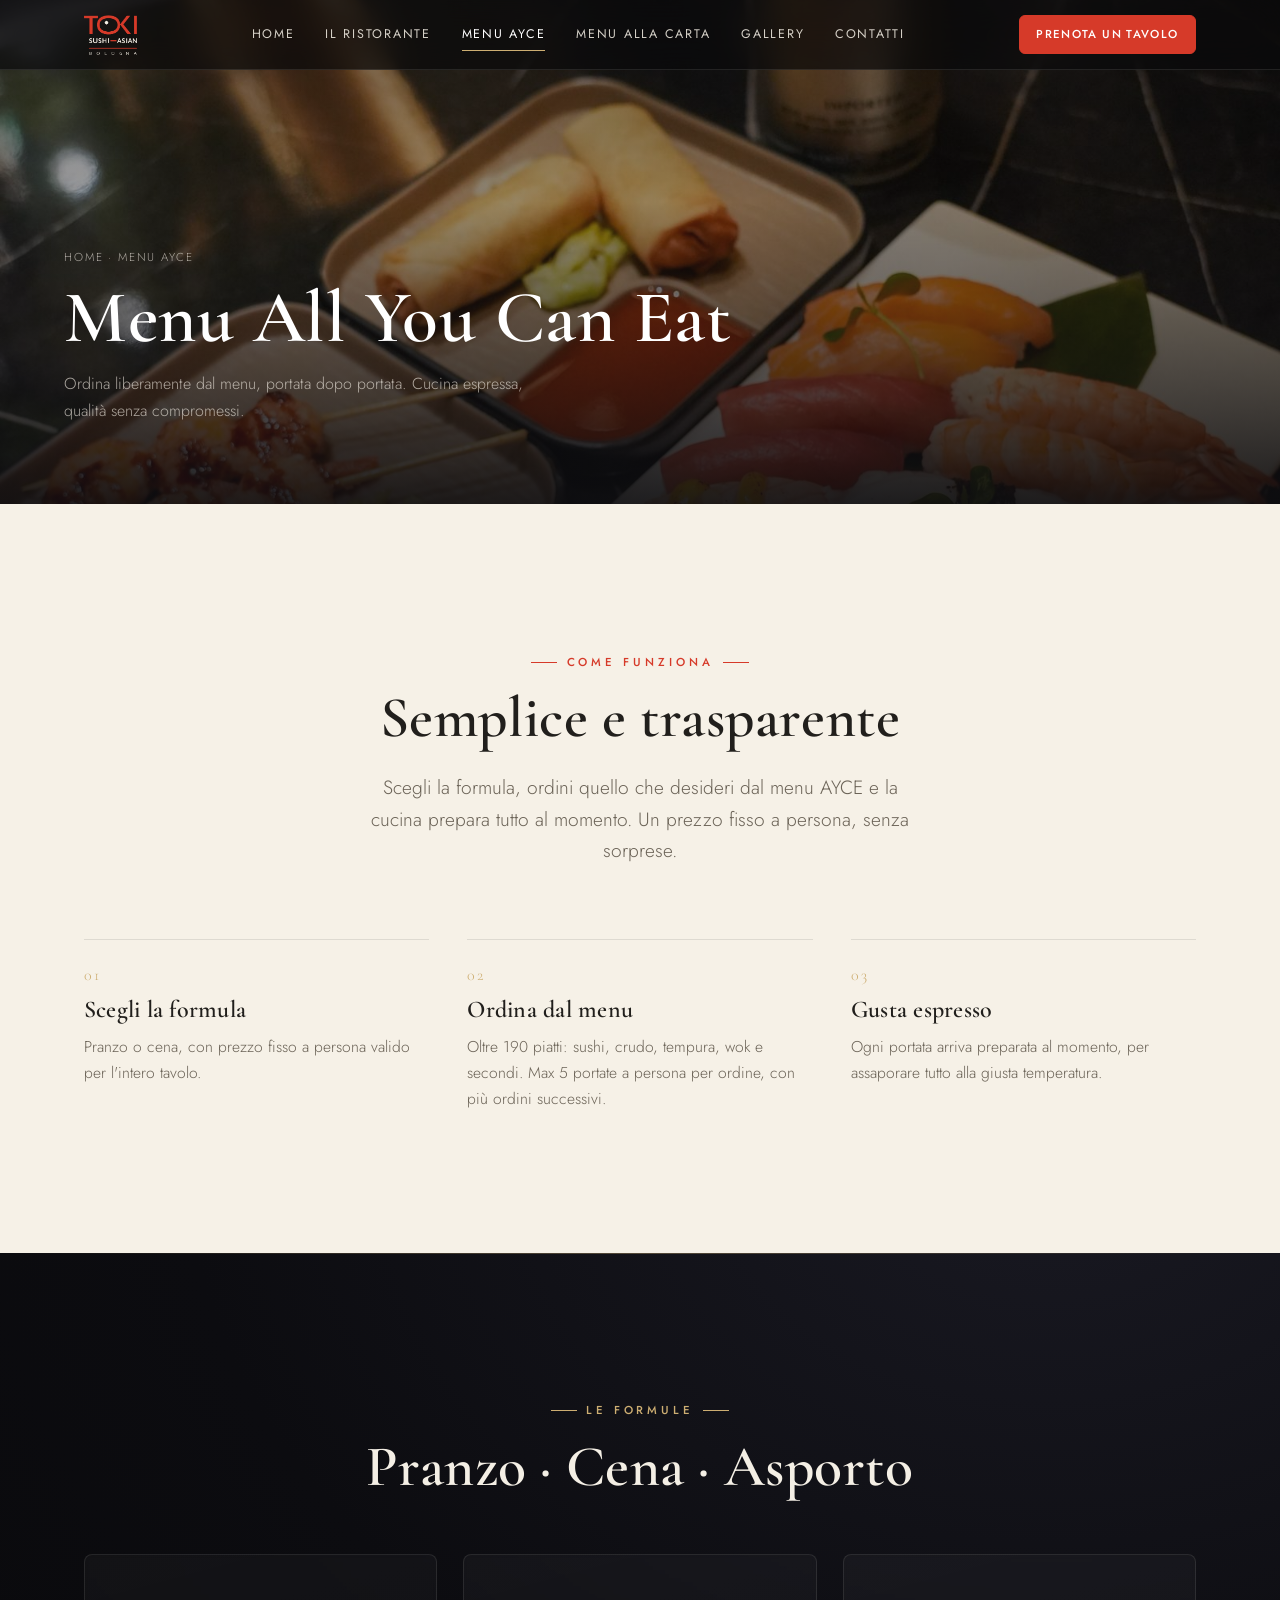
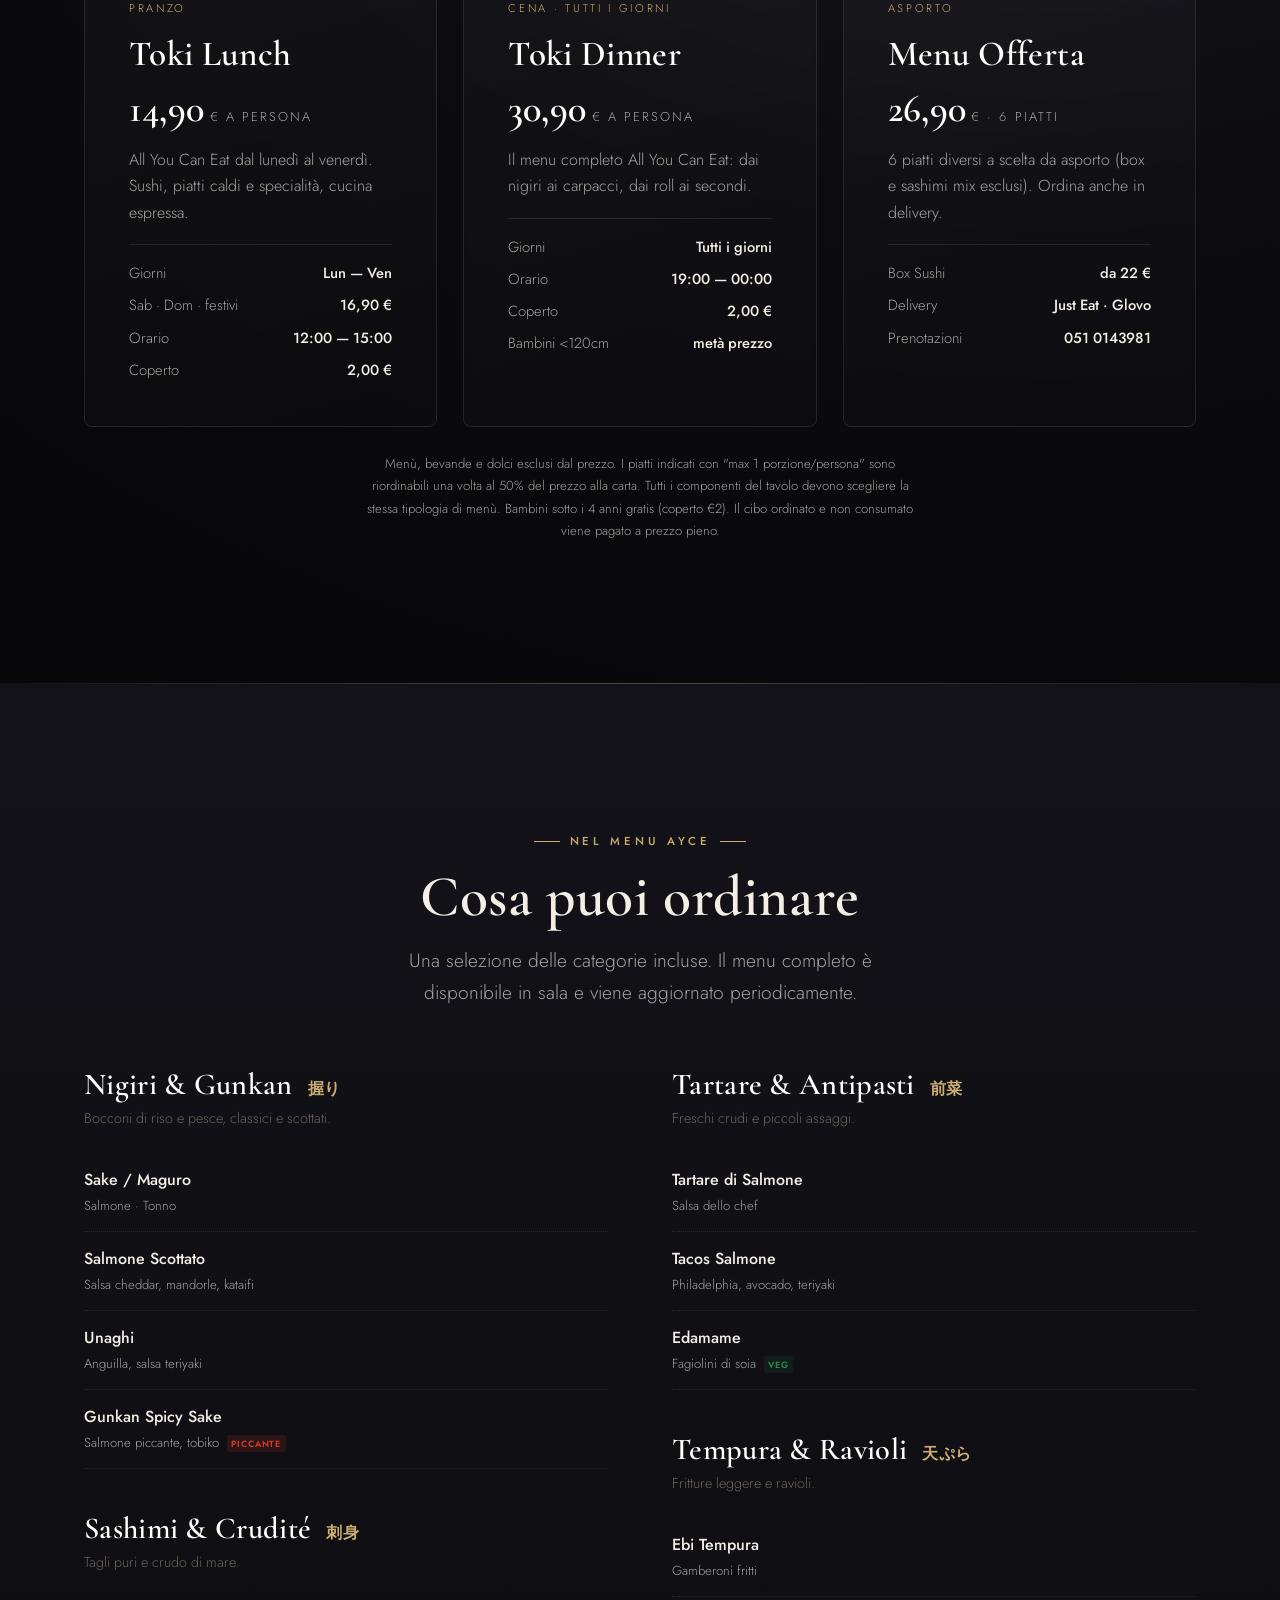
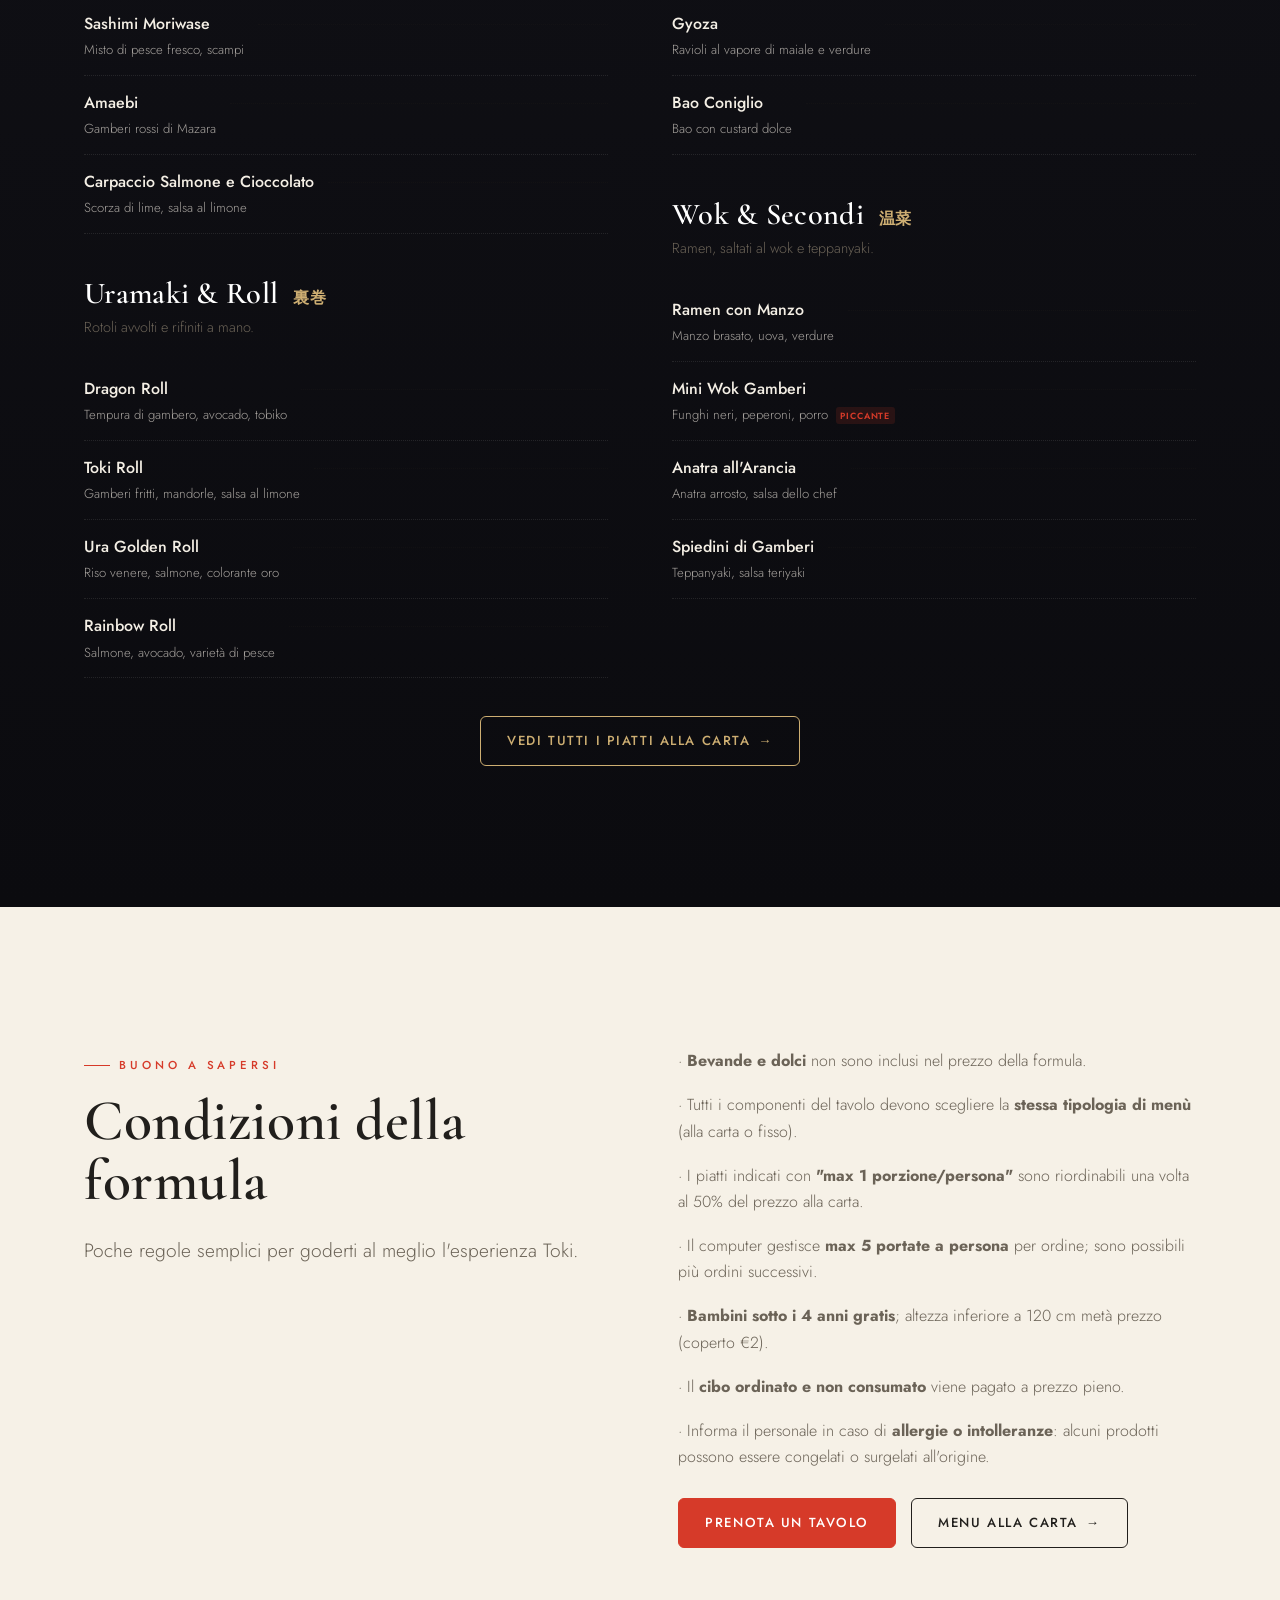
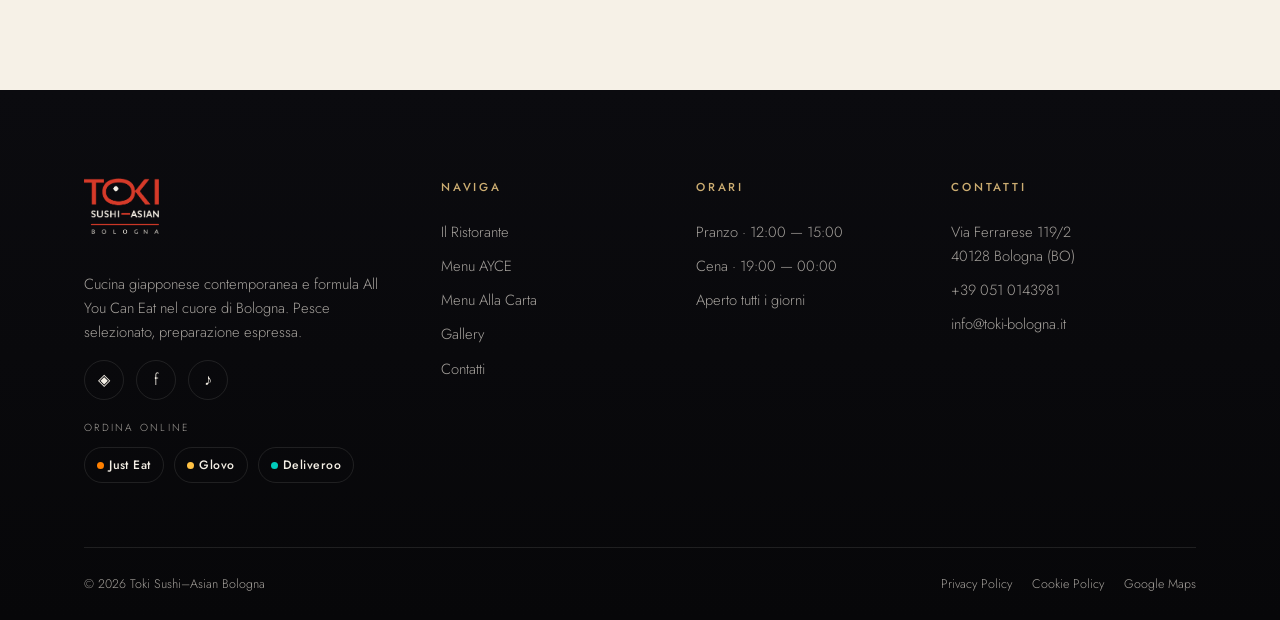
<file: menu-ayce.html>
<!DOCTYPE html>
<html lang="it">
<head>
<meta charset="UTF-8" />
<meta name="viewport" content="width=device-width, initial-scale=1.0" />
<title>Menu All You Can Eat | Toki Sushi–Asian Bologna</title>
<meta name="description" content="Il menu All You Can Eat di Toki a Bologna: formula pranzo e cena, categorie complete e condizioni chiare. Cucina espressa senza limiti." />
<meta name="theme-color" content="#0d0d10" />
<link rel="icon" href="assets/img/favicon.png" />
<link rel="preconnect" href="https://fonts.googleapis.com" />
<link rel="preconnect" href="https://fonts.gstatic.com" crossorigin />
<link href="https://fonts.googleapis.com/css2?family=Cormorant+Garamond:ital,wght@0,400;0,500;0,600;0,700;1,500;1,600&family=Jost:wght@300;400;500;600&display=swap" rel="stylesheet" />
<link rel="stylesheet" href="assets/css/style.css" />
</head>
<body>

<header class="site-header solid">
  <div class="container">
    <a class="brand" href="index.html"><img class="brand__img" src="assets/img/logo-light.png" alt="Toki Sushi-Asian Bologna" /></a>
    <nav class="nav" aria-label="Navigazione principale">
      <a href="index.html">Home</a><a href="il-ristorante.html">Il Ristorante</a>
      <a href="menu-ayce.html" aria-current="page">Menu AYCE</a>
      <a href="menu-alla-carta.html">Menu Alla Carta</a><a href="gallery.html">Gallery</a><a href="contatti.html">Contatti</a>
    </nav>
    <div class="header-actions">
      <a class="btn btn--sm" href="contatti.html#prenota">Prenota un tavolo</a>
      <button class="hamburger" aria-label="Apri il menu" aria-expanded="false"><span></span><span></span><span></span></button>
    </div>
  </div>
</header>
<nav class="mobile-nav" aria-label="Menu mobile">
  <a href="index.html">Home</a><a href="il-ristorante.html">Il Ristorante</a><a href="menu-ayce.html">Menu AYCE</a>
  <a href="menu-alla-carta.html">Menu Alla Carta</a><a href="gallery.html">Gallery</a><a href="contatti.html">Contatti</a>
  <a class="btn" href="contatti.html#prenota">Prenota un tavolo</a>
  <div class="mobile-nav__contact">Via Ferrarese 119/2, Bologna · +39 051 0143981</div>
</nav>

<section class="page-hero">
  <div class="page-hero__media"><img src="assets/img/ayce-bg.jpg" alt="Selezione di piatti Toki per la formula All You Can Eat" /></div>
  <div class="page-hero__inner">
    <div class="container">
      <p class="crumbs reveal"><a href="index.html">Home</a> · Menu AYCE</p>
      <h1 class="reveal" data-d="1">Menu All You Can Eat</h1>
      <p class="reveal" data-d="2">Ordina liberamente dal menu, portata dopo portata. Cucina espressa, qualità senza compromessi.</p>
    </div>
  </div>
</section>

<!-- COME FUNZIONA -->
<section class="section">
  <div class="container">
    <div class="center" style="max-width:60ch;margin-inline:auto">
      <span class="kicker center">Come funziona</span>
      <h2 class="h-section" style="margin:.3em 0 .4em">Semplice e trasparente</h2>
      <p class="lead mx-auto">Scegli la formula, ordini quello che desideri dal menu AYCE e la cucina prepara tutto al momento. Un prezzo fisso a persona, senza sorprese.</p>
    </div>
    <div class="values">
      <div class="value reveal"><span class="value__num">01</span><h4>Scegli la formula</h4><p>Pranzo o cena, con prezzo fisso a persona valido per l'intero tavolo.</p></div>
      <div class="value reveal" data-d="1"><span class="value__num">02</span><h4>Ordina dal menu</h4><p>Oltre 190 piatti: sushi, crudo, tempura, wok e secondi. Max 5 portate a persona per ordine, con più ordini successivi.</p></div>
      <div class="value reveal" data-d="2"><span class="value__num">03</span><h4>Gusta espresso</h4><p>Ogni portata arriva preparata al momento, per assaporare tutto alla giusta temperatura.</p></div>
    </div>
  </div>
</section>

<!-- FORMULE -->
<section class="section bg-ink on-dark ayce">
  <div class="container">
    <div class="center"><span class="kicker center">Le formule</span><h2 class="h-section" style="margin:.3em 0 0">Pranzo · Cena · Asporto</h2></div>
    <div class="ayce__grid ayce__grid--3">
      <div class="formula-card reveal">
        <span class="formula-card__tag">Pranzo</span><h3>Toki Lunch</h3>
        <div class="formula-card__price"><b>14,90</b><span>€ a persona</span></div>
        <p style="color:var(--txt-light-2)">All You Can Eat dal lunedì al venerdì. Sushi, piatti caldi e specialità, cucina espressa.</p>
        <div class="formula-card__meta">
          <div><span>Giorni</span><b>Lun — Ven</b></div>
          <div><span>Sab · Dom · festivi</span><b>16,90 €</b></div>
          <div><span>Orario</span><b>12:00 — 15:00</b></div>
          <div><span>Coperto</span><b>2,00 €</b></div>
        </div>
      </div>
      <div class="formula-card reveal" data-d="1">
        <span class="formula-card__tag">Cena · tutti i giorni</span><h3>Toki Dinner</h3>
        <div class="formula-card__price"><b>30,90</b><span>€ a persona</span></div>
        <p style="color:var(--txt-light-2)">Il menu completo All You Can Eat: dai nigiri ai carpacci, dai roll ai secondi.</p>
        <div class="formula-card__meta">
          <div><span>Giorni</span><b>Tutti i giorni</b></div>
          <div><span>Orario</span><b>19:00 — 00:00</b></div>
          <div><span>Coperto</span><b>2,00 €</b></div>
          <div><span>Bambini &lt;120cm</span><b>metà prezzo</b></div>
        </div>
      </div>
      <div class="formula-card reveal" data-d="2">
        <span class="formula-card__tag">Asporto</span><h3>Menu Offerta</h3>
        <div class="formula-card__price"><b>26,90</b><span>€ · 6 piatti</span></div>
        <p style="color:var(--txt-light-2)">6 piatti diversi a scelta da asporto (box e sashimi mix esclusi). Ordina anche in delivery.</p>
        <div class="formula-card__meta">
          <div><span>Box Sushi</span><b>da 22 €</b></div>
          <div><span>Delivery</span><b>Just Eat · Glovo</b></div>
          <div><span>Prenotazioni</span><b>051 0143981</b></div>
        </div>
      </div>
    </div>
    <p class="ayce__note">Menù, bevande e dolci esclusi dal prezzo. I piatti indicati con "max 1 porzione/persona" sono riordinabili una volta al 50% del prezzo alla carta. Tutti i componenti del tavolo devono scegliere la stessa tipologia di menù. Bambini sotto i 4 anni gratis (coperto €2). Il cibo ordinato e non consumato viene pagato a prezzo pieno.</p>
  </div>
</section>

<!-- MENU CATEGORIE -->
<section class="section bg-ink-1 on-dark">
  <div class="container">
    <div class="center" style="max-width:56ch;margin-inline:auto">
      <span class="kicker center">Nel menu AYCE</span>
      <h2 class="h-section" style="margin:.3em 0 .3em">Cosa puoi ordinare</h2>
      <p class="lead mx-auto">Una selezione delle categorie incluse. Il menu completo è disponibile in sala e viene aggiornato periodicamente.</p>
    </div>

    <div class="menu-list" style="margin-top:clamp(36px,5vw,60px)">
      <div>
        <div class="menu-block">
          <h3>Nigiri &amp; Gunkan <span class="jp">握り</span></h3>
          <p class="sub">Bocconi di riso e pesce, classici e scottati.</p>
          <div class="m-item"><span class="m-item__name"><b>Sake / Maguro</b><small>Salmone · Tonno</small></span><span class="m-item__dots"></span></div>
          <div class="m-item"><span class="m-item__name"><b>Salmone Scottato</b><small>Salsa cheddar, mandorle, kataifi</small></span><span class="m-item__dots"></span></div>
          <div class="m-item"><span class="m-item__name"><b>Unaghi</b><small>Anguilla, salsa teriyaki</small></span><span class="m-item__dots"></span></div>
          <div class="m-item"><span class="m-item__name"><b>Gunkan Spicy Sake</b><small>Salmone piccante, tobiko <span class="tag-spicy">Piccante</span></small></span><span class="m-item__dots"></span></div>
        </div>
        <div class="menu-block">
          <h3>Sashimi &amp; Crudité <span class="jp">刺身</span></h3>
          <p class="sub">Tagli puri e crudo di mare.</p>
          <div class="m-item"><span class="m-item__name"><b>Sashimi Moriwase</b><small>Misto di pesce fresco, scampi</small></span><span class="m-item__dots"></span></div>
          <div class="m-item"><span class="m-item__name"><b>Amaebi</b><small>Gamberi rossi di Mazara</small></span><span class="m-item__dots"></span></div>
          <div class="m-item"><span class="m-item__name"><b>Carpaccio Salmone e Cioccolato</b><small>Scorza di lime, salsa al limone</small></span><span class="m-item__dots"></span></div>
        </div>
        <div class="menu-block">
          <h3>Uramaki &amp; Roll <span class="jp">裏巻</span></h3>
          <p class="sub">Rotoli avvolti e rifiniti a mano.</p>
          <div class="m-item"><span class="m-item__name"><b>Dragon Roll</b><small>Tempura di gambero, avocado, tobiko</small></span><span class="m-item__dots"></span></div>
          <div class="m-item"><span class="m-item__name"><b>Toki Roll</b><small>Gamberi fritti, mandorle, salsa al limone</small></span><span class="m-item__dots"></span></div>
          <div class="m-item"><span class="m-item__name"><b>Ura Golden Roll</b><small>Riso venere, salmone, colorante oro</small></span><span class="m-item__dots"></span></div>
          <div class="m-item"><span class="m-item__name"><b>Rainbow Roll</b><small>Salmone, avocado, varietà di pesce</small></span><span class="m-item__dots"></span></div>
        </div>
      </div>
      <div>
        <div class="menu-block">
          <h3>Tartare &amp; Antipasti <span class="jp">前菜</span></h3>
          <p class="sub">Freschi crudi e piccoli assaggi.</p>
          <div class="m-item"><span class="m-item__name"><b>Tartare di Salmone</b><small>Salsa dello chef</small></span><span class="m-item__dots"></span></div>
          <div class="m-item"><span class="m-item__name"><b>Tacos Salmone</b><small>Philadelphia, avocado, teriyaki</small></span><span class="m-item__dots"></span></div>
          <div class="m-item"><span class="m-item__name"><b>Edamame</b><small>Fagiolini di soia <span class="tag-veg">Veg</span></small></span><span class="m-item__dots"></span></div>
        </div>
        <div class="menu-block">
          <h3>Tempura &amp; Ravioli <span class="jp">天ぷら</span></h3>
          <p class="sub">Fritture leggere e ravioli.</p>
          <div class="m-item"><span class="m-item__name"><b>Ebi Tempura</b><small>Gamberoni fritti</small></span><span class="m-item__dots"></span></div>
          <div class="m-item"><span class="m-item__name"><b>Gyoza</b><small>Ravioli al vapore di maiale e verdure</small></span><span class="m-item__dots"></span></div>
          <div class="m-item"><span class="m-item__name"><b>Bao Coniglio</b><small>Bao con custard dolce</small></span><span class="m-item__dots"></span></div>
        </div>
        <div class="menu-block">
          <h3>Wok &amp; Secondi <span class="jp">温菜</span></h3>
          <p class="sub">Ramen, saltati al wok e teppanyaki.</p>
          <div class="m-item"><span class="m-item__name"><b>Ramen con Manzo</b><small>Manzo brasato, uova, verdure</small></span><span class="m-item__dots"></span></div>
          <div class="m-item"><span class="m-item__name"><b>Mini Wok Gamberi</b><small>Funghi neri, peperoni, porro <span class="tag-spicy">Piccante</span></small></span><span class="m-item__dots"></span></div>
          <div class="m-item"><span class="m-item__name"><b>Anatra all'Arancia</b><small>Anatra arrosto, salsa dello chef</small></span><span class="m-item__dots"></span></div>
          <div class="m-item"><span class="m-item__name"><b>Spiedini di Gamberi</b><small>Teppanyaki, salsa teriyaki</small></span><span class="m-item__dots"></span></div>
        </div>
      </div>
    </div>
    <div class="center" style="margin-top:38px">
      <a class="btn btn--gold" href="menu-alla-carta.html">Vedi tutti i piatti alla carta <span class="arrow">→</span></a>
    </div>
  </div>
</section>

<!-- CONDIZIONI -->
<section class="section">
  <div class="container">
    <div class="split" style="align-items:start">
      <div class="reveal">
        <span class="kicker">Buono a sapersi</span>
        <h2 class="h-section" style="margin:.3em 0 .4em">Condizioni della formula</h2>
        <p class="lead">Poche regole semplici per goderti al meglio l'esperienza Toki.</p>
      </div>
      <div class="reveal" data-d="1" style="color:var(--txt-muted)">
        <div class="stack">
          <p>· <b>Bevande e dolci</b> non sono inclusi nel prezzo della formula.</p>
          <p>· Tutti i componenti del tavolo devono scegliere la <b>stessa tipologia di menù</b> (alla carta o fisso).</p>
          <p>· I piatti indicati con <b>"max 1 porzione/persona"</b> sono riordinabili una volta al 50% del prezzo alla carta.</p>
          <p>· Il computer gestisce <b>max 5 portate a persona</b> per ordine; sono possibili più ordini successivi.</p>
          <p>· <b>Bambini sotto i 4 anni gratis</b>; altezza inferiore a 120 cm metà prezzo (coperto €2).</p>
          <p>· Il <b>cibo ordinato e non consumato</b> viene pagato a prezzo pieno.</p>
          <p>· Informa il personale in caso di <b>allergie o intolleranze</b>: alcuni prodotti possono essere congelati o surgelati all'origine.</p>
        </div>
        <div class="btn-row" style="margin-top:28px">
          <a class="btn" href="contatti.html#prenota">Prenota un tavolo</a>
          <a class="btn btn--ghost" href="menu-alla-carta.html" style="--fg:var(--txt-dark)">Menu Alla Carta <span class="arrow">→</span></a>
        </div>
      </div>
    </div>
  </div>
</section>

<footer class="site-footer">
  <div class="container">
    <div class="footer-top">
      <div class="footer-brand">
        <a class="brand" href="index.html"><img class="brand__img" src="assets/img/logo-light.png" alt="Toki Sushi-Asian Bologna" /></a>
        <p>Cucina giapponese contemporanea e formula All You Can Eat nel cuore di Bologna. Pesce selezionato, preparazione espressa.</p>
        <div class="socials"><a href="https://www.instagram.com/toki_sushiasianbologna/" target="_blank" rel="noopener" aria-label="Instagram">◈</a><a href="https://www.facebook.com/tokisushiasianbologna" target="_blank" rel="noopener" aria-label="Facebook">f</a><a href="https://www.tiktok.com/@tokisushiasian" target="_blank" rel="noopener" aria-label="TikTok">♪</a></div><div class="delivery-links"><span class="delivery-links__label">Ordina online</span><a class="deliv deliv--je" href="https://www.justeat.it/restaurants-toki-sushi-asian-bologna-40128/menu" target="_blank" rel="noopener">Just Eat</a><a class="deliv deliv--gl" href="https://glovoapp.com/it/it/bologna/stores/toki-sushi-asian-bol" target="_blank" rel="noopener">Glovo</a><a class="deliv deliv--dl" href="https://deliveroo.it/it/menu/Bologna/bolognina/toki-sushi-asian-boce" target="_blank" rel="noopener">Deliveroo</a></div>
      </div>
      <div class="footer-col"><h5>Naviga</h5><a href="il-ristorante.html">Il Ristorante</a><a href="menu-ayce.html">Menu AYCE</a><a href="menu-alla-carta.html">Menu Alla Carta</a><a href="gallery.html">Gallery</a><a href="contatti.html">Contatti</a></div>
      <div class="footer-col"><h5>Orari</h5><p>Pranzo · 12:00 — 15:00</p><p>Cena · 19:00 — 00:00</p><p>Aperto tutti i giorni</p></div>
      <div class="footer-col"><h5>Contatti</h5><p>Via Ferrarese 119/2<br />40128 Bologna (BO)</p><a href="tel:+390510143981">+39 051 0143981</a><a href="mailto:info@toki-bologna.it">info@toki-bologna.it</a></div>
    </div>
    <div class="footer-bottom">
      <span>© <span data-year>2026</span> Toki Sushi–Asian Bologna</span>
      <div class="footer-legal"><a href="privacy.html">Privacy Policy</a><a href="cookie.html">Cookie Policy</a><a href="https://www.google.com/maps/search/?api=1&query=Toki+Sushi-Asian+Via+Ferrarese+119%2F2+Bologna" target="_blank" rel="noopener">Google Maps</a></div>
    </div>
  </div>
</footer>
<script src="assets/js/main.js"></script>
</body>
</html>
</file>
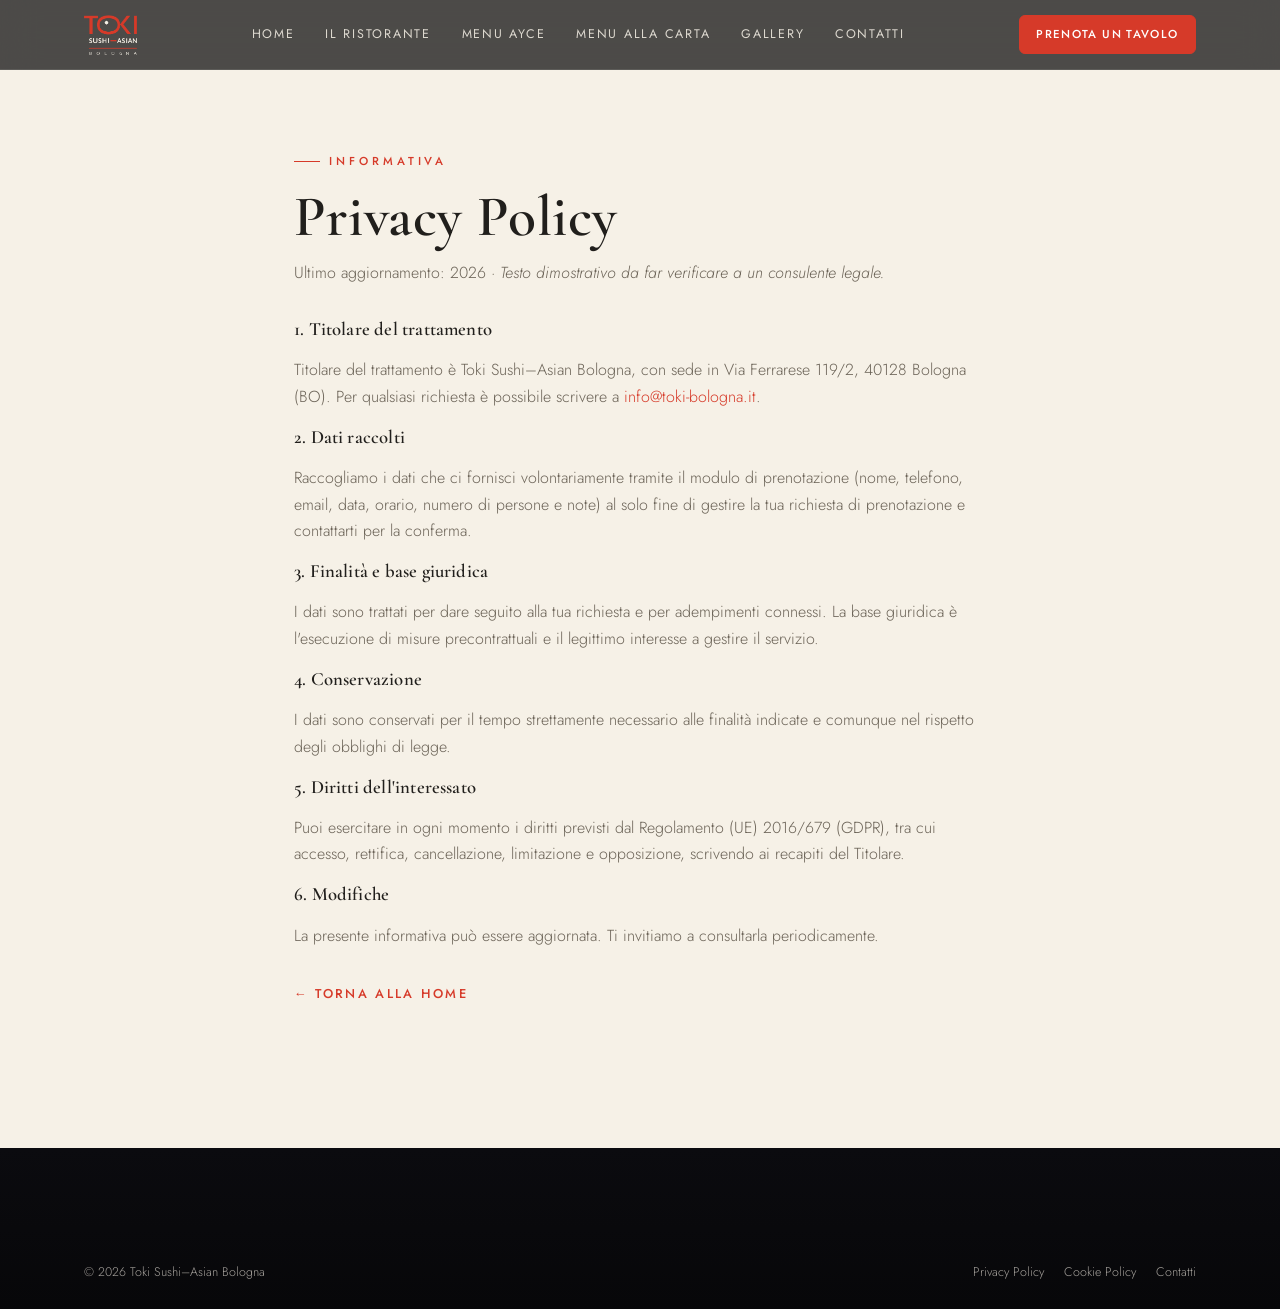
<file: privacy.html>
<!DOCTYPE html>
<html lang="it">
<head>
<meta charset="UTF-8" />
<meta name="viewport" content="width=device-width, initial-scale=1.0" />
<title>Privacy Policy | Toki Sushi–Asian Bologna</title>
<meta name="description" content="Informativa sulla privacy di Toki Sushi–Asian Bologna. Testo dimostrativo da personalizzare." />
<meta name="robots" content="noindex" />
<link rel="icon" href="assets/img/favicon.png" />
<link rel="preconnect" href="https://fonts.googleapis.com" />
<link rel="preconnect" href="https://fonts.gstatic.com" crossorigin />
<link href="https://fonts.googleapis.com/css2?family=Cormorant+Garamond:ital,wght@0,400;0,500;0,600;0,700;1,500;1,600&family=Jost:wght@300;400;500;600&display=swap" rel="stylesheet" />
<link rel="stylesheet" href="assets/css/style.css" />
</head>
<body>
<header class="site-header solid">
  <div class="container">
    <a class="brand" href="index.html"><img class="brand__img" src="assets/img/logo-light.png" alt="Toki Sushi-Asian Bologna" /></a>
    <nav class="nav" aria-label="Navigazione principale">
      <a href="index.html">Home</a><a href="il-ristorante.html">Il Ristorante</a><a href="menu-ayce.html">Menu AYCE</a>
      <a href="menu-alla-carta.html">Menu Alla Carta</a><a href="gallery.html">Gallery</a><a href="contatti.html">Contatti</a>
    </nav>
    <div class="header-actions">
      <a class="btn btn--sm" href="contatti.html#prenota">Prenota un tavolo</a>
      <button class="hamburger" aria-label="Apri il menu" aria-expanded="false"><span></span><span></span><span></span></button>
    </div>
  </div>
</header>
<nav class="mobile-nav" aria-label="Menu mobile">
  <a href="index.html">Home</a><a href="il-ristorante.html">Il Ristorante</a><a href="menu-ayce.html">Menu AYCE</a>
  <a href="menu-alla-carta.html">Menu Alla Carta</a><a href="gallery.html">Gallery</a><a href="contatti.html">Contatti</a>
  <a class="btn" href="contatti.html#prenota">Prenota un tavolo</a>
  <div class="mobile-nav__contact">Via Ferrarese 119/2, Bologna · +39 051 0143981</div>
</nav>

<section class="section" style="padding-top:calc(var(--header-h) + 60px)">
  <div class="container" style="max-width:820px">
    <span class="kicker">Informativa</span>
    <h1 class="h-section" style="margin:.3em 0 .2em">Privacy Policy</h1>
    <p style="color:var(--txt-muted)">Ultimo aggiornamento: <span data-year>2026</span> · <em>Testo dimostrativo da far verificare a un consulente legale.</em></p>

    <div class="stack" style="margin-top:34px;color:var(--txt-muted)">
      <h3 style="color:var(--txt-dark)">1. Titolare del trattamento</h3>
      <p>Titolare del trattamento è Toki Sushi–Asian Bologna, con sede in Via Ferrarese 119/2, 40128 Bologna (BO). Per qualsiasi richiesta è possibile scrivere a <a href="mailto:info@toki-bologna.it" style="color:var(--vermillion)">info@toki-bologna.it</a>.</p>

      <h3 style="color:var(--txt-dark)">2. Dati raccolti</h3>
      <p>Raccogliamo i dati che ci fornisci volontariamente tramite il modulo di prenotazione (nome, telefono, email, data, orario, numero di persone e note) al solo fine di gestire la tua richiesta di prenotazione e contattarti per la conferma.</p>

      <h3 style="color:var(--txt-dark)">3. Finalità e base giuridica</h3>
      <p>I dati sono trattati per dare seguito alla tua richiesta e per adempimenti connessi. La base giuridica è l'esecuzione di misure precontrattuali e il legittimo interesse a gestire il servizio.</p>

      <h3 style="color:var(--txt-dark)">4. Conservazione</h3>
      <p>I dati sono conservati per il tempo strettamente necessario alle finalità indicate e comunque nel rispetto degli obblighi di legge.</p>

      <h3 style="color:var(--txt-dark)">5. Diritti dell'interessato</h3>
      <p>Puoi esercitare in ogni momento i diritti previsti dal Regolamento (UE) 2016/679 (GDPR), tra cui accesso, rettifica, cancellazione, limitazione e opposizione, scrivendo ai recapiti del Titolare.</p>

      <h3 style="color:var(--txt-dark)">6. Modifiche</h3>
      <p>La presente informativa può essere aggiornata. Ti invitiamo a consultarla periodicamente.</p>
    </div>

    <div class="btn-row" style="margin-top:34px"><a class="textlink" href="index.html">← Torna alla home</a></div>
  </div>
</section>

<footer class="site-footer">
  <div class="container">
    <div class="footer-bottom" style="margin-top:0;border-top:none">
      <span>© <span data-year>2026</span> Toki Sushi–Asian Bologna</span>
      <div class="footer-legal"><a href="privacy.html">Privacy Policy</a><a href="cookie.html">Cookie Policy</a><a href="contatti.html">Contatti</a></div>
    </div>
  </div>
</footer>
<script src="assets/js/main.js"></script>
</body>
</html>
</file>
<file: assets/css/style.css>
/* =========================================================
   TOKI · Sushi–Asian Bologna — Stylesheet
   Design system: nero/antracite, bianco caldo, rosso vermiglio, oro tenue
   ========================================================= */

/* ---------- Design tokens ---------- */
:root{
  --ink:      #0d0d10;   /* base near-black */
  --ink-1:    #121216;   /* section dark */
  --ink-2:    #17171c;   /* panel */
  --ink-3:    #20202a;   /* raised */
  --line:     rgba(246,241,231,.12);
  --line-2:   rgba(13,13,16,.10);

  --paper:    #f6f1e7;   /* warm white */
  --paper-2:  #fffdf8;
  --cream:    #efe7d6;

  --vermillion:#d63a29;  /* rosso vermiglio */
  --vermillion-2:#b92f20;
  --gold:     #c6a668;   /* oro tenue */
  --gold-2:   #d8bd88;

  --txt-dark:   #211f1c;         /* text on paper */
  --txt-muted:  #6b6357;         /* muted on paper */
  --txt-light:  #f4efe5;         /* text on ink */
  --txt-light-2: rgba(244,239,229,.66);

  --font-display: "Cormorant Garamond", Georgia, serif;
  --font-ui: "Jost", "Helvetica Neue", Arial, sans-serif;

  --container: 1240px;
  --gutter: clamp(20px, 5vw, 64px);
  --radius: 4px;
  --shadow: 0 24px 60px -28px rgba(0,0,0,.55);
  --ease: cubic-bezier(.22,.61,.36,1);
  --header-h: 84px;
}

/* ---------- Reset ---------- */
*,*::before,*::after{box-sizing:border-box;margin:0;padding:0}
html{scroll-behavior:smooth;-webkit-text-size-adjust:100%}
@media (prefers-reduced-motion: reduce){html{scroll-behavior:auto}}
body{
  font-family:var(--font-ui);
  color:var(--txt-dark);
  background:var(--paper);
  line-height:1.65;
  font-weight:300;
  -webkit-font-smoothing:antialiased;
  overflow-x:hidden;
}
img{max-width:100%;display:block}
a{color:inherit;text-decoration:none}
button{font-family:inherit;cursor:pointer;border:none;background:none;color:inherit}
ul{list-style:none}
::selection{background:var(--vermillion);color:#fff}

/* ---------- Typography ---------- */
h1,h2,h3,h4{font-family:var(--font-display);font-weight:600;line-height:1.06;letter-spacing:.01em}
.display{
  font-family:var(--font-display);
  font-weight:600;
  font-size:clamp(2.9rem, 8vw, 6.2rem);
  line-height:.98;
  letter-spacing:.005em;
}
.h-section{font-size:clamp(2.1rem, 4.6vw, 3.6rem);line-height:1.04}
.kicker{
  font-family:var(--font-ui);
  font-weight:500;
  font-size:.72rem;
  letter-spacing:.34em;
  text-transform:uppercase;
  color:var(--vermillion);
  display:inline-flex;align-items:center;gap:.7em;
}
.kicker::before{content:"";width:26px;height:1px;background:var(--vermillion);display:inline-block}
.kicker.center::after{content:"";width:26px;height:1px;background:var(--vermillion);display:inline-block}
.kicker.center{justify-content:center}
.lead{font-size:clamp(1.05rem,1.5vw,1.22rem);color:var(--txt-muted);font-weight:300;max-width:60ch}
.on-dark{color:var(--txt-light)}
.on-dark .lead{color:var(--txt-light-2)}
.on-dark .kicker{color:var(--gold)}
.on-dark .kicker::before,.on-dark .kicker.center::after{background:var(--gold)}

/* ---------- Layout helpers ---------- */
.container{max-width:var(--container);margin-inline:auto;padding-inline:var(--gutter)}
.section{padding-block:clamp(72px, 11vw, 148px)}
.section--tight{padding-block:clamp(56px,8vw,96px)}
.bg-ink{background:var(--ink);color:var(--txt-light)}
.bg-ink-1{background:var(--ink-1);color:var(--txt-light)}
.bg-cream{background:var(--cream)}
.center{text-align:center}
.mx-auto{margin-inline:auto}
.stack>*+*{margin-top:1.1rem}

/* ---------- Buttons ---------- */
.btn{
  --bg:var(--vermillion);--fg:#fff;--bd:var(--vermillion);
  display:inline-flex;align-items:center;justify-content:center;gap:.6em;
  font-family:var(--font-ui);font-weight:500;font-size:.82rem;letter-spacing:.16em;text-transform:uppercase;
  padding:1.02em 2em;background:var(--bg);color:var(--fg);border:1px solid var(--bd);
  border-radius:var(--radius);transition:transform .35s var(--ease),background .35s var(--ease),color .35s var(--ease),border-color .35s var(--ease);
  will-change:transform;
}
.btn:hover{background:var(--vermillion-2);border-color:var(--vermillion-2);transform:translateY(-2px)}
.btn--ghost{--bg:transparent;--fg:currentColor;--bd:currentColor}
.btn--ghost:hover{--bg:var(--txt-light);background:var(--txt-light);color:var(--ink);border-color:var(--txt-light);transform:translateY(-2px)}
.btn--gold{--bg:transparent;--fg:var(--gold);--bd:var(--gold)}
.btn--gold:hover{background:var(--gold);color:var(--ink);border-color:var(--gold)}
.btn--sm{padding:.8em 1.4em;font-size:.72rem}
.btn--block{width:100%}
.btn-row{display:flex;flex-wrap:wrap;gap:14px}
.textlink{display:inline-flex;align-items:center;gap:.5em;font-size:.8rem;letter-spacing:.18em;text-transform:uppercase;font-weight:500;color:var(--vermillion);border-bottom:1px solid transparent;padding-bottom:2px;transition:border-color .3s}
.textlink:hover{border-color:var(--vermillion)}
.on-dark .textlink{color:var(--gold)}
.on-dark .textlink:hover{border-color:var(--gold)}
.arrow{transition:transform .3s var(--ease)}
.textlink:hover .arrow,.btn:hover .arrow{transform:translateX(4px)}

/* =========================================================
   HEADER
   ========================================================= */
.site-header{
  position:fixed;top:0;left:0;right:0;z-index:60;
  height:var(--header-h);
  display:flex;align-items:center;
  transition:background .4s var(--ease),height .4s var(--ease),box-shadow .4s var(--ease),border-color .4s var(--ease);
  border-bottom:1px solid transparent;
}
.site-header .container{display:flex;align-items:center;justify-content:space-between;gap:24px;width:100%}
.site-header.scrolled,.site-header.solid{
  height:70px;background:rgba(13,13,16,.9);backdrop-filter:blur(14px);
  border-bottom:1px solid var(--line);
}
/* brand */
.brand{display:flex;align-items:center;gap:.62rem;line-height:1;color:var(--txt-light);z-index:2}
.brand__mark{
  font-family:var(--font-display);font-weight:700;font-size:1.7rem;letter-spacing:.04em;
  color:var(--vermillion);position:relative;
}
.brand__mark .dot{color:var(--vermillion)}
.brand__sub{display:flex;flex-direction:column;gap:.18em}
.brand__sub b{font-family:var(--font-ui);font-weight:500;font-size:.62rem;letter-spacing:.34em;color:var(--txt-light);text-transform:uppercase}
.brand__sub span{font-family:var(--font-ui);font-weight:400;font-size:.52rem;letter-spacing:.42em;color:var(--txt-light-2);text-transform:uppercase}

/* nav */
.nav{display:flex;align-items:center;gap:clamp(18px,2.4vw,38px)}
.nav a{
  color:var(--txt-light);font-size:.78rem;letter-spacing:.14em;text-transform:uppercase;font-weight:400;
  position:relative;padding:6px 0;opacity:.86;transition:opacity .3s,color .3s;
}
.nav a::after{content:"";position:absolute;left:0;bottom:0;width:0;height:1px;background:var(--gold);transition:width .35s var(--ease)}
.nav a:hover,.nav a[aria-current="page"]{opacity:1;color:#fff}
.nav a:hover::after,.nav a[aria-current="page"]::after{width:100%}
.header-actions{display:flex;align-items:center;gap:16px}

.hamburger{display:none;width:44px;height:44px;flex-direction:column;justify-content:center;gap:6px;z-index:70}
.hamburger span{display:block;height:2px;width:26px;background:var(--txt-light);margin-inline:auto;transition:transform .35s var(--ease),opacity .3s}
body.menu-open .hamburger span:nth-child(1){transform:translateY(8px) rotate(45deg)}
body.menu-open .hamburger span:nth-child(2){opacity:0}
body.menu-open .hamburger span:nth-child(3){transform:translateY(-8px) rotate(-45deg)}

/* mobile drawer */
.mobile-nav{
  position:fixed;inset:0;z-index:65;background:var(--ink);
  display:flex;flex-direction:column;justify-content:center;align-items:center;gap:6px;
  transform:translateY(-100%);transition:transform .55s var(--ease);
  padding:100px var(--gutter) 40px;
}
body.menu-open .mobile-nav{transform:translateY(0)}
.mobile-nav a:not(.btn){
  font-family:var(--font-display);font-size:2rem;color:var(--txt-light);font-weight:500;
  padding:.28em 0;opacity:0;transform:translateY(14px);transition:opacity .5s,transform .5s;
}
.mobile-nav a.btn{opacity:0;transform:translateY(14px)}
body.menu-open .mobile-nav a{opacity:1;transform:none}
body.menu-open .mobile-nav a:nth-child(1){transition-delay:.12s}
body.menu-open .mobile-nav a:nth-child(2){transition-delay:.17s}
body.menu-open .mobile-nav a:nth-child(3){transition-delay:.22s}
body.menu-open .mobile-nav a:nth-child(4){transition-delay:.27s}
body.menu-open .mobile-nav a:nth-child(5){transition-delay:.32s}
body.menu-open .mobile-nav a:nth-child(6){transition-delay:.37s}
.mobile-nav .btn{margin-top:26px;opacity:0;transform:translateY(14px);transition:opacity .5s .42s,transform .5s .42s}
body.menu-open .mobile-nav .btn{opacity:1;transform:none}
.mobile-nav__contact{margin-top:30px;color:var(--txt-light-2);font-size:.82rem;letter-spacing:.1em;text-align:center;opacity:0;transition:opacity .5s .5s}
body.menu-open .mobile-nav__contact{opacity:1}

/* =========================================================
   HERO
   ========================================================= */
.hero{position:relative;min-height:100svh;display:flex;align-items:flex-end;color:var(--txt-light);overflow:hidden}
.hero__media{position:absolute;inset:0;z-index:0}
.hero__media img{width:100%;height:100%;object-fit:cover;object-position:center 42%;transform:scale(1.06);animation:heroZoom 14s var(--ease) forwards}
@keyframes heroZoom{to{transform:scale(1)}}
.hero__media::after{
  content:"";position:absolute;inset:0;
  background:
    linear-gradient(180deg, rgba(13,13,16,.6) 0%, rgba(13,13,16,.15) 34%, rgba(13,13,16,.55) 74%, rgba(13,13,16,.94) 100%),
    radial-gradient(120% 80% at 20% 90%, rgba(13,13,16,.6), transparent 60%);
}
.hero__inner{position:relative;z-index:2;width:100%;padding-block:clamp(40px,9vh,120px)}
.hero__kanji{
  position:absolute;right:-2%;top:14%;z-index:1;font-family:var(--font-display);
  font-size:min(46vh,520px);line-height:1;color:rgba(246,241,231,.05);pointer-events:none;user-select:none;
}
.hero h1{margin:.22em 0 .28em;max-width:16ch}
.hero__sub{max-width:52ch;color:var(--txt-light-2);font-size:clamp(1.02rem,1.5vw,1.22rem);font-weight:300}
.hero .btn-row{margin-top:2.1rem}
.hero__facts{
  display:flex;flex-wrap:wrap;gap:clamp(20px,4vw,56px);margin-top:2.8rem;
  padding-top:1.6rem;border-top:1px solid var(--line);
}
.fact{min-width:120px}
.fact b{display:block;font-family:var(--font-display);font-size:1.28rem;color:#fff;font-weight:600}
.fact span{font-size:.72rem;letter-spacing:.22em;text-transform:uppercase;color:var(--txt-light-2)}
.scroll-cue{
  position:absolute;left:50%;bottom:26px;transform:translateX(-50%);z-index:3;
  font-size:.62rem;letter-spacing:.3em;text-transform:uppercase;color:var(--txt-light-2);
  display:flex;flex-direction:column;align-items:center;gap:10px;
}
.scroll-cue::after{content:"";width:1px;height:44px;background:linear-gradient(var(--gold),transparent);animation:cue 2s infinite}
@keyframes cue{0%{opacity:.2;transform:scaleY(.4);transform-origin:top}50%{opacity:1}100%{opacity:.2;transform:scaleY(1);transform-origin:top}}

/* =========================================================
   REVEAL animation
   ========================================================= */
.reveal{opacity:0;transform:translateY(28px);transition:opacity .9s var(--ease),transform .9s var(--ease)}
.reveal.in{opacity:1;transform:none}
.reveal[data-d="1"]{transition-delay:.1s}
.reveal[data-d="2"]{transition-delay:.2s}
.reveal[data-d="3"]{transition-delay:.3s}
.reveal[data-d="4"]{transition-delay:.4s}
@media (prefers-reduced-motion: reduce){.reveal{opacity:1;transform:none;transition:none}.hero__media img{animation:none;transform:none}}

/* =========================================================
   CONCEPT / SPLIT
   ========================================================= */
.split{display:grid;grid-template-columns:1fr 1fr;gap:clamp(32px,6vw,88px);align-items:center}
.split--reverse .split__media{order:2}
.split__media{position:relative}
.split__media img{width:100%;height:100%;object-fit:cover;border-radius:var(--radius)}
.media-frame{position:relative;border-radius:var(--radius);overflow:hidden;box-shadow:var(--shadow)}
.media-frame--tall{aspect-ratio:4/5}
.media-frame--stack{display:grid;gap:18px}
.media-badge{
  position:absolute;z-index:2;background:var(--paper);color:var(--txt-dark);
  padding:18px 22px;border-radius:var(--radius);box-shadow:var(--shadow);
  right:-14px;bottom:-14px;max-width:210px;
}
.media-badge b{font-family:var(--font-display);font-size:1.9rem;color:var(--vermillion);display:block;line-height:1}
.media-badge span{font-size:.68rem;letter-spacing:.16em;text-transform:uppercase;color:var(--txt-muted)}

.values{display:grid;grid-template-columns:repeat(3,1fr);gap:clamp(20px,3vw,40px);margin-top:clamp(40px,6vw,72px)}
.value{padding-top:22px;border-top:1px solid var(--line-2)}
.on-dark .value{border-color:var(--line)}
.value__num{font-family:var(--font-display);font-size:1rem;color:var(--gold);letter-spacing:.1em}
.value h4{font-size:1.5rem;margin:.35em 0 .5em}
.value p{color:var(--txt-muted);font-size:.98rem}
.on-dark .value p{color:var(--txt-light-2)}

/* =========================================================
   AYCE formula
   ========================================================= */
.ayce{position:relative;overflow:hidden}
.ayce__grid{display:grid;grid-template-columns:repeat(2,1fr);gap:26px;margin-top:clamp(36px,5vw,56px)}
.formula-card{
  position:relative;background:var(--ink-2);border:1px solid var(--line);border-radius:var(--radius);
  padding:clamp(28px,4vw,44px);display:flex;flex-direction:column;gap:18px;overflow:hidden;
  transition:transform .5s var(--ease),border-color .5s var(--ease);
}
.formula-card:hover{transform:translateY(-6px);border-color:var(--gold)}
.formula-card__tag{font-size:.7rem;letter-spacing:.24em;text-transform:uppercase;color:var(--gold)}
.formula-card h3{font-size:2.2rem;color:#fff}
.formula-card__price{display:flex;align-items:baseline;gap:.35em;font-family:var(--font-display);color:#fff}
.formula-card__price b{font-size:3rem;line-height:1;font-weight:600}
.formula-card__price span{font-size:.8rem;letter-spacing:.16em;text-transform:uppercase;color:var(--txt-light-2);font-family:var(--font-ui)}
.formula-card__meta{display:flex;flex-direction:column;gap:8px;font-size:.92rem;color:var(--txt-light-2);border-top:1px solid var(--line);padding-top:16px}
.formula-card__meta div{display:flex;justify-content:space-between;gap:12px}
.formula-card__meta b{color:var(--txt-light);font-weight:500}
.ayce__note{margin-top:26px;font-size:.82rem;color:var(--txt-light-2);text-align:center;max-width:70ch;margin-inline:auto;line-height:1.7}

/* =========================================================
   MENU highlight grid + tabs
   ========================================================= */
.tabs{display:flex;flex-wrap:wrap;gap:10px;justify-content:center;margin-top:clamp(28px,4vw,44px)}
.tab{
  font-size:.74rem;letter-spacing:.14em;text-transform:uppercase;font-weight:500;
  padding:.72em 1.35em;border:1px solid var(--line-2);border-radius:100px;color:var(--txt-muted);
  transition:all .3s var(--ease);background:transparent;
}
.on-dark .tab{border-color:var(--line);color:var(--txt-light-2)}
.tab:hover{border-color:var(--vermillion);color:var(--vermillion)}
.tab.active{background:var(--vermillion);border-color:var(--vermillion);color:#fff}

.menu-grid{
  display:grid;grid-template-columns:repeat(3,1fr);gap:clamp(16px,2vw,28px);
  margin-top:clamp(32px,4vw,52px);
}
.dish{
  position:relative;border-radius:var(--radius);overflow:hidden;background:var(--ink-2);
  transition:opacity .5s var(--ease),transform .5s var(--ease);
}
.dish.is-hidden{display:none}
.is-hidden{display:none !important}
.dish__img{aspect-ratio:4/5;overflow:hidden}
.dish__img img{width:100%;height:100%;object-fit:cover;transition:transform .9s var(--ease)}
.dish:hover .dish__img img{transform:scale(1.07)}
.dish__body{
  position:absolute;inset:auto 0 0 0;padding:22px 22px 20px;color:#fff;
  background:linear-gradient(transparent,rgba(10,10,12,.85) 55%);
}
.dish__cat{font-size:.64rem;letter-spacing:.24em;text-transform:uppercase;color:var(--gold)}
.dish__body h4{font-size:1.4rem;margin:.2em 0 .25em;line-height:1.05}
.dish__body p{font-size:.86rem;color:var(--txt-light-2);line-height:1.5}
.dish__price{position:absolute;top:16px;right:16px;background:rgba(13,13,16,.72);backdrop-filter:blur(4px);
  color:#fff;font-family:var(--font-display);font-size:1.1rem;padding:.15em .6em;border-radius:100px}

/* =========================================================
   EXPERIENCE
   ========================================================= */
.exp-grid{display:grid;grid-template-columns:1.4fr 1fr;grid-template-rows:auto auto;gap:18px;margin-top:clamp(36px,5vw,56px)}
.exp-grid figure{position:relative;overflow:hidden;border-radius:var(--radius)}
.exp-grid img{width:100%;height:100%;object-fit:cover;transition:transform 1s var(--ease)}
.exp-grid figure:hover img{transform:scale(1.06)}
.exp-grid .exp-a{grid-row:span 2;min-height:340px}
.exp-grid figcaption{
  position:absolute;left:0;bottom:0;padding:20px 22px;color:#fff;z-index:2;
  background:linear-gradient(transparent,rgba(10,10,12,.8));width:100%;
}
.exp-grid figcaption b{font-family:var(--font-display);font-size:1.35rem;display:block}
.exp-grid figcaption span{font-size:.75rem;color:var(--txt-light-2);letter-spacing:.06em}

/* quotes */
.quotes{display:grid;grid-template-columns:repeat(3,1fr);gap:24px;margin-top:clamp(40px,5vw,64px)}
.quote{border:1px solid var(--line);border-radius:var(--radius);padding:30px 28px;background:var(--ink-2)}
.quote__stars{color:var(--gold);letter-spacing:.2em;font-size:.9rem;margin-bottom:14px}
.quote p{font-family:var(--font-display);font-size:1.28rem;line-height:1.35;color:var(--txt-light);font-style:italic}
.quote cite{display:block;margin-top:16px;font-style:normal;font-size:.76rem;letter-spacing:.16em;text-transform:uppercase;color:var(--txt-light-2)}

/* =========================================================
   GALLERY mosaic
   ========================================================= */
.mosaic{display:grid;grid-template-columns:repeat(4,1fr);grid-auto-rows:220px;gap:14px}
.mosaic a{position:relative;overflow:hidden;border-radius:var(--radius);cursor:pointer}
.mosaic img{width:100%;height:100%;object-fit:cover;transition:transform .9s var(--ease)}
.mosaic a:hover img{transform:scale(1.08)}
.mosaic a::after{content:"+";position:absolute;inset:0;display:flex;align-items:center;justify-content:center;
  font-family:var(--font-display);font-size:2rem;color:#fff;background:rgba(13,13,16,.35);opacity:0;transition:opacity .4s}
.mosaic a:hover::after{opacity:1}
.mosaic .wide{grid-column:span 2}
.mosaic .tall{grid-row:span 2}

/* lightbox */
.lightbox{position:fixed;inset:0;z-index:120;background:rgba(8,8,10,.94);display:flex;align-items:center;justify-content:center;
  opacity:0;visibility:hidden;transition:opacity .4s}
.lightbox.open{opacity:1;visibility:visible}
.lightbox img{max-width:90vw;max-height:86vh;border-radius:var(--radius);box-shadow:var(--shadow)}
.lightbox__close,.lightbox__nav{position:absolute;color:#fff;font-size:2rem;width:56px;height:56px;display:flex;align-items:center;justify-content:center;border-radius:50%;transition:background .3s}
.lightbox__close:hover,.lightbox__nav:hover{background:rgba(255,255,255,.12)}
.lightbox__close{top:20px;right:24px}
.lightbox__nav.prev{left:16px;top:50%;transform:translateY(-50%)}
.lightbox__nav.next{right:16px;top:50%;transform:translateY(-50%)}

/* =========================================================
   BOOKING
   ========================================================= */
.booking{position:relative;overflow:hidden}
.booking__bg{position:absolute;inset:0;z-index:0}
.booking__bg img{width:100%;height:100%;object-fit:cover}
.booking__bg::after{content:"";position:absolute;inset:0;background:linear-gradient(90deg,rgba(13,13,16,.96),rgba(13,13,16,.72))}
.booking__grid{position:relative;z-index:2;display:grid;grid-template-columns:1fr 1.05fr;gap:clamp(32px,6vw,80px);align-items:center}
.booking__info .lead{margin-bottom:26px}
.info-list{display:flex;flex-direction:column;gap:18px;margin-top:10px}
.info-list li{display:flex;gap:16px;align-items:flex-start}
.info-list .ic{flex:0 0 42px;height:42px;border:1px solid var(--line);border-radius:50%;display:flex;align-items:center;justify-content:center;color:var(--gold)}
.info-list b{display:block;color:#fff;font-weight:500;font-size:.98rem}
.info-list span{color:var(--txt-light-2);font-size:.9rem}
.info-list a:hover{color:var(--gold)}

.form-card{background:var(--paper);color:var(--txt-dark);border-radius:var(--radius);padding:clamp(26px,3.5vw,42px);box-shadow:var(--shadow)}
.form-card h3{font-size:1.8rem;margin-bottom:6px}
.form-card p.hint{color:var(--txt-muted);font-size:.88rem;margin-bottom:22px}
.form-grid{display:grid;grid-template-columns:1fr 1fr;gap:16px}
.field{display:flex;flex-direction:column;gap:6px}
.field.full{grid-column:1/-1}
.field label{font-size:.68rem;letter-spacing:.16em;text-transform:uppercase;color:var(--txt-muted);font-weight:500}
.field input,.field select,.field textarea{
  font-family:var(--font-ui);font-size:.96rem;font-weight:300;color:var(--txt-dark);
  padding:.8em .9em;border:1px solid rgba(33,31,28,.18);border-radius:var(--radius);background:var(--paper-2);
  transition:border-color .3s,box-shadow .3s;width:100%;
}
.field input:focus,.field select:focus,.field textarea:focus{outline:none;border-color:var(--vermillion);box-shadow:0 0 0 3px rgba(214,58,41,.12)}
.field textarea{resize:vertical;min-height:84px}
.form-card .btn{margin-top:6px}
.form-note{font-size:.74rem;color:var(--txt-muted);margin-top:12px;text-align:center}
.wa-row{display:flex;align-items:center;gap:12px;margin-top:18px;padding-top:18px;border-top:1px solid rgba(33,31,28,.12)}
.wa-btn{--bg:#25623b;--bd:#25623b;background:#1f7a43;border-color:#1f7a43}
.wa-btn:hover{background:#186235;border-color:#186235}
.form-success{display:none;text-align:center;padding:20px 0}
.form-success.show{display:block}
.form-success .ok{width:64px;height:64px;border-radius:50%;background:rgba(31,122,67,.12);color:#1f7a43;display:flex;align-items:center;justify-content:center;margin:0 auto 16px;font-size:1.7rem}

/* =========================================================
   FOOTER
   ========================================================= */
.site-footer{background:var(--ink);color:var(--txt-light);padding-block:clamp(56px,8vw,88px) 0}
.footer-top{display:grid;grid-template-columns:1.5fr 1fr 1fr 1.2fr;gap:clamp(28px,4vw,52px)}
.footer-brand .brand{margin-bottom:18px}
.footer-brand p{color:var(--txt-light-2);font-size:.92rem;max-width:34ch}
.footer-col h5{font-family:var(--font-ui);font-size:.72rem;letter-spacing:.24em;text-transform:uppercase;color:var(--gold);margin-bottom:18px;font-weight:500}
.footer-col a,.footer-col p{display:block;color:var(--txt-light-2);font-size:.92rem;padding:5px 0;transition:color .3s}
.footer-col a:hover{color:#fff}
.socials{display:flex;gap:12px;margin-top:16px}
.socials a{width:40px;height:40px;border:1px solid var(--line);border-radius:50%;display:flex;align-items:center;justify-content:center;color:var(--txt-light);transition:all .3s}
.socials a:hover{background:var(--vermillion);border-color:var(--vermillion);transform:translateY(-3px)}
.map-embed{border-radius:var(--radius);overflow:hidden;border:1px solid var(--line);margin-top:12px}
.map-embed iframe{width:100%;height:150px;display:block;filter:grayscale(1) invert(.9) contrast(.9)}
.footer-bottom{display:flex;flex-wrap:wrap;justify-content:space-between;gap:14px;align-items:center;
  margin-top:clamp(40px,5vw,64px);padding:26px 0;border-top:1px solid var(--line);font-size:.78rem;color:var(--txt-light-2)}
.footer-bottom a:hover{color:#fff}
.footer-legal{display:flex;gap:20px;flex-wrap:wrap}

/* =========================================================
   PAGE HERO (interne)
   ========================================================= */
.page-hero{position:relative;min-height:56vh;display:flex;align-items:flex-end;color:#fff;overflow:hidden;padding-top:var(--header-h)}
.page-hero__media{position:absolute;inset:0;z-index:0}
.page-hero__media img{width:100%;height:100%;object-fit:cover;object-position:center 40%}
.page-hero__media::after{content:"";position:absolute;inset:0;background:linear-gradient(180deg,rgba(13,13,16,.55),rgba(13,13,16,.4) 40%,rgba(13,13,16,.92))}
.page-hero__inner{position:relative;z-index:2;padding-block:clamp(40px,7vw,80px)}
.page-hero h1{font-size:clamp(2.6rem,6vw,4.6rem);margin:.15em 0 .2em}
.page-hero p{color:var(--txt-light-2);max-width:54ch}
.crumbs{font-size:.72rem;letter-spacing:.16em;text-transform:uppercase;color:var(--txt-light-2)}
.crumbs a:hover{color:var(--gold)}

/* menu list (alla carta / ayce detail) */
.menu-list{display:grid;grid-template-columns:1fr 1fr;gap:clamp(28px,5vw,64px)}
.menu-block h3{font-size:1.9rem;color:var(--txt-dark);display:flex;align-items:baseline;gap:.5em;margin-bottom:6px}
.on-dark .menu-block h3{color:#fff}
.menu-block .jp{font-family:var(--font-display);font-size:1rem;color:var(--gold)}
.menu-block>p.sub{color:var(--txt-muted);font-size:.9rem;margin-bottom:22px}
.menu-block+.menu-block{margin-top:44px}
.m-item{display:flex;gap:14px;align-items:baseline;padding:14px 0;border-bottom:1px dotted rgba(33,31,28,.2)}
.on-dark .m-item{border-color:var(--line)}
.m-item__name{font-weight:400;color:var(--txt-dark)}
.on-dark .m-item__name{color:var(--txt-light)}
.m-item__name b{font-weight:500}
.m-item__name small{display:block;color:var(--txt-muted);font-size:.82rem;font-weight:300;margin-top:2px}
.on-dark .m-item__name small{color:var(--txt-light-2)}
.m-item__dots{flex:1;border-bottom:1px dotted rgba(33,31,28,.28);transform:translateY(-4px)}
.m-item__price{font-family:var(--font-display);font-size:1.2rem;color:var(--vermillion);font-weight:600;white-space:nowrap}
.tag-veg,.tag-spicy,.tag-new{font-size:.56rem;letter-spacing:.1em;text-transform:uppercase;padding:.2em .5em;border-radius:3px;vertical-align:middle;margin-left:.5em;font-weight:600}
.tag-veg{background:rgba(31,122,67,.14);color:#2f8a52}
.tag-spicy{background:rgba(214,58,41,.14);color:var(--vermillion)}
.tag-new{background:rgba(198,166,104,.18);color:#9a7c3e}

/* info cards (contatti/ristorante) */
.info-cards{display:grid;grid-template-columns:repeat(3,1fr);gap:22px;margin-top:clamp(32px,4vw,48px)}
.info-card{border:1px solid var(--line-2);border-radius:var(--radius);padding:30px 28px;background:var(--paper-2)}
.info-card .ic{width:46px;height:46px;border-radius:50%;background:rgba(214,58,41,.1);color:var(--vermillion);display:flex;align-items:center;justify-content:center;margin-bottom:16px}
.info-card h4{font-size:1.35rem;margin-bottom:6px}
.info-card p{color:var(--txt-muted);font-size:.92rem}
.info-card a{color:var(--vermillion)}

.hours-table{width:100%;border-collapse:collapse;margin-top:8px}
.hours-table td{padding:11px 0;border-bottom:1px solid var(--line-2);font-size:.94rem}
.hours-table td:last-child{text-align:right;color:var(--txt-muted)}
.hours-table tr.today td{color:var(--vermillion);font-weight:500}

/* strip */
.strip{display:flex;flex-wrap:wrap;gap:16px 40px;justify-content:center;align-items:center;color:var(--txt-light-2);font-size:.8rem;letter-spacing:.18em;text-transform:uppercase}
.strip span{display:inline-flex;align-items:center;gap:.6em}
.strip .dot{width:5px;height:5px;border-radius:50%;background:var(--gold)}

/* =========================================================
   RESPONSIVE
   ========================================================= */
@media (max-width: 1024px){
  .nav{display:none}
  .hamburger{display:flex}
  .header-actions .btn{display:none}
  .footer-top{grid-template-columns:1fr 1fr}
  .mosaic{grid-auto-rows:180px}
}
@media (max-width: 820px){
  .split{grid-template-columns:1fr;gap:32px}
  .split--reverse .split__media{order:0}
  .values{grid-template-columns:1fr}
  .value{padding-top:16px}
  .ayce__grid{grid-template-columns:1fr}
  .menu-grid{grid-template-columns:repeat(2,1fr)}
  .exp-grid{grid-template-columns:1fr}
  .exp-grid .exp-a{grid-row:auto;min-height:260px}
  .quotes{grid-template-columns:1fr}
  .booking__grid{grid-template-columns:1fr}
  .menu-list{grid-template-columns:1fr;gap:8px}
  .info-cards{grid-template-columns:1fr}
  .mosaic{grid-template-columns:repeat(2,1fr);grid-auto-rows:160px}
  .mosaic .wide{grid-column:span 2}
  .mosaic .tall{grid-row:span 1}
}
@media (max-width: 520px){
  :root{--header-h:70px}
  .form-grid{grid-template-columns:1fr}
  .menu-grid{grid-template-columns:1fr}
  .hero__facts{gap:16px}
  .fact{min-width:calc(50% - 16px)}
  .brand__sub{display:none}
  .btn{padding:.95em 1.5em}
  .footer-top{grid-template-columns:1fr}
  .mosaic{grid-template-columns:1fr;grid-auto-rows:220px}
  .mosaic .wide{grid-column:span 1}
}

/* =========================================================
   v2 — LOGO, DELIVERY, MAPPA STILIZZATA & MODERN DARK
   ========================================================= */

/* Logo immagine */
.brand__img{height:46px;width:auto;display:block}
.site-header.scrolled .brand__img,.site-header.solid .brand__img{height:40px;transition:height .4s var(--ease)}
.footer-brand .brand__img{height:56px;margin-bottom:20px}
@media (max-width:520px){.brand__img{height:38px}}

/* Palette modernizzata: nero più profondo e freddo, con micro-contrasto */
:root{
  --ink:      #0a0a0c;
  --ink-1:    #0e0e12;
  --ink-2:    #15151b;
  --ink-3:    #1d1d25;
  --line:     rgba(246,241,231,.10);
  --gold:     #cdae72;
  --gold-2:   #e0c893;
  --radius:   8px;
}

/* Sfondi scuri con gradienti sottili = look più contemporaneo */
.bg-ink{background:radial-gradient(130% 120% at 82% -10%, #191922 0%, #0c0c10 52%, #08080a 100%)}
.bg-ink-1{background:linear-gradient(180deg,#121218 0%,#0b0b0f 100%)}
.site-footer{background:linear-gradient(180deg,#0b0b0f,#070709)}
.bg-cream{background:linear-gradient(180deg,#efe7d6,#f4ecdd)}

/* hairline superiore sulle sezioni scure */
.bg-ink,.bg-ink-1{position:relative}
.bg-ink::before,.bg-ink-1::before{content:"";position:absolute;top:0;left:0;right:0;height:1px;
  background:linear-gradient(90deg,transparent,rgba(205,174,114,.35),transparent)}

/* Bottoni più moderni: tracking ridotto, hover luminoso */
.btn{letter-spacing:.12em;border-radius:6px}
.btn--gold:hover{box-shadow:0 10px 30px -12px rgba(205,174,114,.5)}
.btn:not(.btn--ghost):not(.btn--gold):hover{box-shadow:0 12px 30px -12px rgba(214,58,41,.6)}

/* Header vetro più pulito */
.site-header.scrolled,.site-header.solid{background:rgba(10,10,12,.72);backdrop-filter:blur(18px) saturate(1.2)}

/* Card AYCE & dish: bordo che si illumina, superficie a gradiente */
.formula-card{background:linear-gradient(165deg,rgba(255,255,255,.035),rgba(255,255,255,.01));backdrop-filter:blur(2px)}
.formula-card:hover{box-shadow:0 30px 60px -30px rgba(0,0,0,.7)}
.quote{background:linear-gradient(165deg,rgba(255,255,255,.04),rgba(255,255,255,.012))}
.dish{box-shadow:0 20px 40px -30px rgba(0,0,0,.8)}

/* Kicker: pallino invece della sola linea per un tocco moderno */
.kicker{gap:.8em}

/* Delivery links (footer) */
.delivery-links{display:flex;align-items:center;flex-wrap:wrap;gap:10px;margin-top:20px}
.delivery-links__label{font-size:.64rem;letter-spacing:.22em;text-transform:uppercase;color:var(--txt-light-2);width:100%}
.deliv{display:inline-flex;align-items:center;gap:.4em;font-size:.76rem;font-weight:500;letter-spacing:.04em;
  padding:.55em 1em;border-radius:100px;border:1px solid var(--line);color:var(--txt-light);transition:all .3s var(--ease)}
.deliv::before{content:"";width:7px;height:7px;border-radius:50%}
.deliv--je::before{background:#ff8000}
.deliv--gl::before{background:#ffc244}
.deliv:hover{transform:translateY(-2px);border-color:var(--gold);background:rgba(205,174,114,.08)}

/* Delivery band (contatti) */
.deliv-band{display:flex;flex-wrap:wrap;gap:14px;align-items:center;margin-top:22px;padding-top:20px;border-top:1px solid var(--line)}
.deliv-band .btn--je{--bg:#ff8000;--bd:#ff8000;background:#ff8000;border-color:#ff8000;color:#1a1206}
.deliv-band .btn--je:hover{background:#e97400;border-color:#e97400}
.deliv-band .btn--gl{--bg:#ffc244;--bd:#ffc244;background:#ffc244;border-color:#ffc244;color:#22190a}
.deliv-band .btn--gl:hover{background:#f0b230;border-color:#f0b230}

/* Mappa stilizzata (contatti) — niente embed, card di design */
.map-card{position:relative;overflow:hidden;border-radius:var(--radius);min-height:340px;display:flex;align-items:center;
  background:linear-gradient(135deg,#101016,#0b0b0f);border:1px solid var(--line);box-shadow:var(--shadow)}
.map-card__grid{position:absolute;inset:0;opacity:.5;
  background-image:
    linear-gradient(rgba(205,174,114,.10) 1px,transparent 1px),
    linear-gradient(90deg,rgba(205,174,114,.10) 1px,transparent 1px);
  background-size:46px 46px;
  -webkit-mask-image:radial-gradient(80% 80% at 30% 50%,#000,transparent 78%);
          mask-image:radial-gradient(80% 80% at 30% 50%,#000,transparent 78%)}
.map-card__road{position:absolute;inset:0;pointer-events:none}
.map-card__road span{position:absolute;background:linear-gradient(90deg,transparent,rgba(205,174,114,.35),transparent);height:2px}
.map-card__pin{position:absolute;left:30%;top:50%;transform:translate(-50%,-50%);z-index:2}
.map-card__pin .dotpin{width:18px;height:18px;border-radius:50%;background:var(--vermillion);box-shadow:0 0 0 6px rgba(214,58,41,.25),0 0 0 14px rgba(214,58,41,.12);position:relative}
.map-card__pin .dotpin::after{content:"";position:absolute;inset:0;border-radius:50%;background:var(--vermillion);animation:pinPulse 2.4s infinite}
@keyframes pinPulse{0%{box-shadow:0 0 0 0 rgba(214,58,41,.5)}100%{box-shadow:0 0 0 26px rgba(214,58,41,0)}}
.map-card__body{position:relative;z-index:3;margin-left:auto;max-width:420px;width:100%;padding:clamp(28px,4vw,46px);color:var(--txt-light);
  background:linear-gradient(90deg,transparent,rgba(8,8,10,.75) 22%);}
.map-card__body h3{font-size:1.9rem;color:#fff;margin:.2em 0 .3em}
.map-card__body p{color:var(--txt-light-2);font-size:.96rem;margin-bottom:6px}
.map-card__body .btn{margin-top:20px}
@media (max-width:640px){
  .map-card__body{margin-left:0;background:linear-gradient(180deg,rgba(8,8,10,.4),rgba(8,8,10,.82))}
  .map-card__grid,.map-card__pin{opacity:.32}
}

/* Deliveroo (v3) */
.deliv--dl::before{background:#00ccbc}
.deliv-band .btn--dl{--bg:#00ccbc;--bd:#00ccbc;background:#00ccbc;border-color:#00ccbc;color:#06201d}
.deliv-band .btn--dl:hover{background:#00b3a6;border-color:#00b3a6}

/* =========================================================
   v4 — Tabella orari in home + mappa a piena altezza
   ========================================================= */

/* colonna sinistra/destra della stessa altezza */
.booking__grid{align-items:stretch}
.booking__map-col{display:flex;min-height:380px}
.map-card--fill{flex:1;width:100%;min-height:100%}

/* blocco orari (home) */
.hours-block{margin-top:22px;padding-top:18px;border-top:1px solid var(--line)}
.hours-block__label{display:flex;align-items:center;gap:10px;font-size:.72rem;letter-spacing:.2em;text-transform:uppercase;color:var(--gold);margin-bottom:10px}
.hours-block__label .ic{width:28px;height:28px;border:1px solid var(--line);border-radius:50%;display:flex;align-items:center;justify-content:center;color:var(--gold);flex:0 0 28px}
.hours-block .hours-table td{color:var(--txt-light-2);border-bottom-color:var(--line)}
.hours-block .hours-table td:first-child{color:var(--txt-light);font-weight:500}
.hours-block .hours-table td:last-child{color:var(--txt-light-2)}
.hours-block .hours-table tr.today td{color:var(--vermillion)}
.hours-block .hours-table tr.today td:first-child{color:var(--gold)}

@media (max-width:820px){
  .booking__map-col{min-height:300px}
}

/* =========================================================
   v5 — Menu Alla Carta completo (colonne, liste, legenda)
   ========================================================= */
.carta-blocks{columns:2;column-gap:clamp(32px,5vw,72px)}
.carta-blocks .menu-block{break-inside:avoid;-webkit-column-break-inside:avoid;margin:0 0 40px}
.carta-blocks .menu-block+.menu-block{margin-top:0}
.m-list{margin-top:6px}
.carta-blocks .m-item{padding:11px 0}
.carta-blocks .m-item__name{max-width:none}
.m-item__name .tag-spicy,.m-item__name .tag-veg,.m-item__name .tag-new{margin-left:.4em;vertical-align:middle}
.legend{margin-top:24px;padding:22px 24px;border:1px solid var(--line-2);border-radius:var(--radius);background:var(--paper-2)}
.legend h4{font-size:1.05rem;margin-bottom:8px}
.legend p{font-size:.8rem;color:var(--txt-muted);line-height:1.7}
@media (max-width:820px){
  .carta-blocks{columns:1}
}

/* v5 — griglia 3 formule AYCE */
.ayce__grid--3{grid-template-columns:repeat(3,1fr)}
.ayce__grid--3 .formula-card__price b{font-size:2.4rem}
@media (max-width:900px){.ayce__grid--3{grid-template-columns:1fr}}
</file>
